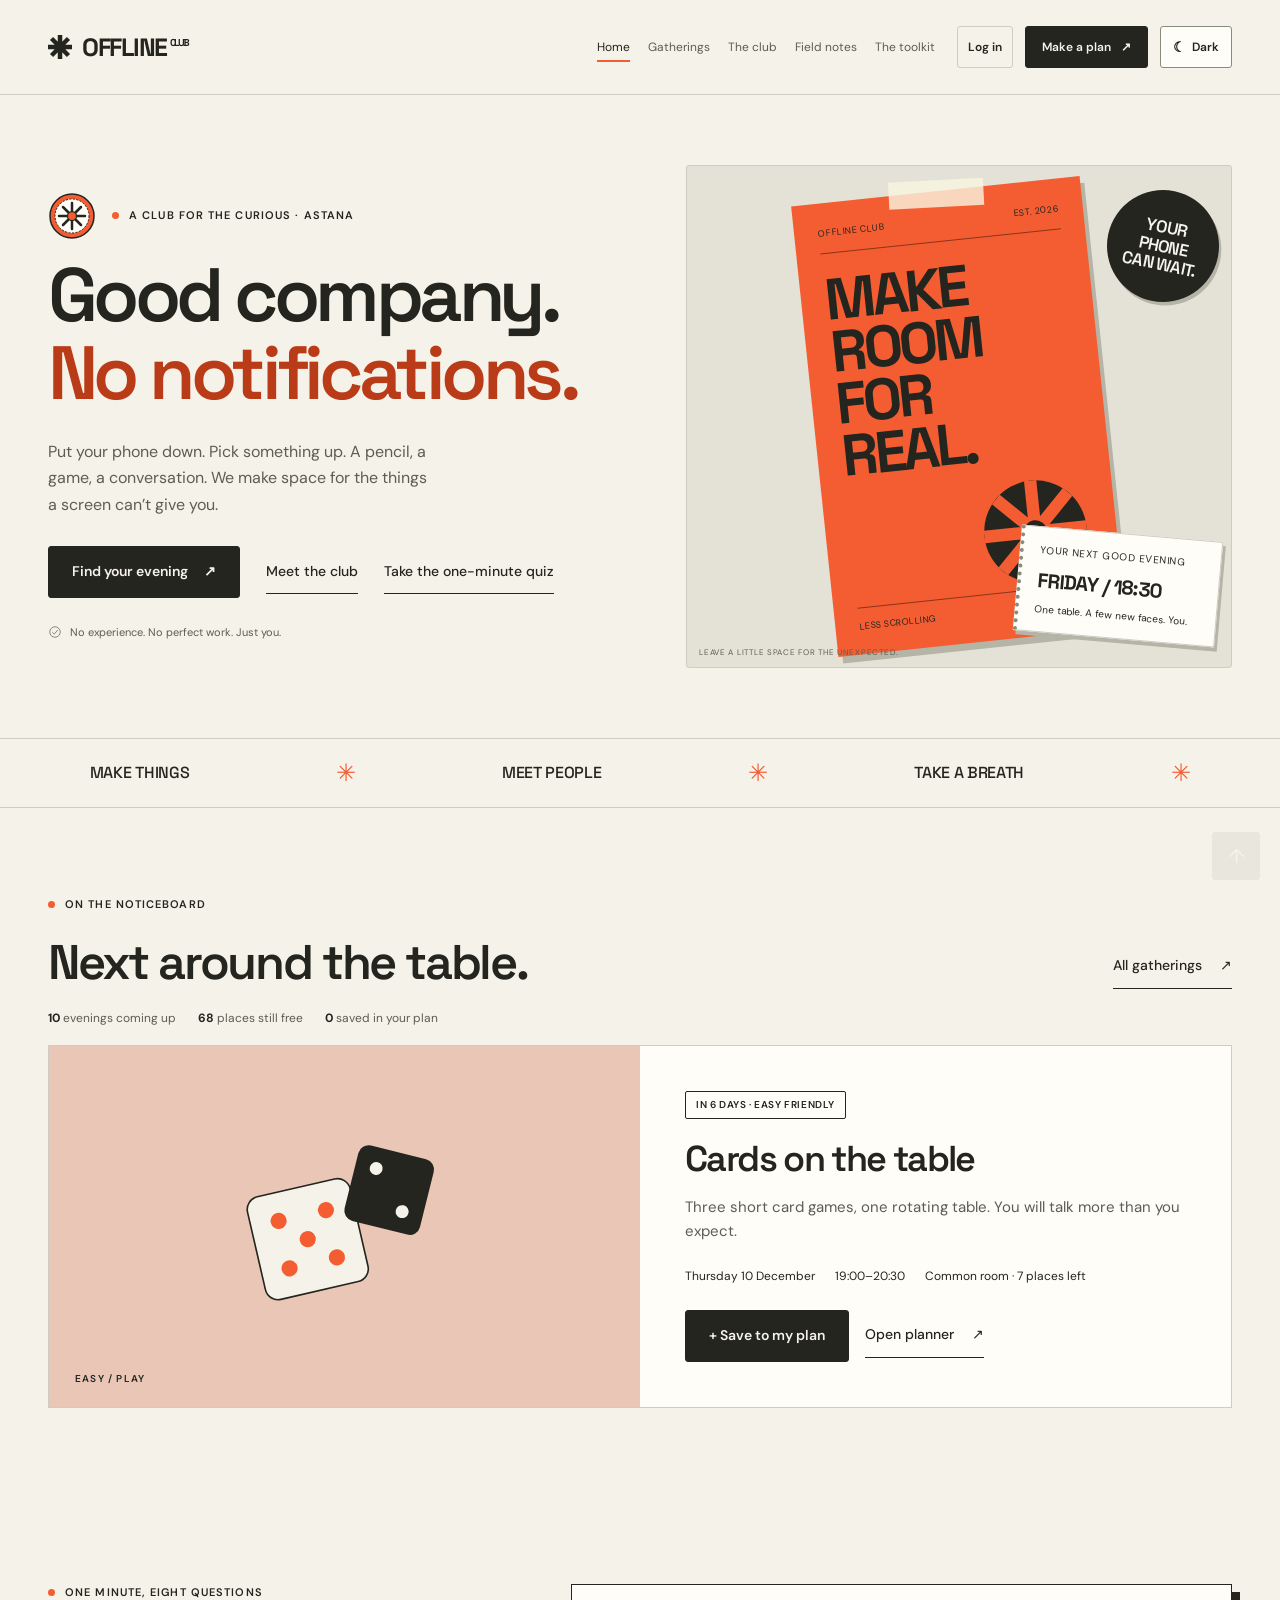
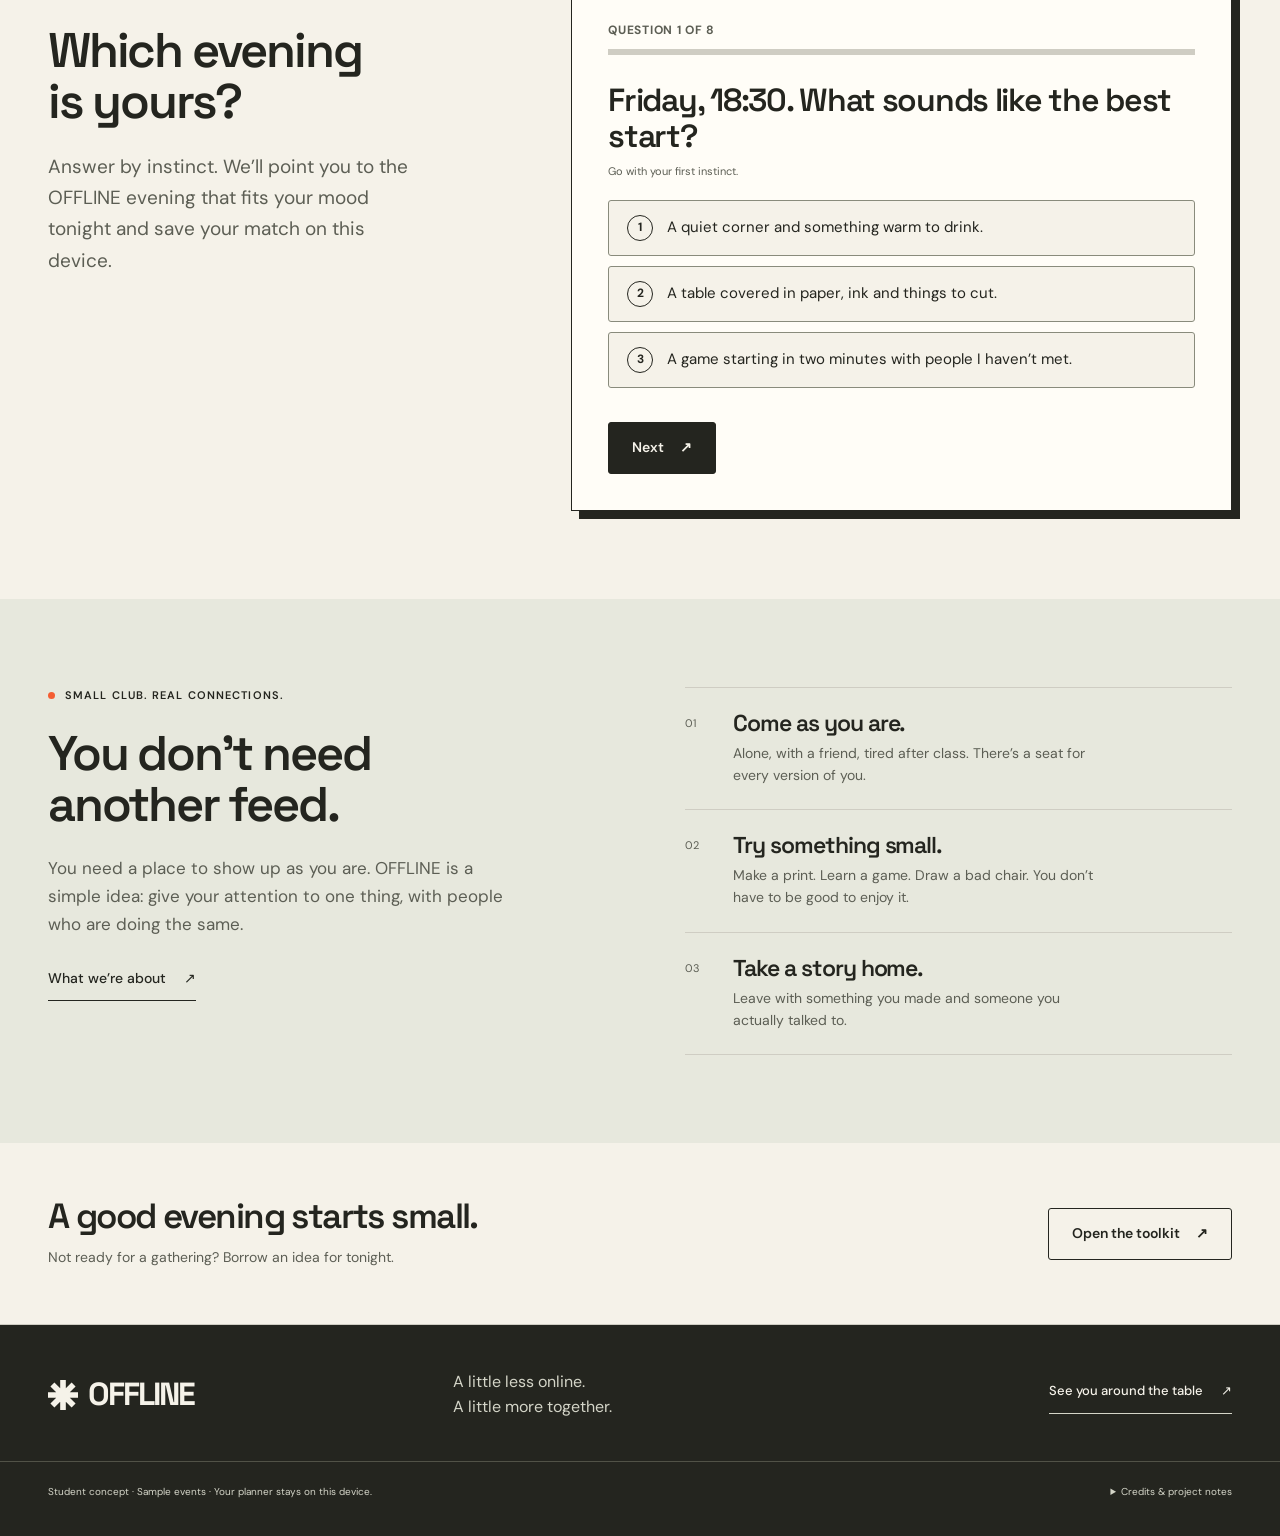
<file: index.html>
<!doctype html>
<html lang="en" data-theme="light">
<head>
  <meta charset="utf-8">
  <meta name="viewport" content="width=device-width, initial-scale=1">
  <meta name="description" content="Good company. No notifications. A student club for making, playing and slowing down together.">
  <meta name="theme-color" content="#f5f2e9">
  <title>Home — OFFLINE Club</title>
  <link rel="icon" href="assets/favicon.svg" type="image/svg+xml">
  <link rel="stylesheet" href="assets/vendor/bootstrap.min.css">
  <link rel="stylesheet" href="assets/fonts/fonts.css">
  <link rel="stylesheet" href="assets/css/style.css">
  <link rel="stylesheet" href="assets/css/secondary.css">
  <link rel="stylesheet" href="assets/css/forms.css">
  <link rel="stylesheet" href="assets/css/pages/index.css">
  <script src="assets/vendor/jquery-3.7.1.min.js" defer></script>
  <script src="assets/vendor/bootstrap.bundle.min.js" defer></script>
  <script src="assets/js/core.js" defer></script>
  <script src="assets/js/validation.js" defer></script>
  <script src="assets/js/data/gatherings.js" defer></script>
  <script src="assets/js/data/quiz.js" defer></script>
  <script src="assets/js/pages/index.js" defer></script>
  <noscript><style>.navbar-collapse.collapse{display:block}.navbar-toggler{display:none}.session-filters{display:none}</style></noscript>
</head>
<body>
  <a class="skip-link" href="#main-content">Skip to content</a>
  <header class="site-header">
    <nav class="navbar navbar-expand-lg container" aria-label="Main navigation">
      <a class="navbar-brand" href="index.html" aria-label="OFFLINE home"><svg viewBox="0 0 32 32" aria-hidden="true"><path d="M16 0v32M0 16h32M4.7 4.7l22.6 22.6M4.7 27.3L27.3 4.7" stroke="currentColor" stroke-width="6"/></svg><span>OFFLINE<span class="brand-period">CLUB</span></span></a>
      <button class="navbar-toggler" type="button" data-bs-toggle="collapse" data-bs-target="#site-navigation" aria-controls="site-navigation" aria-expanded="false" aria-label="Toggle navigation"><span class="menu-lines" aria-hidden="true"></span><span>Menu</span></button>
      <div class="collapse navbar-collapse" id="site-navigation">
        <div class="navbar-nav nav-links"><a class="nav-link active" href="index.html" aria-current="page">Home</a><a class="nav-link" href="gatherings.html">Gatherings</a><a class="nav-link" href="about.html">The club</a><a class="nav-link" href="fieldnotes.html">Field notes</a><a class="nav-link" href="toolkit.html">The toolkit</a></div>
        <div class="nav-utilities">
          <div class="nav-auth-area" id="nav-auth-area"><a class="nav-login-link" href="join.html#login">Log in</a></div>
          <a class="button button-small nav-join" href="join.html">Make a plan <span class="nav-plan-badge" id="nav-plan-count" hidden>0</span> <span aria-hidden="true">↗</span></a>
          <button class="theme-toggle" id="theme-toggle" type="button" aria-pressed="false" aria-label="Switch to dark mode"><span class="theme-toggle-icon" aria-hidden="true">☾</span><span class="theme-toggle-label">Dark</span></button>
        </div>
      </div>
    </nav>
  </header>
  <main id="main-content">
  <section class="home-hero container" aria-labelledby="home-title">
    <div class="hero-copy">
      <div class="d-flex align-items-center gap-3 mb-3">
        <img src="assets/images/hero-stamp.svg" alt="OFFLINE Club Astana circular stamp emblem" width="48" height="48" class="feature-badge-img">
        <p class="eyebrow m-0">A club for the curious · Astana</p>
      </div>
      <h1 id="home-title" class="home-title">Good company.<br><span>No notifications.</span></h1>
      <p class="lead-copy">Put your phone down. Pick something up. A pencil, a game, a conversation. We make space for the things a screen can’t give you.</p>
      <div class="hero-actions"><a class="button" href="gatherings.html">Find your evening <span aria-hidden="true">↗</span></a><a class="text-link" href="about.html">Meet the club</a><a class="text-link" href="#quiz">Take the one-minute quiz</a></div>
      <p class="hero-footnote"><svg viewBox="0 0 20 20" fill="none" aria-hidden="true"><circle cx="10" cy="10" r="7.5" stroke="currentColor"/><path d="m6 10 3 3 5-6" stroke="currentColor"/></svg>No experience. No perfect work. Just you.</p>
    </div>
    <div class="hero-board" role="img" aria-label="A handmade noticeboard: Make room for real. Your phone can wait. Friday, 18:30, meet at the table.">
      <div class="poster"><span class="paper-tape"></span><div class="poster-top"><span>OFFLINE CLUB</span><span>EST. 2026</span></div><p class="poster-headline">MAKE<br>ROOM<br>FOR REAL.</p><svg viewBox="0 0 120 120" aria-hidden="true"><circle cx="60" cy="60" r="54" fill="#24251f"/><path d="M60 6v108M6 60h108M22 22l76 76M22 98l76-76" stroke="#f45d32" stroke-width="13"/><circle cx="60" cy="60" r="12" fill="#24251f"/></svg><div class="poster-bottom"><span>LESS SCROLLING</span><span>MORE LIVING ↗</span></div></div>
      <div class="round-sticker">YOUR<br>PHONE<br>CAN WAIT.</div>
      <div class="hero-ticket"><p>Your next good evening</p><strong>FRIDAY / 18:30</strong><span>One table. A few new faces. You.</span></div>
      <span class="board-caption">Leave a little space for the unexpected.</span>
    </div>
  </section>
  <div class="word-strip"><span>MAKE THINGS</span><span class="asterisk" aria-hidden="true">✳</span><span>MEET PEOPLE</span><span class="asterisk" aria-hidden="true">✳</span><span>TAKE A BREATH</span><span class="asterisk" aria-hidden="true">✳</span></div>
  <section class="container section-space" aria-labelledby="next-title">
    <div class="section-top"><div><p class="eyebrow">On the noticeboard</p><h2 class="section-heading" id="next-title">Next around the table.</h2></div><a href="gatherings.html" class="text-link">All gatherings <span aria-hidden="true">↗</span></a></div>
    <p class="result-summary" id="next-summary" aria-live="polite"></p>
    <article class="next-gathering" id="next-gathering" aria-live="polite" data-reveal>
      <h3 class="visually-hidden">Upcoming gathering</h3>
      <noscript><p class="gathering-note">The next evening appears here with JavaScript on. You can always <a href="gatherings.html">browse every gathering</a>.</p></noscript>
    </article>
  </section>
  <section class="container section-space quiz-section" id="quiz" aria-labelledby="quiz-title">
    <div class="quiz-intro">
      <p class="eyebrow">One minute, eight questions</p>
      <h2 id="quiz-title" class="section-heading">Which evening<br>is yours?</h2>
      <p class="lead-copy">Answer by instinct. We’ll point you to the OFFLINE evening that fits your mood tonight and save your match on this device.</p>
    </div>
    <div class="quiz-card" id="quiz-card" data-reveal>
      <noscript><p class="gathering-note">The quiz needs JavaScript. You can still <a href="gatherings.html">browse every evening</a>.</p></noscript>
      <div class="quiz-stage" id="quiz-stage"></div>
    </div>
  </section>
  <section class="intro-section section-space" aria-labelledby="how-title" data-reveal><div class="container intro-grid"><div><p class="eyebrow">Small club. Real connections.</p><h2 id="how-title" class="section-heading">You don’t need<br>another feed.</h2><p class="lead-copy">You need a place to show up as you are. OFFLINE is a simple idea: give your attention to one thing, with people who are doing the same.</p><a class="text-link" href="about.html">What we’re about <span aria-hidden="true">↗</span></a></div><ol class="rule-list"><li><span class="rule-number">01</span><div><h3>Come as you are.</h3><p>Alone, with a friend, tired after class. There’s a seat for every version of you.</p></div></li><li><span class="rule-number">02</span><div><h3>Try something small.</h3><p>Make a print. Learn a game. Draw a bad chair. You don’t have to be good to enjoy it.</p></div></li><li><span class="rule-number">03</span><div><h3>Take a story home.</h3><p>Leave with something you made and someone you actually talked to.</p></div></li></ol></div></section>
  <section class="bottom-note"><div class="container bottom-note-inner"><div><h2>A good evening starts small.</h2><p>Not ready for a gathering? Borrow an idea for tonight.</p></div><a href="toolkit.html" class="button button-outline">Open the toolkit <span aria-hidden="true">↗</span></a></div></section>
</main>

  <footer class="site-footer">
    <div class="container footer-top">
      <a class="footer-brand" href="index.html"><svg viewBox="0 0 32 32" aria-hidden="true"><path d="M16 0v32M0 16h32M4.7 4.7l22.6 22.6M4.7 27.3L27.3 4.7" stroke="currentColor" stroke-width="6"/></svg> OFFLINE</a>
      <p>A little less online.<br>A little more together.</p>
      <a class="text-link" href="join.html">See you around the table <span aria-hidden="true">↗</span></a>
    </div>
    <div class="container footer-bottom">
      <p>Student concept · Sample events · Your planner stays on this device.</p>
      <details class="credits"><summary>Credits &amp; project notes</summary><p>Original layout and vector artwork. Content, artwork and code developed with AI assistance. <a href="https://fonts.google.com/specimen/Space+Grotesk">Space Grotesk</a> by Florian Karsten; <a href="https://fonts.google.com/specimen/DM+Sans">DM Sans</a> by Colophon Foundry. <a href="https://getbootstrap.com/">Bootstrap</a> 5.3.8 and <a href="https://jquery.com/">jQuery</a> 3.7.1, MIT license. No downloaded theme.</p></details>
    </div>
  </footer>
</body>
</html>
</file>
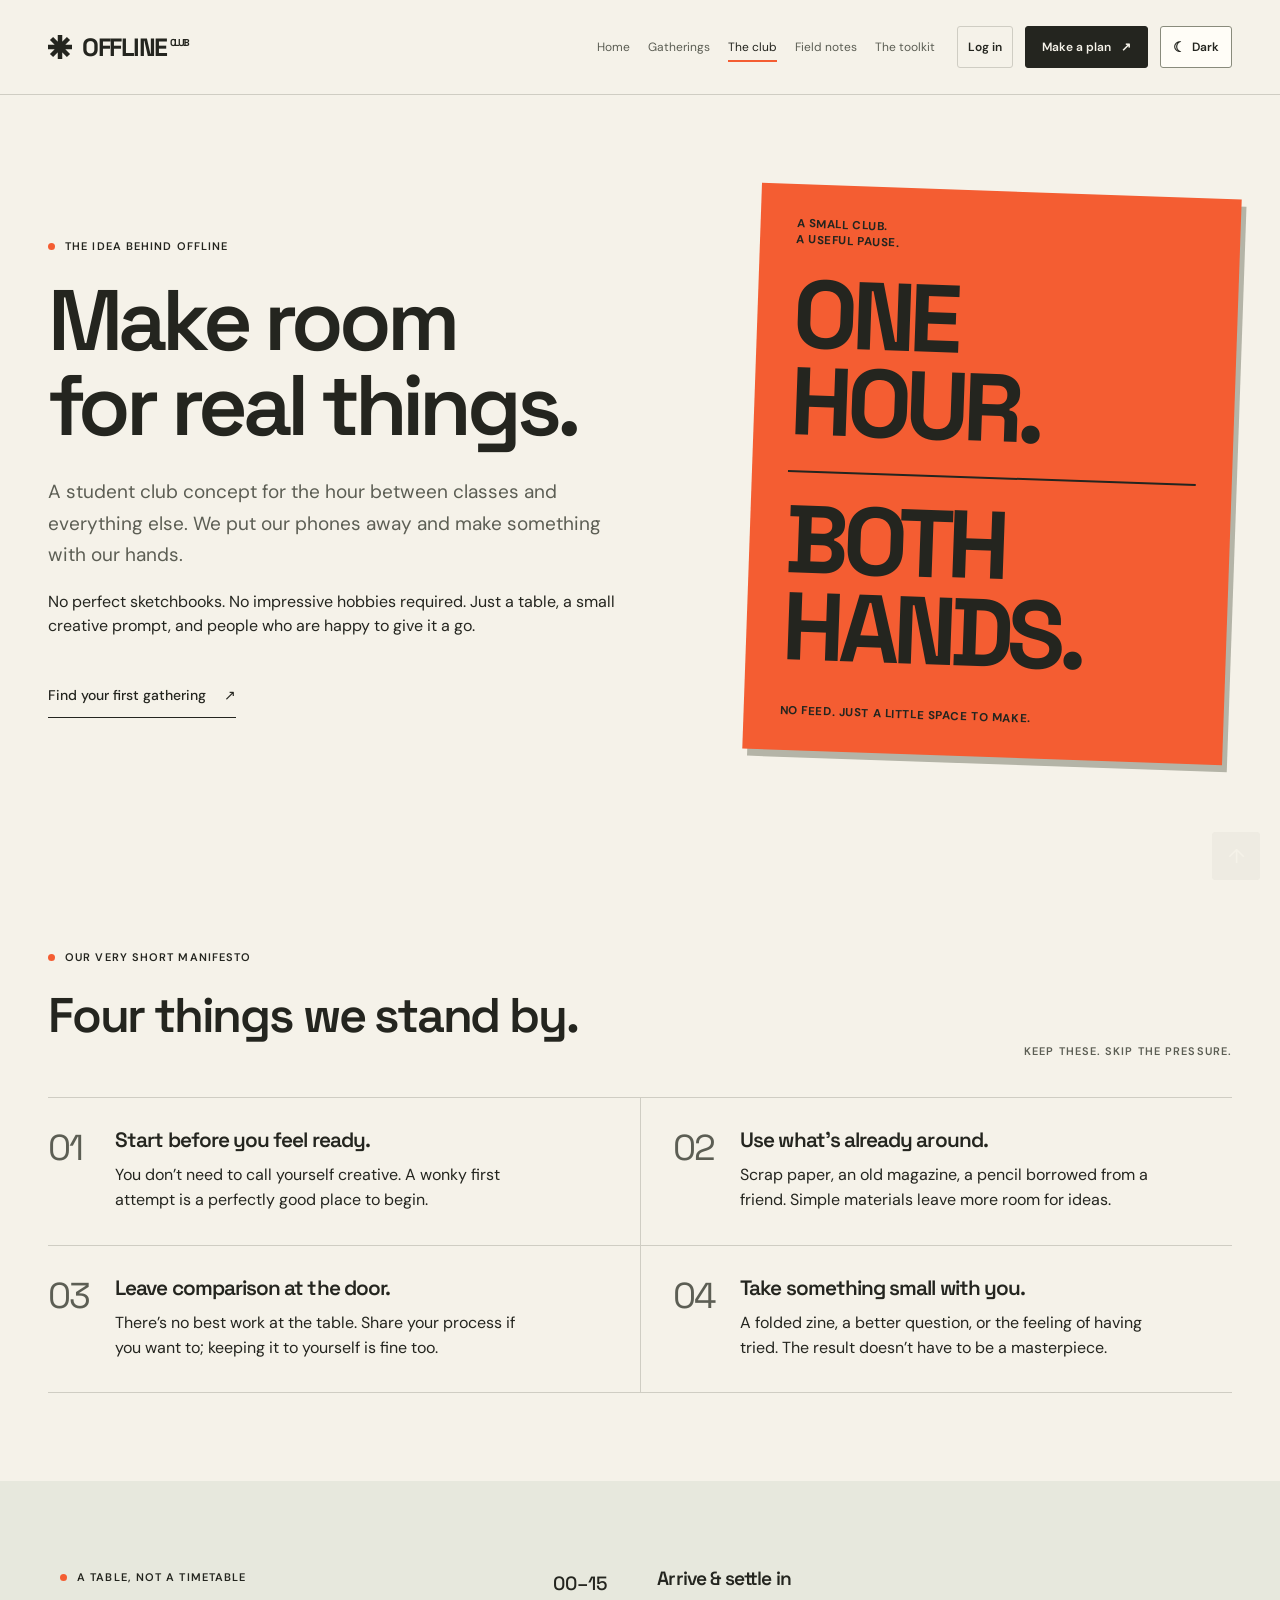
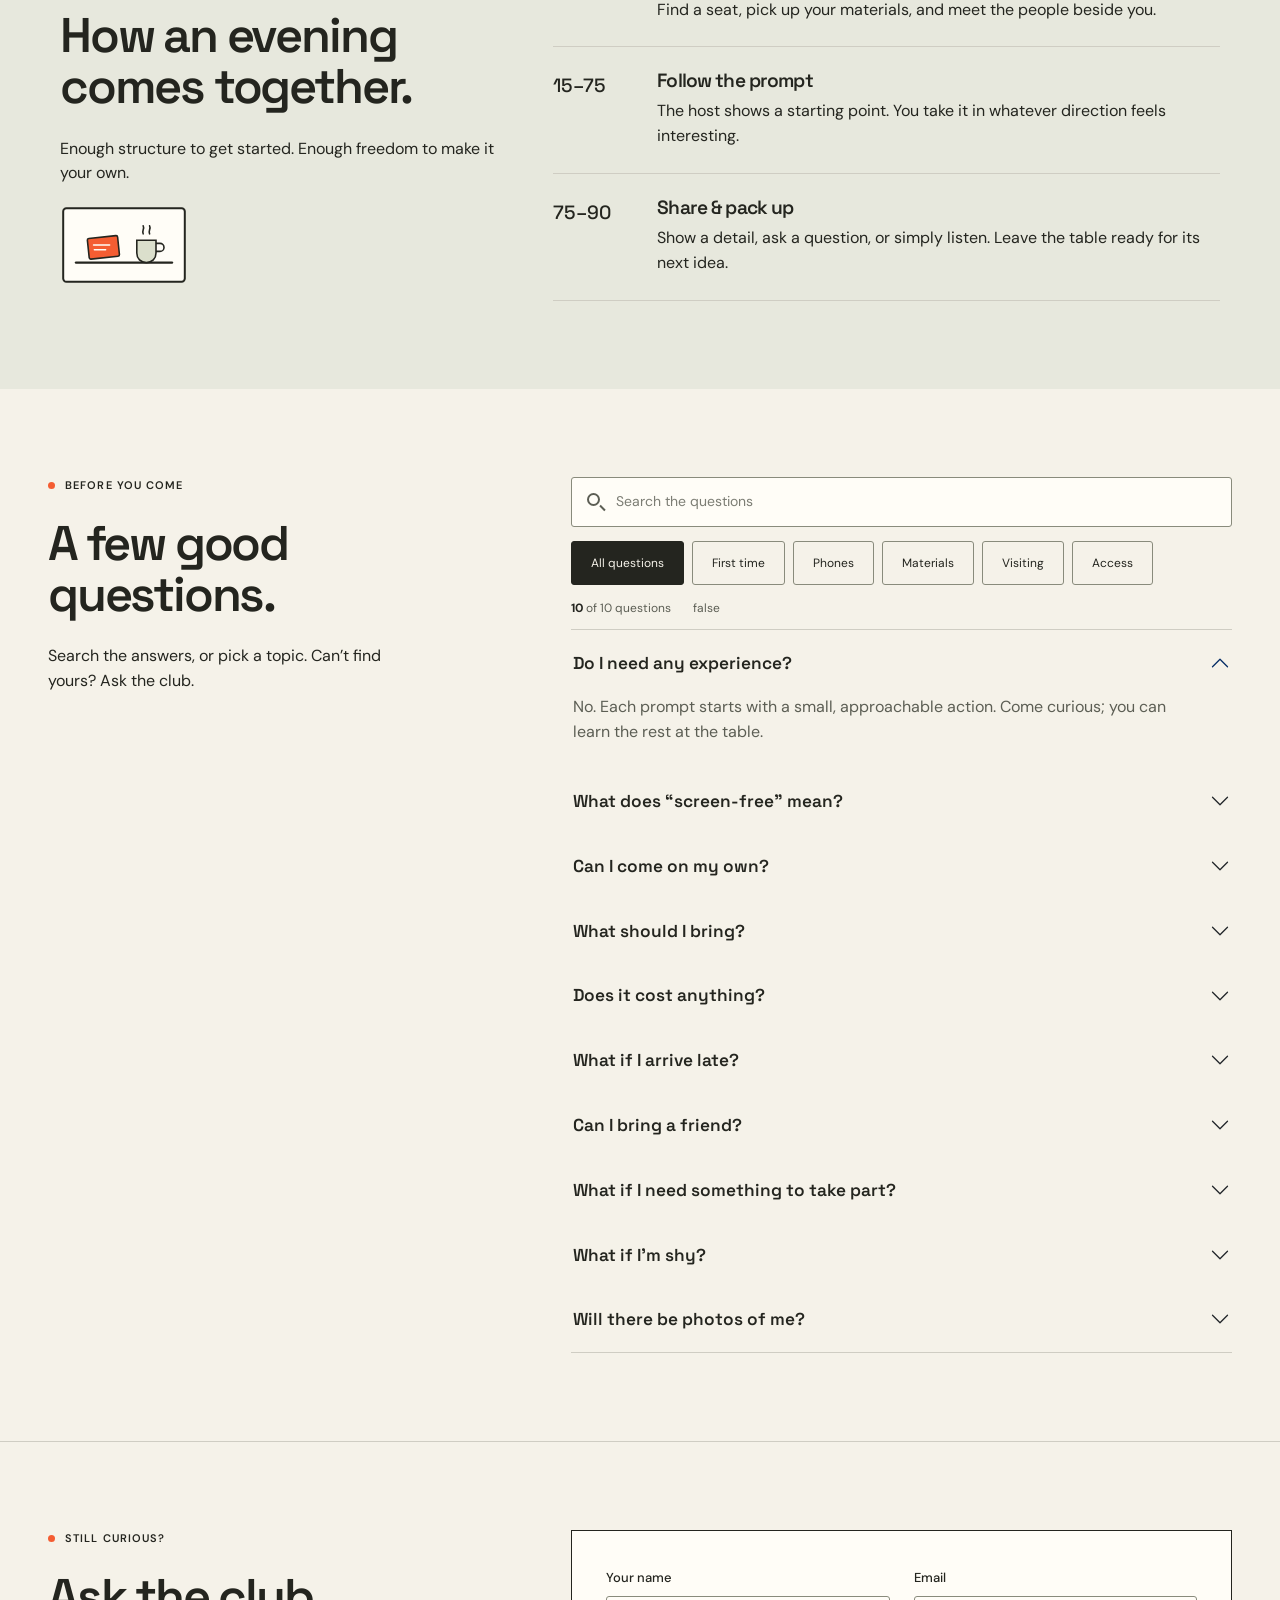
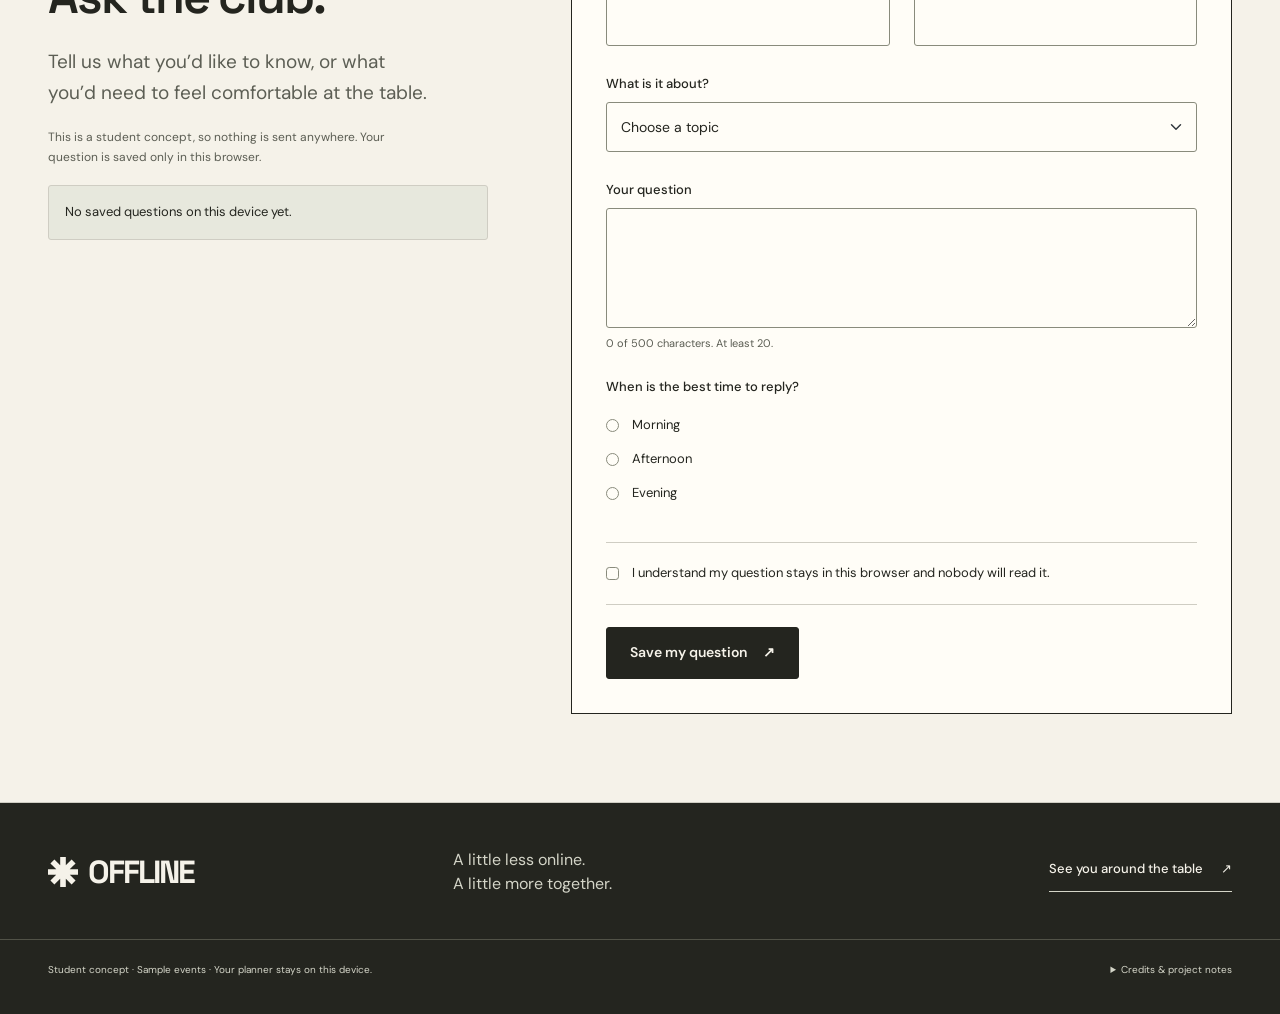
<file: about.html>
<!doctype html>
<html lang="en" data-theme="light">
<head>
  <meta charset="utf-8">
  <meta name="viewport" content="width=device-width, initial-scale=1">
  <meta name="description" content="Meet OFFLINE, a student club making space for real conversations and imperfect creative work.">
  <meta name="theme-color" content="#f5f2e9">
  <title>The club — OFFLINE Club</title>
  <link rel="icon" href="assets/favicon.svg" type="image/svg+xml">
  <link rel="stylesheet" href="assets/vendor/bootstrap.min.css">
  <link rel="stylesheet" href="assets/fonts/fonts.css">
  <link rel="stylesheet" href="assets/css/style.css">
  <link rel="stylesheet" href="assets/css/secondary.css">
  <link rel="stylesheet" href="assets/css/forms.css">
  <link rel="stylesheet" href="assets/css/pages/about.css">
  <script src="assets/vendor/jquery-3.7.1.min.js" defer></script>
  <script src="assets/vendor/bootstrap.bundle.min.js" defer></script>
  <script src="assets/js/core.js" defer></script>
  <script src="assets/js/validation.js" defer></script>
  <script src="assets/js/data/faq.js" defer></script>
  <script src="assets/js/pages/about.js" defer></script>
  <noscript><style>.navbar-collapse.collapse{display:block}.navbar-toggler{display:none}.session-filters{display:none}</style></noscript>
</head>
<body>
  <a class="skip-link" href="#main-content">Skip to content</a>
  <header class="site-header">
    <nav class="navbar navbar-expand-lg container" aria-label="Main navigation">
      <a class="navbar-brand" href="index.html" aria-label="OFFLINE home"><svg viewBox="0 0 32 32" aria-hidden="true"><path d="M16 0v32M0 16h32M4.7 4.7l22.6 22.6M4.7 27.3L27.3 4.7" stroke="currentColor" stroke-width="6"/></svg><span>OFFLINE<span class="brand-period">CLUB</span></span></a>
      <button class="navbar-toggler" type="button" data-bs-toggle="collapse" data-bs-target="#site-navigation" aria-controls="site-navigation" aria-expanded="false" aria-label="Toggle navigation"><span class="menu-lines" aria-hidden="true"></span><span>Menu</span></button>
      <div class="collapse navbar-collapse" id="site-navigation">
        <div class="navbar-nav nav-links"><a class="nav-link" href="index.html">Home</a><a class="nav-link" href="gatherings.html">Gatherings</a><a class="nav-link active" href="about.html" aria-current="page">The club</a><a class="nav-link" href="fieldnotes.html">Field notes</a><a class="nav-link" href="toolkit.html">The toolkit</a></div>
        <div class="nav-utilities">
          <div class="nav-auth-area" id="nav-auth-area"><a class="nav-login-link" href="join.html#login">Log in</a></div>
          <a class="button button-small nav-join" href="join.html">Make a plan <span class="nav-plan-badge" id="nav-plan-count" hidden>0</span> <span aria-hidden="true">↗</span></a>
          <button class="theme-toggle" id="theme-toggle" type="button" aria-pressed="false" aria-label="Switch to dark mode"><span class="theme-toggle-icon" aria-hidden="true">☾</span><span class="theme-toggle-label">Dark</span></button>
        </div>
      </div>
    </nav>
  </header>
  <main id="main-content" class="about-page">
  <section class="container section-space about-intro" aria-labelledby="about-title">
    <div class="about-intro-copy">
      <p class="eyebrow">The idea behind OFFLINE</p>
      <h1 id="about-title" class="display-title">Make room<br>for real things.</h1>
      <p class="lead-copy">A student club concept for the hour between classes and everything else. We put our phones away and make something with our hands.</p>
      <p>No perfect sketchbooks. No impressive hobbies required. Just a table, a small creative prompt, and people who are happy to give it a go.</p>
      <a class="text-link" href="gatherings.html">Find your first gathering <span aria-hidden="true">↗</span></a>
    </div>
    <div class="manifesto-poster" role="img" aria-label="One hour. Both hands. No feed.">
      <span class="poster-caption">A small club.<br>A useful pause.</span>
      <p>ONE<br>HOUR.</p>
      <div class="poster-line" aria-hidden="true"></div>
      <p>BOTH<br>HANDS.</p>
      <span class="poster-foot">No feed. Just a little space to make.</span>
    </div>
  </section>

  <section class="container section-space" aria-labelledby="principles-title" data-reveal>
    <div class="section-heading-row">
      <div>
        <p class="eyebrow">Our very short manifesto</p>
        <h2 id="principles-title" class="section-heading">Four things we stand by.</h2>
      </div>
      <span class="meta">Keep these. Skip the pressure.</span>
    </div>
    <ol class="manifesto-list">
      <li><span class="manifesto-number" aria-hidden="true">01</span><div><h3>Start before you feel ready.</h3><p>You don’t need to call yourself creative. A wonky first attempt is a perfectly good place to begin.</p></div></li>
      <li><span class="manifesto-number" aria-hidden="true">02</span><div><h3>Use what’s already around.</h3><p>Scrap paper, an old magazine, a pencil borrowed from a friend. Simple materials leave more room for ideas.</p></div></li>
      <li><span class="manifesto-number" aria-hidden="true">03</span><div><h3>Leave comparison at the door.</h3><p>There’s no best work at the table. Share your process if you want to; keeping it to yourself is fine too.</p></div></li>
      <li><span class="manifesto-number" aria-hidden="true">04</span><div><h3>Take something small with you.</h3><p>A folded zine, a better question, or the feeling of having tried. The result doesn’t have to be a masterpiece.</p></div></li>
    </ol>
  </section>

  <section class="about-process section-space" aria-labelledby="process-title">
    <div class="container row g-4 align-items-start">
      <div class="col-lg-5">
        <p class="eyebrow">A table, not a timetable</p>
        <h2 id="process-title" class="section-heading">How an evening<br>comes together.</h2>
        <p>Enough structure to get started. Enough freedom to make it your own.</p>
        <img src="assets/images/club-table.svg" alt="Illustration of hands sketching and sharing tea around a wooden table" width="128" height="80" class="feature-badge-img mt-2">
      </div>
      <div class="col-lg-7">
        <ol class="hour-list">
          <li><span class="hour-time">00–15</span><div><h3>Arrive &amp; settle in</h3><p>Find a seat, pick up your materials, and meet the people beside you.</p></div></li>
          <li><span class="hour-time">15–75</span><div><h3>Follow the prompt</h3><p>The host shows a starting point. You take it in whatever direction feels interesting.</p></div></li>
          <li><span class="hour-time">75–90</span><div><h3>Share &amp; pack up</h3><p>Show a detail, ask a question, or simply listen. Leave the table ready for its next idea.</p></div></li>
        </ol>
      </div>
    </div>
  </section>

  <section class="container section-space about-faq" id="questions" aria-labelledby="faq-title">
    <div>
      <p class="eyebrow">Before you come</p>
      <h2 id="faq-title" class="section-heading">A few good<br>questions.</h2>
      <p>Search the answers, or pick a topic. Can’t find yours? <a href="#ask">Ask the club</a>.</p>
    </div>
    <div class="faq-area">
      <div class="faq-tools">
        <div class="search-field">
          <label class="visually-hidden" for="faq-search">Search the questions</label>
          <input class="form-control" id="faq-search" type="search" placeholder="Search the questions" autocomplete="off">
        </div>
        <div class="session-filters" id="faq-topics" role="group" aria-label="Filter questions by topic"></div>
      </div>
      <p class="result-summary" id="faq-count" aria-live="polite"></p>
      <div class="accordion" id="club-faq"></div>
      <div class="empty-state" id="faq-empty" hidden>
        <h3>No question like that yet.</h3>
        <p>Try a shorter word, or ask us directly in the form below.</p>
        <button class="button button-outline" type="button" id="faq-reset">Clear search</button>
      </div>
      <noscript><p class="gathering-note">The questions need JavaScript. The short version: no experience needed, come alone or with a friend, and keep your phone away if you can.</p></noscript>
    </div>
  </section>

  <section class="container section-space ask-section" id="ask" aria-labelledby="ask-title">
    <div class="ask-intro">
      <p class="eyebrow">Still curious?</p>
      <h2 id="ask-title" class="section-heading">Ask the club.</h2>
      <p class="lead-copy">Tell us what you’d like to know, or what you’d need to feel comfortable at the table.</p>
      <p class="form-notice">This is a student concept, so nothing is sent anywhere. Your question is saved only in this browser.</p>
      <div class="saved-questions-box" id="ask-saved" aria-live="polite"></div>
    </div>
    <form class="ask-form" id="ask-form" novalidate>
      <div class="row">
        <div class="col-md-6 form-field">
          <label class="form-label" for="ask-name">Your name</label>
          <input class="form-control" id="ask-name" name="name" type="text" autocomplete="given-name" maxlength="40">
        </div>
        <div class="col-md-6 form-field">
          <label class="form-label" for="ask-email">Email</label>
          <input class="form-control" id="ask-email" name="email" type="email" autocomplete="email" inputmode="email">
        </div>
      </div>
      <div class="form-field">
        <label class="form-label" for="ask-topic">What is it about?</label>
        <select class="form-select" id="ask-topic" name="topic">
          <option value="">Choose a topic</option>
          <option value="First time">My first time</option>
          <option value="Phones">Phones and screens</option>
          <option value="Materials">Materials</option>
          <option value="Visiting">Visiting with friends</option>
          <option value="Access">Access and comfort</option>
          <option value="Other">Something else</option>
        </select>
      </div>
      <div class="form-field">
        <label class="form-label" for="ask-message">Your question</label>
        <textarea class="form-control" id="ask-message" name="message" rows="4" aria-describedby="ask-count"></textarea>
        <p class="form-hint" id="ask-count">0 of 500 characters. At least 20.</p>
      </div>
      <fieldset class="form-field">
        <legend>When is the best time to reply?</legend>
        <div class="form-check"><input class="form-check-input" type="radio" id="ask-time-morning" name="replyTime" value="morning"><label class="form-check-label" for="ask-time-morning">Morning</label></div>
        <div class="form-check"><input class="form-check-input" type="radio" id="ask-time-afternoon" name="replyTime" value="afternoon"><label class="form-check-label" for="ask-time-afternoon">Afternoon</label></div>
        <div class="form-check"><input class="form-check-input" type="radio" id="ask-time-evening" name="replyTime" value="evening"><label class="form-check-label" for="ask-time-evening">Evening</label></div>
      </fieldset>
      <div class="form-check consent-check form-field">
        <input class="form-check-input" type="checkbox" id="ask-consent" name="consent">
        <label class="form-check-label" for="ask-consent">I understand my question stays in this browser and nobody will read it.</label>
      </div>
      <button class="button" type="submit">Save my question <span aria-hidden="true">↗</span></button>
    </form>
  </section>
</main>
  <footer class="site-footer">
    <div class="container footer-top">
      <a class="footer-brand" href="index.html"><svg viewBox="0 0 32 32" aria-hidden="true"><path d="M16 0v32M0 16h32M4.7 4.7l22.6 22.6M4.7 27.3L27.3 4.7" stroke="currentColor" stroke-width="6"/></svg> OFFLINE</a>
      <p>A little less online.<br>A little more together.</p>
      <a class="text-link" href="join.html">See you around the table <span aria-hidden="true">↗</span></a>
    </div>
    <div class="container footer-bottom">
      <p>Student concept · Sample events · Your planner stays on this device.</p>
      <details class="credits"><summary>Credits &amp; project notes</summary><p>Original layout and vector artwork. Content, artwork and code developed with AI assistance. <a href="https://fonts.google.com/specimen/Space+Grotesk">Space Grotesk</a> by Florian Karsten; <a href="https://fonts.google.com/specimen/DM+Sans">DM Sans</a> by Colophon Foundry. <a href="https://getbootstrap.com/">Bootstrap</a> 5.3.8 and <a href="https://jquery.com/">jQuery</a> 3.7.1, MIT license. No downloaded theme.</p></details>
    </div>
  </footer>
</body>
</html>
</file>
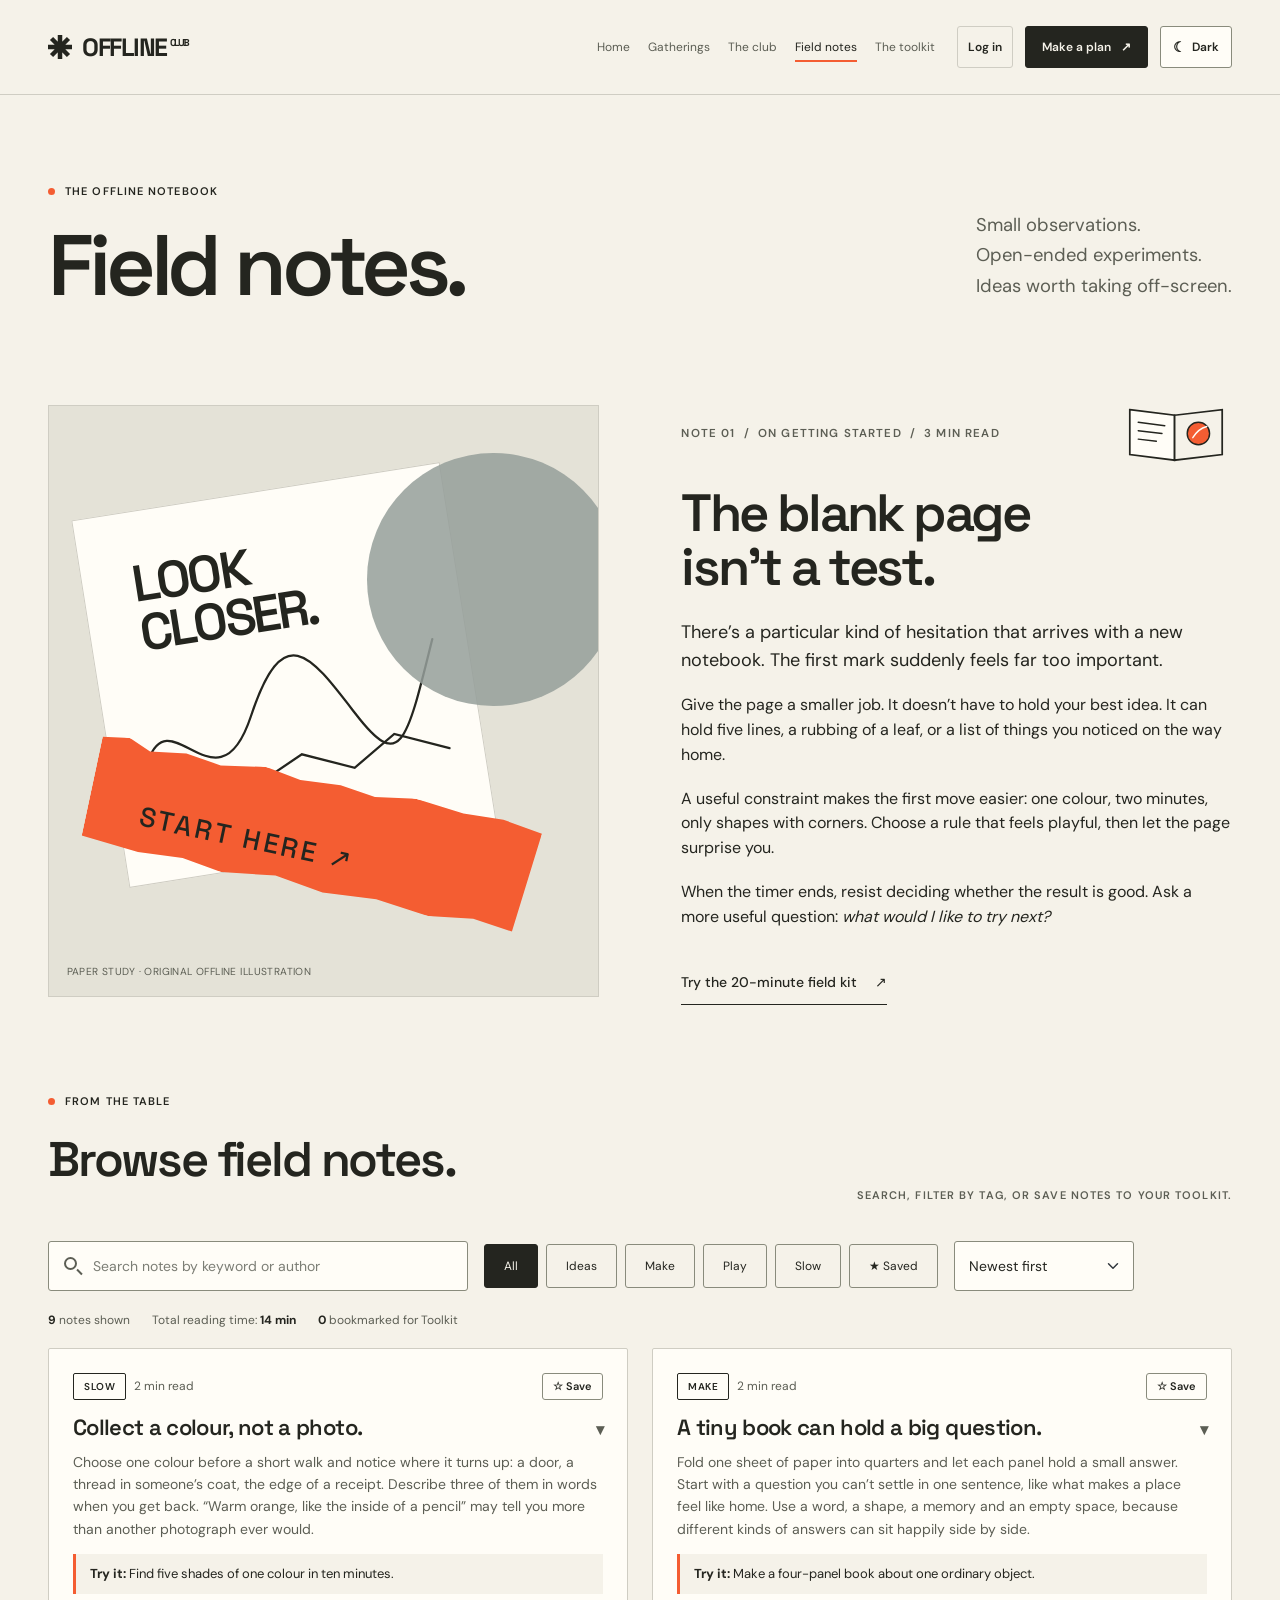
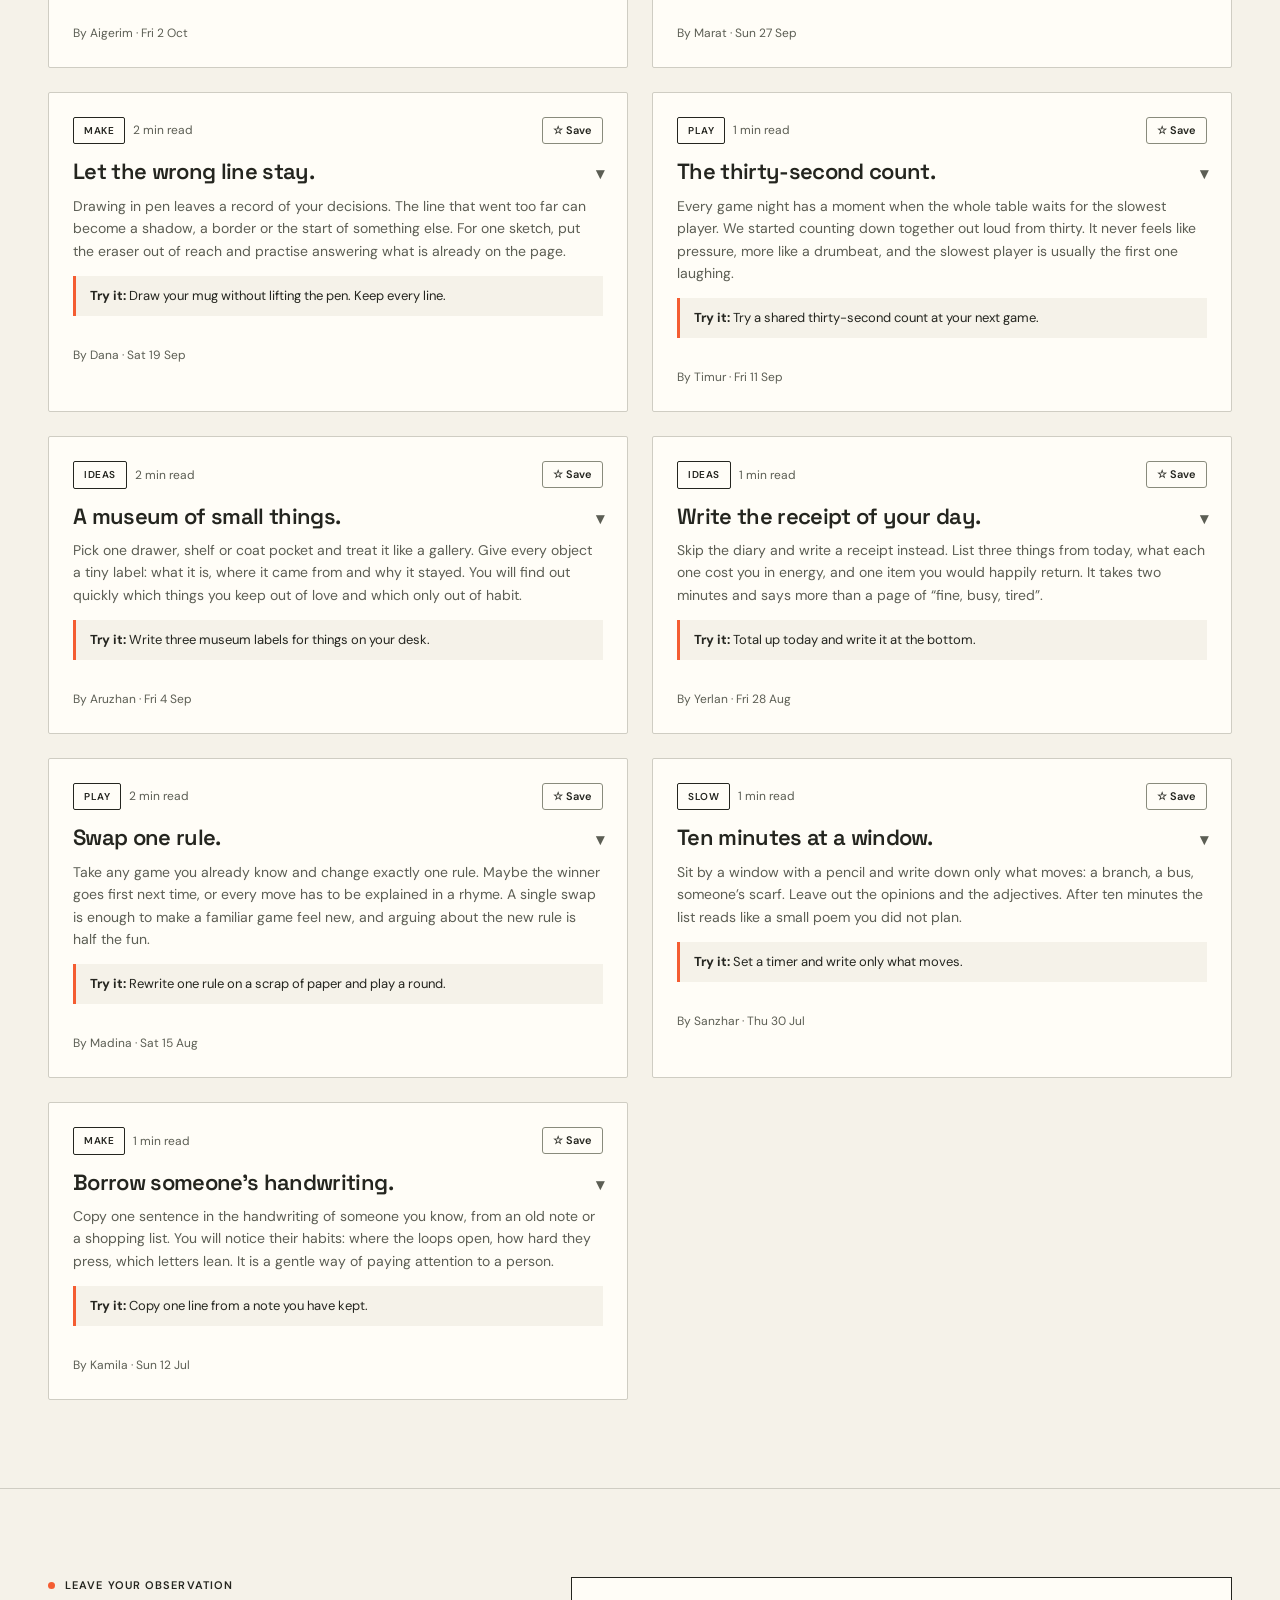
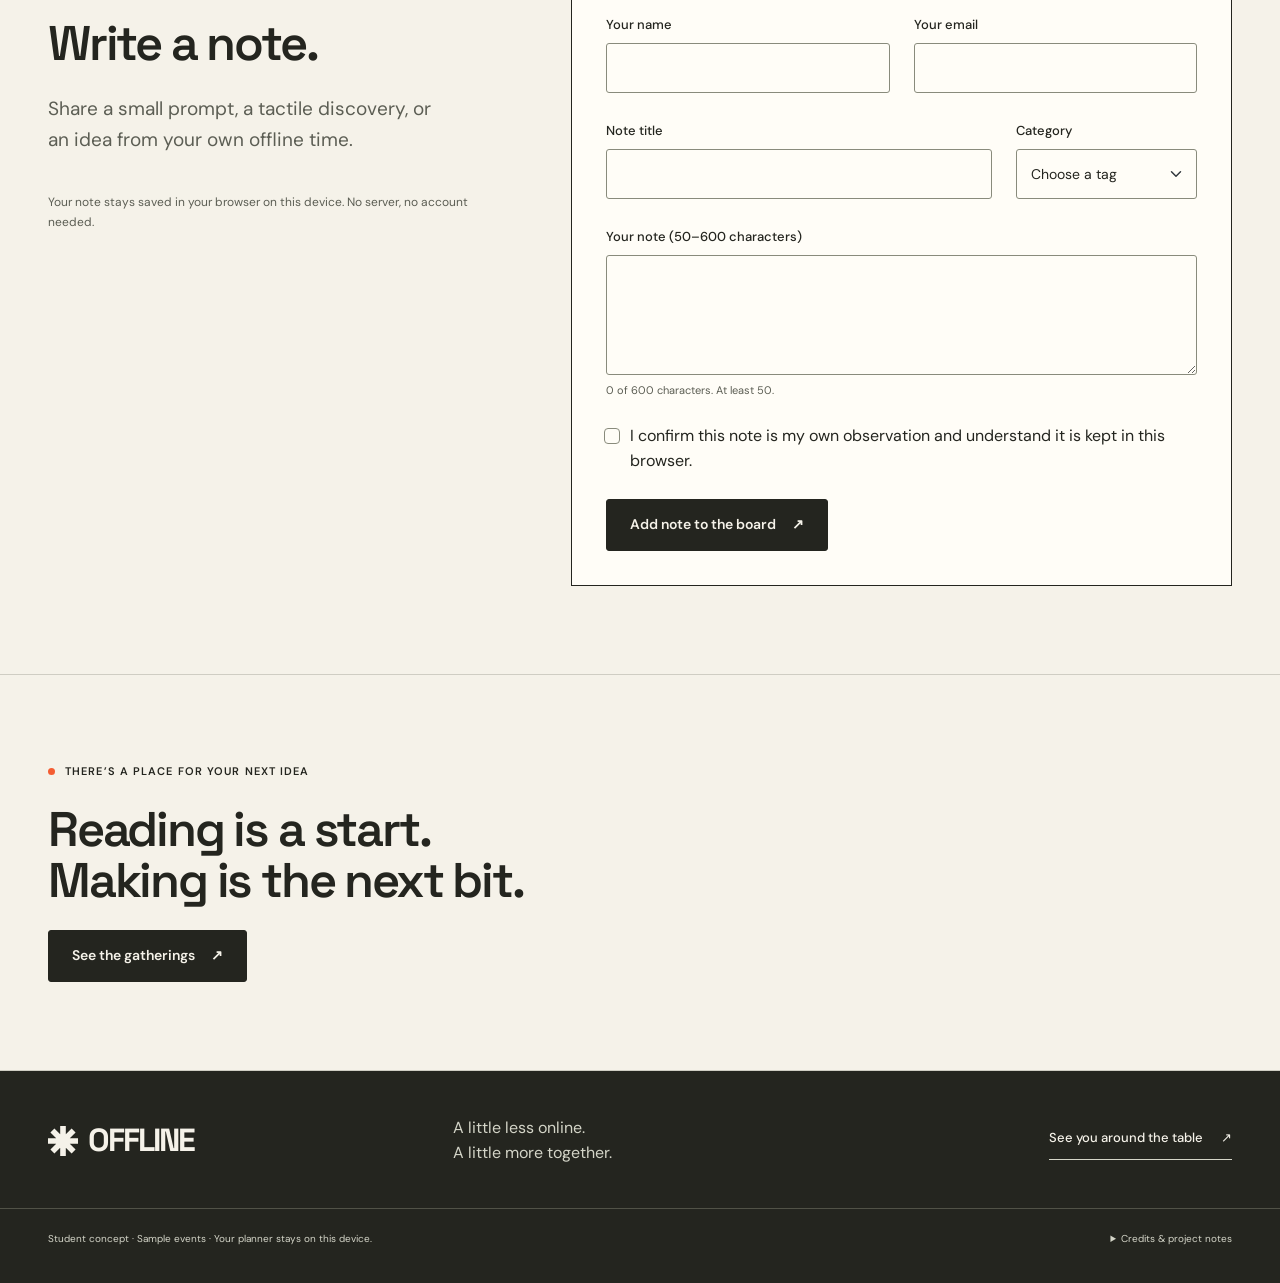
<file: fieldnotes.html>
<!doctype html>
<html lang="en" data-theme="light">
<head>
  <meta charset="utf-8">
  <meta name="viewport" content="width=device-width, initial-scale=1">
  <meta name="description" content="Small observations and creative prompts from the OFFLINE notebook.">
  <meta name="theme-color" content="#f5f2e9">
  <title>Field notes — OFFLINE Club</title>
  <link rel="icon" href="assets/favicon.svg" type="image/svg+xml">
  <link rel="stylesheet" href="assets/vendor/bootstrap.min.css">
  <link rel="stylesheet" href="assets/fonts/fonts.css">
  <link rel="stylesheet" href="assets/css/style.css">
  <link rel="stylesheet" href="assets/css/secondary.css">
  <link rel="stylesheet" href="assets/css/forms.css">
  <link rel="stylesheet" href="assets/css/pages/fieldnotes.css">
  <script src="assets/vendor/jquery-3.7.1.min.js" defer></script>
  <script src="assets/vendor/bootstrap.bundle.min.js" defer></script>
  <script src="assets/js/core.js" defer></script>
  <script src="assets/js/validation.js" defer></script>
  <script src="assets/js/data/notes.js" defer></script>
  <script src="assets/js/pages/fieldnotes.js" defer></script>
  <noscript><style>.navbar-collapse.collapse{display:block}.navbar-toggler{display:none}.session-filters{display:none}</style></noscript>
</head>
<body>
  <a class="skip-link" href="#main-content">Skip to content</a>
  <header class="site-header">
    <nav class="navbar navbar-expand-lg container" aria-label="Main navigation">
      <a class="navbar-brand" href="index.html" aria-label="OFFLINE home"><svg viewBox="0 0 32 32" aria-hidden="true"><path d="M16 0v32M0 16h32M4.7 4.7l22.6 22.6M4.7 27.3L27.3 4.7" stroke="currentColor" stroke-width="6"/></svg><span>OFFLINE<span class="brand-period">CLUB</span></span></a>
      <button class="navbar-toggler" type="button" data-bs-toggle="collapse" data-bs-target="#site-navigation" aria-controls="site-navigation" aria-expanded="false" aria-label="Toggle navigation"><span class="menu-lines" aria-hidden="true"></span><span>Menu</span></button>
      <div class="collapse navbar-collapse" id="site-navigation">
        <div class="navbar-nav nav-links"><a class="nav-link" href="index.html">Home</a><a class="nav-link" href="gatherings.html">Gatherings</a><a class="nav-link" href="about.html">The club</a><a class="nav-link active" href="fieldnotes.html" aria-current="page">Field notes</a><a class="nav-link" href="toolkit.html">The toolkit</a></div>
        <div class="nav-utilities">
          <div class="nav-auth-area" id="nav-auth-area"><a class="nav-login-link" href="join.html#login">Log in</a></div>
          <a class="button button-small nav-join" href="join.html">Make a plan <span class="nav-plan-badge" id="nav-plan-count" hidden>0</span> <span aria-hidden="true">↗</span></a>
          <button class="theme-toggle" id="theme-toggle" type="button" aria-pressed="false" aria-label="Switch to dark mode"><span class="theme-toggle-icon" aria-hidden="true">☾</span><span class="theme-toggle-label">Dark</span></button>
        </div>
      </div>
    </nav>
  </header>
  <main id="main-content" class="fieldnotes-page">
  <section class="container section-space journal-heading" aria-labelledby="fieldnotes-title">
    <div><p class="eyebrow">The OFFLINE notebook</p><h1 class="display-title" id="fieldnotes-title">Field notes.</h1></div>
    <p class="lead-copy">Small observations. <br>Open-ended experiments. <br>Ideas worth taking off-screen.</p>
  </section>

  <article class="container journal-feature" aria-labelledby="feature-title">
    <div class="journal-art" role="img" aria-label="An original paper collage with a blue-grey cutout circle, orange torn strip, pencilled lines, and the handwritten words: start here">
      <div class="art-sheet art-sheet-one" aria-hidden="true"><span>LOOK<br>CLOSER.</span><svg viewBox="0 0 300 190"><path d="M20 122C48 71 73 179 115 98S175 53 206 110 246 144 283 56"/><path d="m20 161 48-19 39 18 47-22 44 19 39-24 46 20"/></svg></div>
      <div class="art-circle" aria-hidden="true"></div>
      <div class="art-orange" aria-hidden="true"></div>
      <div class="art-label" aria-hidden="true">start here ↗</div>
      <span class="art-caption">Paper study · original OFFLINE illustration</span>
    </div>
    <div class="journal-feature-copy">
      <div class="d-flex justify-content-between align-items-center flex-wrap gap-2 mb-2">
        <p class="meta mb-0">Note 01 <span aria-hidden="true">/</span> On getting started <span aria-hidden="true">/</span> 3 min read</p>
        <img src="assets/images/notebook-sketch.svg" alt="Open field notebook with botanical leaf rubbing and pencil notes" width="112" height="73" class="feature-badge-img">
      </div>
      <h2 id="feature-title">The blank page<br>isn’t a test.</h2>
      <p class="feature-deck">There’s a particular kind of hesitation that arrives with a new notebook. The first mark suddenly feels far too important.</p>
      <p>Give the page a smaller job. It doesn’t have to hold your best idea. It can hold five lines, a rubbing of a leaf, or a list of things you noticed on the way home.</p>
      <p>A useful constraint makes the first move easier: one colour, two minutes, only shapes with corners. Choose a rule that feels playful, then let the page surprise you.</p>
      <p>When the timer ends, resist deciding whether the result is good. Ask a more useful question: <em>what would I like to try next?</em></p>
      <a class="text-link" href="toolkit.html">Try the 20-minute field kit <span aria-hidden="true">↗</span></a>
    </div>
  </article>

  <section class="container section-space" id="notes-archive" aria-labelledby="notes-archive-title">
    <div class="section-heading-row">
      <div>
        <p class="eyebrow">From the table</p>
        <h2 id="notes-archive-title" class="section-heading">Browse field notes.</h2>
      </div>
      <p class="meta">Search, filter by tag, or save notes to your toolkit.</p>
    </div>

    <div class="notes-controls">
      <div class="search-field">
        <label class="visually-hidden" for="notes-search">Search field notes</label>
        <input class="form-control" id="notes-search" type="search" placeholder="Search notes by keyword or author" autocomplete="off">
      </div>
      <div class="session-filters" id="notes-tags" role="group" aria-label="Filter notes by tag"></div>
      <div class="sort-field">
        <label class="visually-hidden" for="notes-sort">Sort notes</label>
        <select class="form-select" id="notes-sort">
          <option value="newest">Newest first</option>
          <option value="shortest">Shortest read first</option>
          <option value="az">A to Z</option>
        </select>
      </div>
    </div>

    <p class="result-summary" id="notes-summary" aria-live="polite"></p>
    <div class="saved-items-bar mt-3" id="saved-notes-bar" aria-live="polite" hidden></div>

    <div class="notes-grid" id="notes-list"></div>

    <div class="empty-state" id="notes-empty" hidden>
      <h3>No field notes match your filter.</h3>
      <p>Try clearing your search term or choosing a different tag.</p>
      <button class="button button-outline" type="button" id="notes-reset">Clear filters</button>
    </div>

    <noscript><p class="gathering-note">Interactive notes require JavaScript. You can still read the feature note above.</p></noscript>
  </section>

  <section class="container section-space write-note-section" id="write-note" aria-labelledby="write-note-title">
    <div class="write-note-intro">
      <p class="eyebrow">Leave your observation</p>
      <h2 id="write-note-title" class="section-heading">Write a note.</h2>
      <p class="lead-copy">Share a small prompt, a tactile discovery, or an idea from your own offline time.</p>
      <p class="form-notice">Your note stays saved in your browser on this device. No server, no account needed.</p>
    </div>
    <form class="write-note-form" id="write-note-form" novalidate>
      <div class="row">
        <div class="col-md-6 form-field">
          <label class="form-label" for="note-author">Your name</label>
          <input class="form-control" id="note-author" name="author" type="text" autocomplete="name" maxlength="40">
        </div>
        <div class="col-md-6 form-field">
          <label class="form-label" for="note-email">Your email</label>
          <input class="form-control" id="note-email" name="email" type="email" autocomplete="email" inputmode="email">
        </div>
      </div>
      <div class="row">
        <div class="col-md-8 form-field">
          <label class="form-label" for="note-title">Note title</label>
          <input class="form-control" id="note-title" name="title" type="text" maxlength="80">
        </div>
        <div class="col-md-4 form-field">
          <label class="form-label" for="note-tag">Category</label>
          <select class="form-select" id="note-tag" name="tag">
            <option value="">Choose a tag</option>
            <option value="Make">Make</option>
            <option value="Play">Play</option>
            <option value="Slow">Slow</option>
            <option value="Ideas">Ideas</option>
          </select>
        </div>
      </div>
      <div class="form-field">
        <label class="form-label" for="note-text">Your note (50–600 characters)</label>
        <textarea class="form-control" id="note-text" name="text" rows="4" aria-describedby="note-char-count"></textarea>
        <p class="form-hint" id="note-char-count">0 of 600 characters. At least 50.</p>
      </div>
      <div class="form-check consent-check form-field">
        <input class="form-check-input" type="checkbox" id="note-consent" name="consent">
        <label class="form-check-label" for="note-consent">I confirm this note is my own observation and understand it is kept in this browser.</label>
      </div>
      <button class="button" type="submit">Add note to the board <span aria-hidden="true">↗</span></button>
    </form>
  </section>

  <aside class="container journal-invitation section-space" aria-label="Join a gathering">
    <p class="eyebrow">There’s a place for your next idea</p>
    <h2 class="section-heading">Reading is a start.<br>Making is the next bit.</h2>
    <a class="button" href="gatherings.html">See the gatherings <span aria-hidden="true">↗</span></a>
  </aside>
</main>

  <footer class="site-footer">
    <div class="container footer-top">
      <a class="footer-brand" href="index.html"><svg viewBox="0 0 32 32" aria-hidden="true"><path d="M16 0v32M0 16h32M4.7 4.7l22.6 22.6M4.7 27.3L27.3 4.7" stroke="currentColor" stroke-width="6"/></svg> OFFLINE</a>
      <p>A little less online.<br>A little more together.</p>
      <a class="text-link" href="join.html">See you around the table <span aria-hidden="true">↗</span></a>
    </div>
    <div class="container footer-bottom">
      <p>Student concept · Sample events · Your planner stays on this device.</p>
      <details class="credits"><summary>Credits &amp; project notes</summary><p>Original layout and vector artwork. Content, artwork and code developed with AI assistance. <a href="https://fonts.google.com/specimen/Space+Grotesk">Space Grotesk</a> by Florian Karsten; <a href="https://fonts.google.com/specimen/DM+Sans">DM Sans</a> by Colophon Foundry. <a href="https://getbootstrap.com/">Bootstrap</a> 5.3.8 and <a href="https://jquery.com/">jQuery</a> 3.7.1, MIT license. No downloaded theme.</p></details>
    </div>
  </footer>
</body>
</html>
</file>
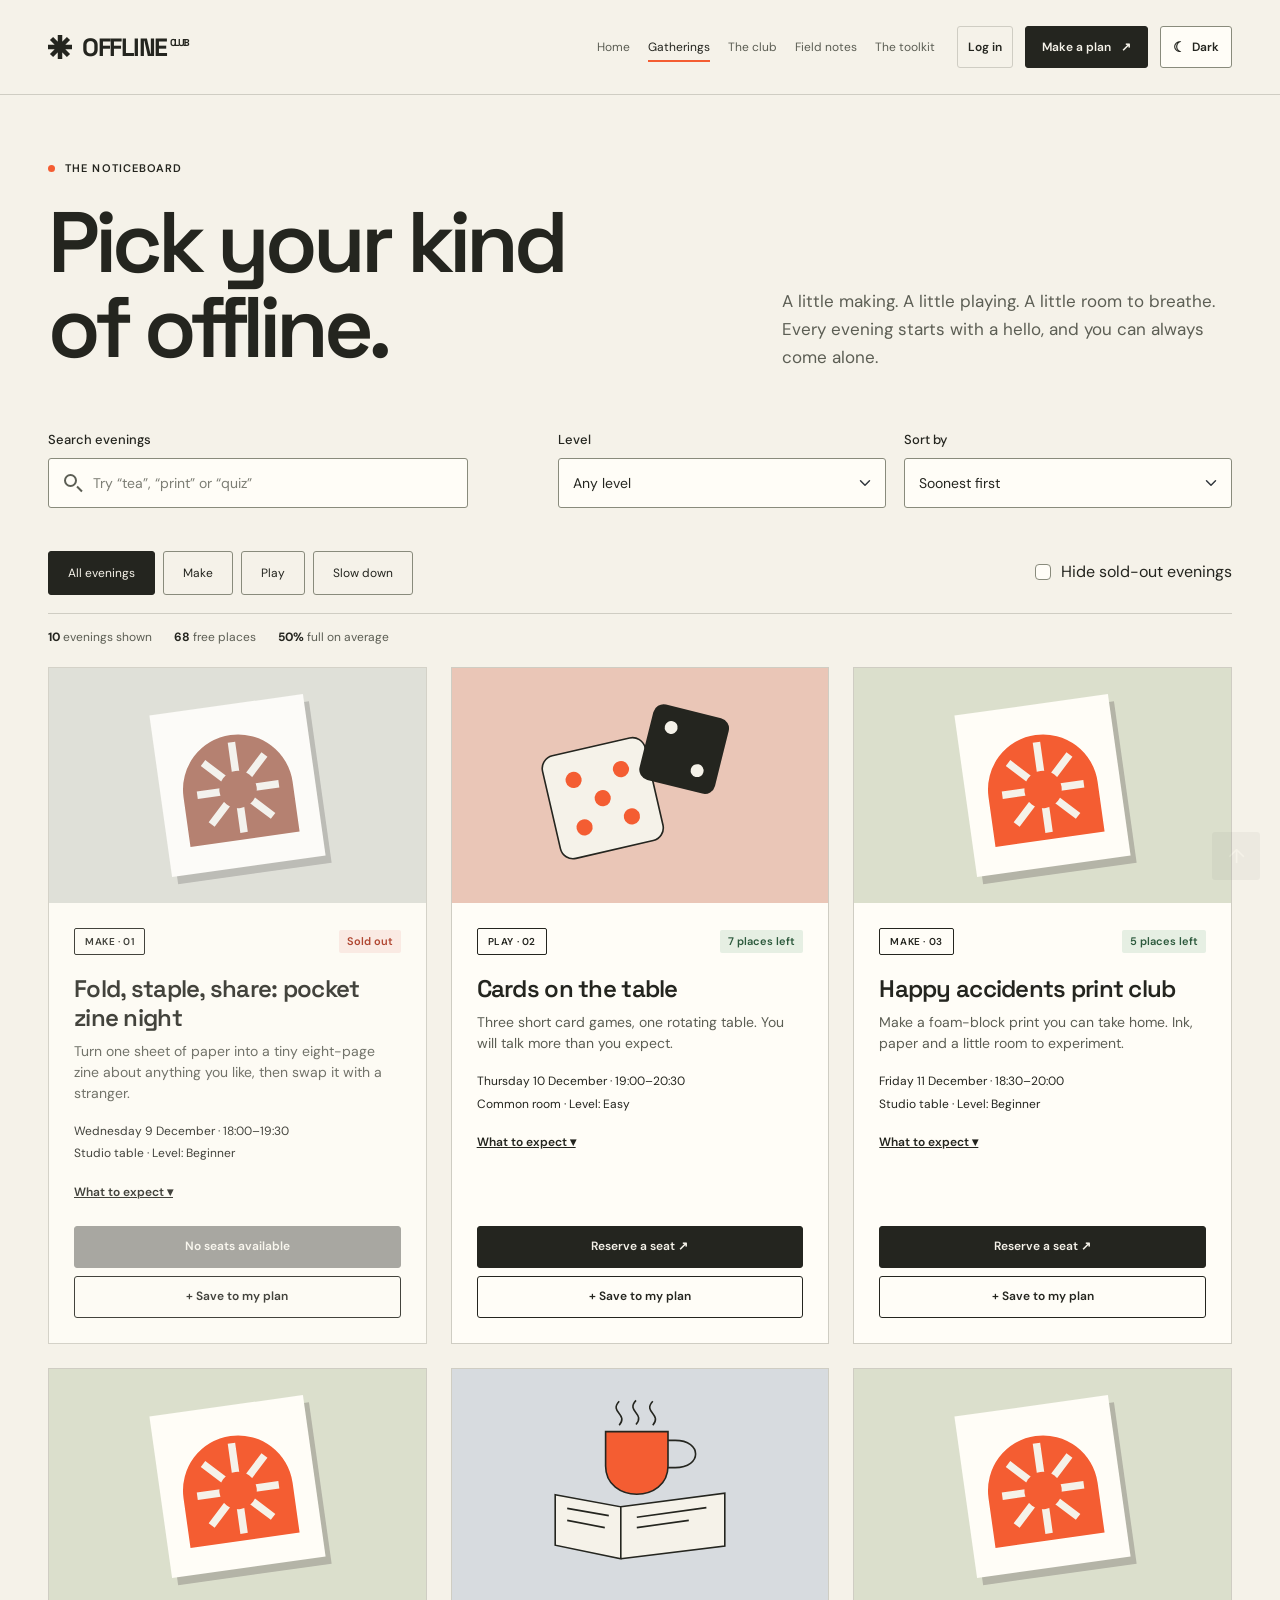
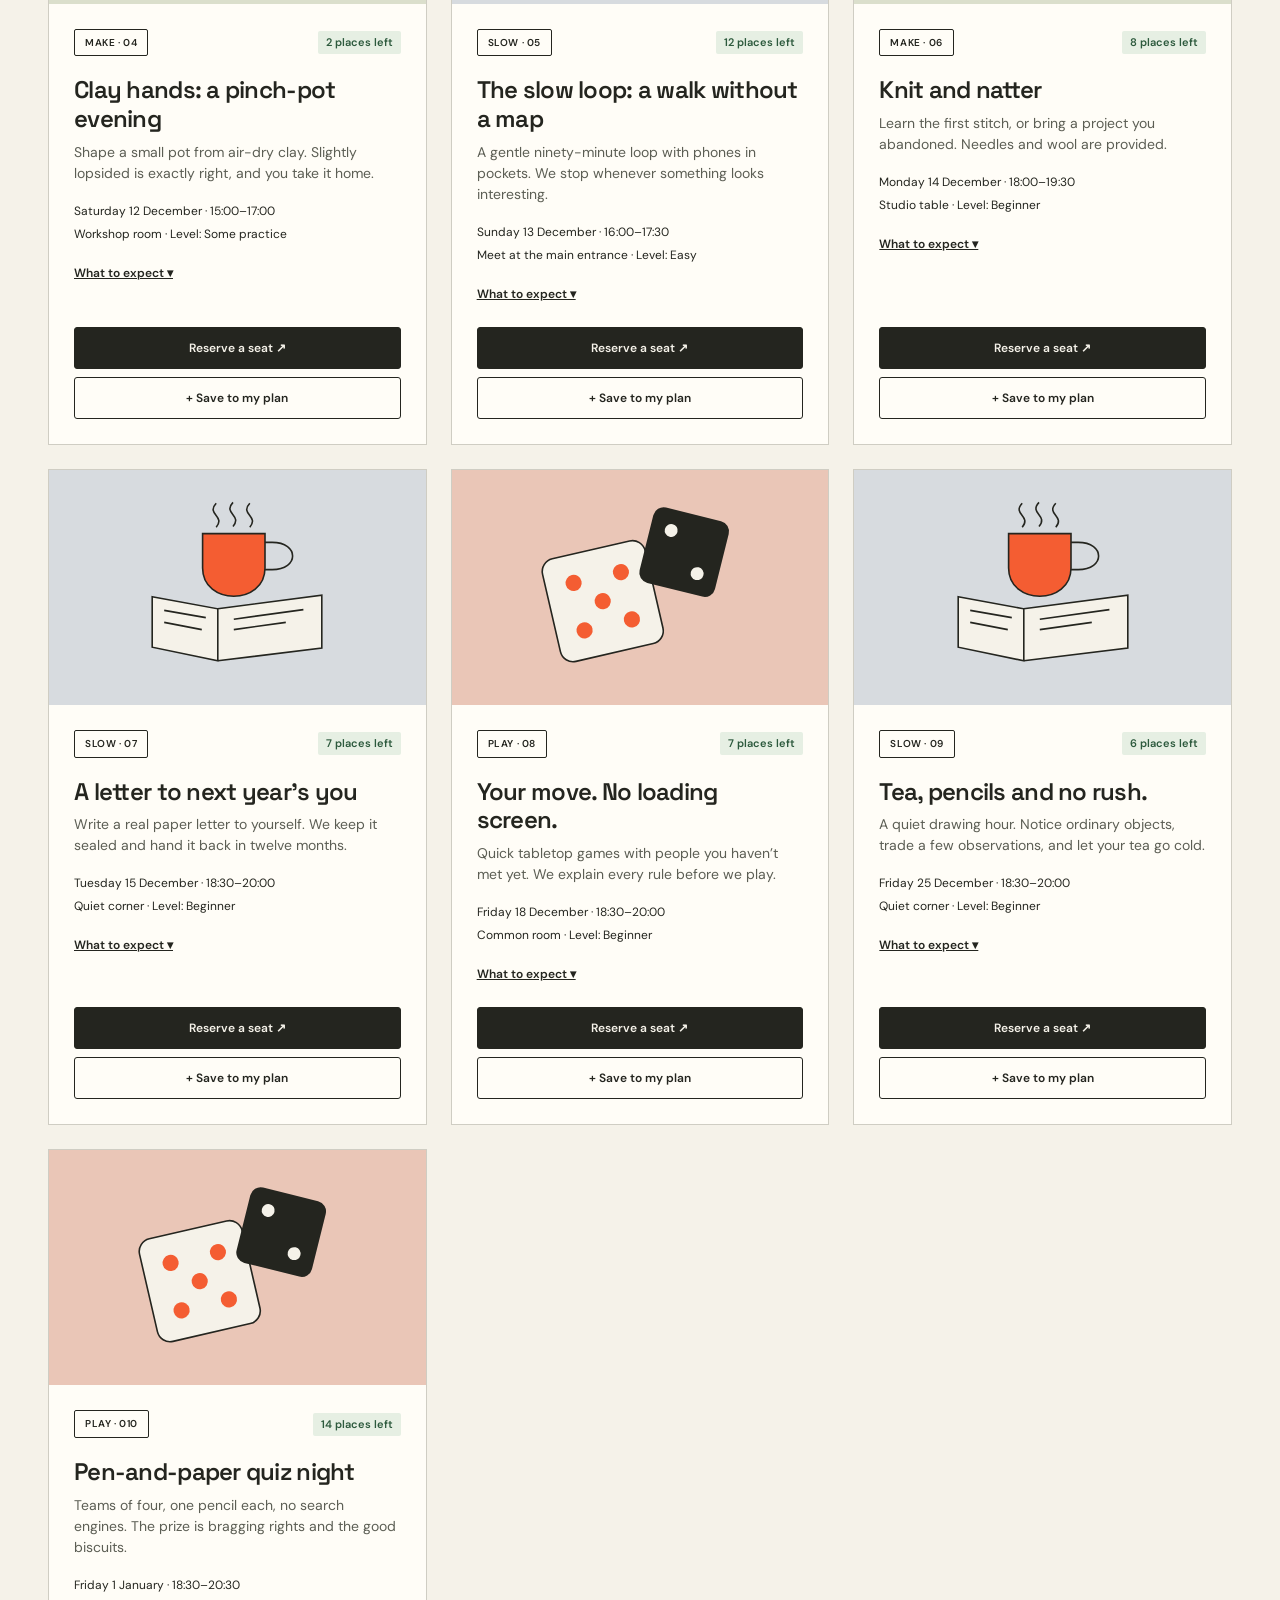
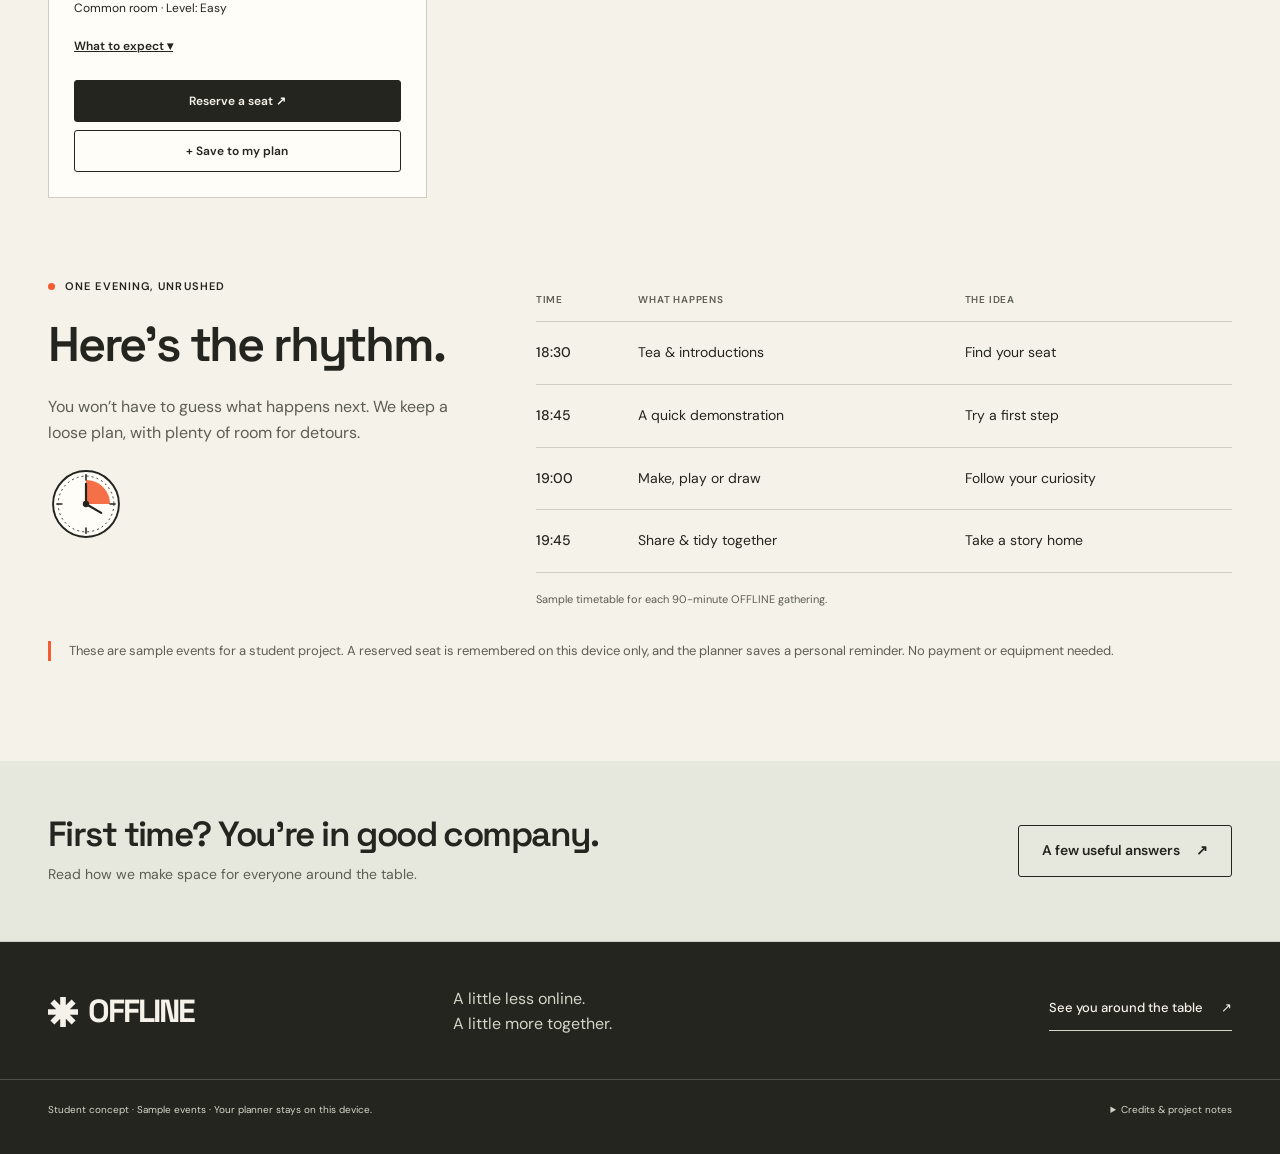
<file: gatherings.html>
<!doctype html>
<html lang="en" data-theme="light">
<head>
  <meta charset="utf-8">
  <meta name="viewport" content="width=device-width, initial-scale=1">
  <meta name="description" content="Find your next screen-free evening: printmaking, board games and slow creative sessions.">
  <meta name="theme-color" content="#f5f2e9">
  <title>Gatherings — OFFLINE Club</title>
  <link rel="icon" href="assets/favicon.svg" type="image/svg+xml">
  <link rel="stylesheet" href="assets/vendor/bootstrap.min.css">
  <link rel="stylesheet" href="assets/fonts/fonts.css">
  <link rel="stylesheet" href="assets/css/style.css">
  <link rel="stylesheet" href="assets/css/secondary.css">
  <link rel="stylesheet" href="assets/css/forms.css">
  <link rel="stylesheet" href="assets/css/pages/gatherings.css">
  <script src="assets/vendor/jquery-3.7.1.min.js" defer></script>
  <script src="assets/vendor/bootstrap.bundle.min.js" defer></script>
  <script src="assets/js/core.js" defer></script>
  <script src="assets/js/validation.js" defer></script>
  <script src="assets/js/data/gatherings.js" defer></script>
  <script src="assets/js/pages/gatherings.js" defer></script>
  <noscript><style>.navbar-collapse.collapse{display:block}.navbar-toggler{display:none}.session-filters{display:none}</style></noscript>
</head>
<body>
  <a class="skip-link" href="#main-content">Skip to content</a>
  <header class="site-header">
    <nav class="navbar navbar-expand-lg container" aria-label="Main navigation">
      <a class="navbar-brand" href="index.html" aria-label="OFFLINE home"><svg viewBox="0 0 32 32" aria-hidden="true"><path d="M16 0v32M0 16h32M4.7 4.7l22.6 22.6M4.7 27.3L27.3 4.7" stroke="currentColor" stroke-width="6"/></svg><span>OFFLINE<span class="brand-period">CLUB</span></span></a>
      <button class="navbar-toggler" type="button" data-bs-toggle="collapse" data-bs-target="#site-navigation" aria-controls="site-navigation" aria-expanded="false" aria-label="Toggle navigation"><span class="menu-lines" aria-hidden="true"></span><span>Menu</span></button>
      <div class="collapse navbar-collapse" id="site-navigation">
        <div class="navbar-nav nav-links"><a class="nav-link" href="index.html">Home</a><a class="nav-link active" href="gatherings.html" aria-current="page">Gatherings</a><a class="nav-link" href="about.html">The club</a><a class="nav-link" href="fieldnotes.html">Field notes</a><a class="nav-link" href="toolkit.html">The toolkit</a></div>
        <div class="nav-utilities">
          <div class="nav-auth-area" id="nav-auth-area"><a class="nav-login-link" href="join.html#login">Log in</a></div>
          <a class="button button-small nav-join" href="join.html">Make a plan <span class="nav-plan-badge" id="nav-plan-count" hidden>0</span> <span aria-hidden="true">↗</span></a>
          <button class="theme-toggle" id="theme-toggle" type="button" aria-pressed="false" aria-label="Switch to dark mode"><span class="theme-toggle-icon" aria-hidden="true">☾</span><span class="theme-toggle-label">Dark</span></button>
        </div>
      </div>
    </nav>
  </header>
  <main id="main-content">
  <section class="container page-heading page-heading-split" aria-labelledby="gatherings-title"><div><p class="eyebrow">The noticeboard</p><h1 class="display-title" id="gatherings-title">Pick your kind<br>of offline.</h1></div><p class="lead-copy">A little making. A little playing. A little room to breathe. Every evening starts with a hello, and you can always come alone.</p></section>
  <section class="container evening-section" id="evenings" aria-labelledby="evenings-title">
    <h2 class="visually-hidden" id="evenings-title">Upcoming evenings</h2>
    <div class="evening-controls" id="evening-controls">
      <div class="form-field">
        <label class="form-label" for="evening-search">Search evenings</label>
        <div class="search-field"><input class="form-control" id="evening-search" type="search" placeholder="Try “tea”, “print” or “quiz”" autocomplete="off"></div>
      </div>
      <div class="form-field">
        <label class="form-label" for="evening-level">Level</label>
        <select class="form-select" id="evening-level"><option value="all">Any level</option></select>
      </div>
      <div class="form-field">
        <label class="form-label" for="evening-sort">Sort by</label>
        <select class="form-select" id="evening-sort">
          <option value="soonest">Soonest first</option>
          <option value="places">Most places left</option>
          <option value="az">A to Z</option>
        </select>
      </div>
    </div>
    <div class="evening-toolbar">
      <div class="session-filters" role="group" aria-label="Filter by kind of evening"><button type="button" class="filter-button" data-filter="all" aria-pressed="true">All evenings</button><button type="button" class="filter-button" data-filter="make" aria-pressed="false">Make</button><button type="button" class="filter-button" data-filter="play" aria-pressed="false">Play</button><button type="button" class="filter-button" data-filter="slow" aria-pressed="false">Slow down</button></div>
      <div class="form-check"><input class="form-check-input" type="checkbox" id="hide-sold-out"><label class="form-check-label" for="hide-sold-out">Hide sold-out evenings</label></div>
    </div>
    <div class="evening-summary" id="evening-summary" aria-live="polite" aria-atomic="true">
      <p class="visually-hidden" id="summary-text"></p>
      <p class="result-summary" aria-hidden="true">
        <span><strong id="stat-shown">0</strong> <span id="stat-shown-label">evenings shown</span></span>
        <span><strong id="stat-free">0</strong> <span id="stat-free-label">free places</span></span>
        <span><strong id="stat-full">0%</strong> full on average</span>
      </p>
    </div>
    <div class="saved-items-bar" id="gatherings-saved-bar" aria-live="polite" hidden></div>
    <div class="evening-results" id="evening-results">
      <div id="evening-stage">
        <div class="evening-grid" id="evening-grid"></div>
        <div class="empty-state" id="evening-empty" hidden>
          <h3>Nothing found for that.</h3>
          <p>No evening matches your search and filters. Try a shorter word, or start again from all evenings.</p>
          <button type="button" class="button button-outline" id="clear-filters">Clear filters</button>
        </div>
      </div>
      <noscript><p class="gathering-note">The evening cards need JavaScript. You can still plan an evening on the <a class="text-link" href="join.html">planner page</a>.</p></noscript>
    </div>
  </section>
  <section class="container rhythm-section" aria-labelledby="rhythm-title"><div class="rhythm-grid"><div><p class="eyebrow">One evening, unrushed</p><h2 id="rhythm-title" class="section-heading">Here’s the rhythm.</h2><p class="lead-copy">You won’t have to guess what happens next. We keep a loose plan, with plenty of room for detours.</p><img src="assets/images/rhythm-clock.svg" alt="Illustration of a ninety-minute clock face without notifications" width="76" height="76" class="feature-badge-img mt-2"></div><div><table class="table rhythm-table"><caption>Sample timetable for each 90-minute OFFLINE gathering.</caption><thead><tr><th scope="col">Time</th><th scope="col">What happens</th><th scope="col">The idea</th></tr></thead><tbody><tr><th scope="row">18:30</th><td>Tea &amp; introductions</td><td>Find your seat</td></tr><tr><th scope="row">18:45</th><td>A quick demonstration</td><td>Try a first step</td></tr><tr><th scope="row">19:00</th><td>Make, play or draw</td><td>Follow your curiosity</td></tr><tr><th scope="row">19:45</th><td>Share &amp; tidy together</td><td>Take a story home</td></tr></tbody></table></div></div><p class="gathering-note">These are sample events for a student project. A reserved seat is remembered on this device only, and the planner saves a personal reminder. No payment or equipment needed.</p></section>
  <section class="intro-section bottom-note"><div class="container bottom-note-inner"><div><h2>First time? You’re in good company.</h2><p>Read how we make space for everyone around the table.</p></div><a class="button button-outline" href="about.html#questions">A few useful answers <span aria-hidden="true">↗</span></a></div></section>

  <div class="modal fade booking-modal" id="booking-modal" role="dialog" tabindex="-1" aria-labelledby="booking-title" aria-hidden="true">
    <div class="modal-dialog modal-dialog-centered modal-dialog-scrollable">
      <div class="modal-content">
        <div class="modal-header">
          <div><p class="eyebrow">Sample booking</p><h2 class="modal-title" id="booking-title">Reserve a seat</h2></div>
          <button type="button" class="btn-close" data-bs-dismiss="modal" aria-label="Close booking form"></button>
        </div>
        <form id="booking-form" class="booking-form" novalidate>
          <div class="modal-body">
            <div class="row gx-3">
              <div class="col-12"><div class="form-field"><label class="form-label" for="booking-name">Full name</label><input class="form-control" id="booking-name" name="name" type="text" autocomplete="name"></div></div>
              <div class="col-sm-6"><div class="form-field"><label class="form-label" for="booking-email">Email</label><input class="form-control" id="booking-email" name="email" type="email" autocomplete="email" inputmode="email"></div></div>
              <div class="col-sm-6"><div class="form-field"><label class="form-label" for="booking-phone">Phone</label><input class="form-control" id="booking-phone" name="phone" type="tel" autocomplete="tel" inputmode="tel" placeholder="+7 701 123 45 67"></div></div>
              <div class="col-12"><div class="form-field"><label class="form-label" for="booking-evening">Evening</label><select class="form-select" id="booking-evening" name="evening"></select></div></div>
              <div class="col-sm-6"><div class="form-field"><label class="form-label" for="booking-seats">Number of seats</label><input class="form-control" id="booking-seats" name="seats" type="text" inputmode="numeric" autocomplete="off" aria-describedby="seats-hint"><p class="form-hint" id="seats-hint">From 1 to 4 seats.</p></div></div>
              <div class="col-sm-6"><div class="form-field"><label class="form-label" for="booking-arrival">Preferred arrival</label><select class="form-select" id="booking-arrival" name="arrival"><option value="">Choose a time</option><option value="on time">On time, at the start</option><option value="up to 15 minutes late">Up to 15 minutes after the start</option><option value="up to 30 minutes late">Up to 30 minutes after the start</option></select></div></div>
              <div class="col-12"><div class="form-check"><input class="form-check-input" type="checkbox" id="booking-consent" name="consent"><label class="form-check-label" for="booking-consent">I’m happy to be contacted about this evening. (Sample project: nothing is really sent.)</label></div></div>
            </div>
            <p class="form-success" role="status" hidden></p>
          </div>
          <div class="modal-footer">
            <button type="button" class="button button-outline" data-bs-dismiss="modal">Cancel</button>
            <button type="submit" class="button" id="booking-submit">Reserve seats</button>
          </div>
        </form>
      </div>
    </div>
  </div>
</main>

  <footer class="site-footer">
    <div class="container footer-top">
      <a class="footer-brand" href="index.html"><svg viewBox="0 0 32 32" aria-hidden="true"><path d="M16 0v32M0 16h32M4.7 4.7l22.6 22.6M4.7 27.3L27.3 4.7" stroke="currentColor" stroke-width="6"/></svg> OFFLINE</a>
      <p>A little less online.<br>A little more together.</p>
      <a class="text-link" href="join.html">See you around the table <span aria-hidden="true">↗</span></a>
    </div>
    <div class="container footer-bottom">
      <p>Student concept · Sample events · Your planner stays on this device.</p>
      <details class="credits"><summary>Credits &amp; project notes</summary><p>Original layout and vector artwork. Content, artwork and code developed with AI assistance. <a href="https://fonts.google.com/specimen/Space+Grotesk">Space Grotesk</a> by Florian Karsten; <a href="https://fonts.google.com/specimen/DM+Sans">DM Sans</a> by Colophon Foundry. <a href="https://getbootstrap.com/">Bootstrap</a> 5.3.8 and <a href="https://jquery.com/">jQuery</a> 3.7.1, MIT license. No downloaded theme.</p></details>
    </div>
  </footer>
</body>
</html>
</file>
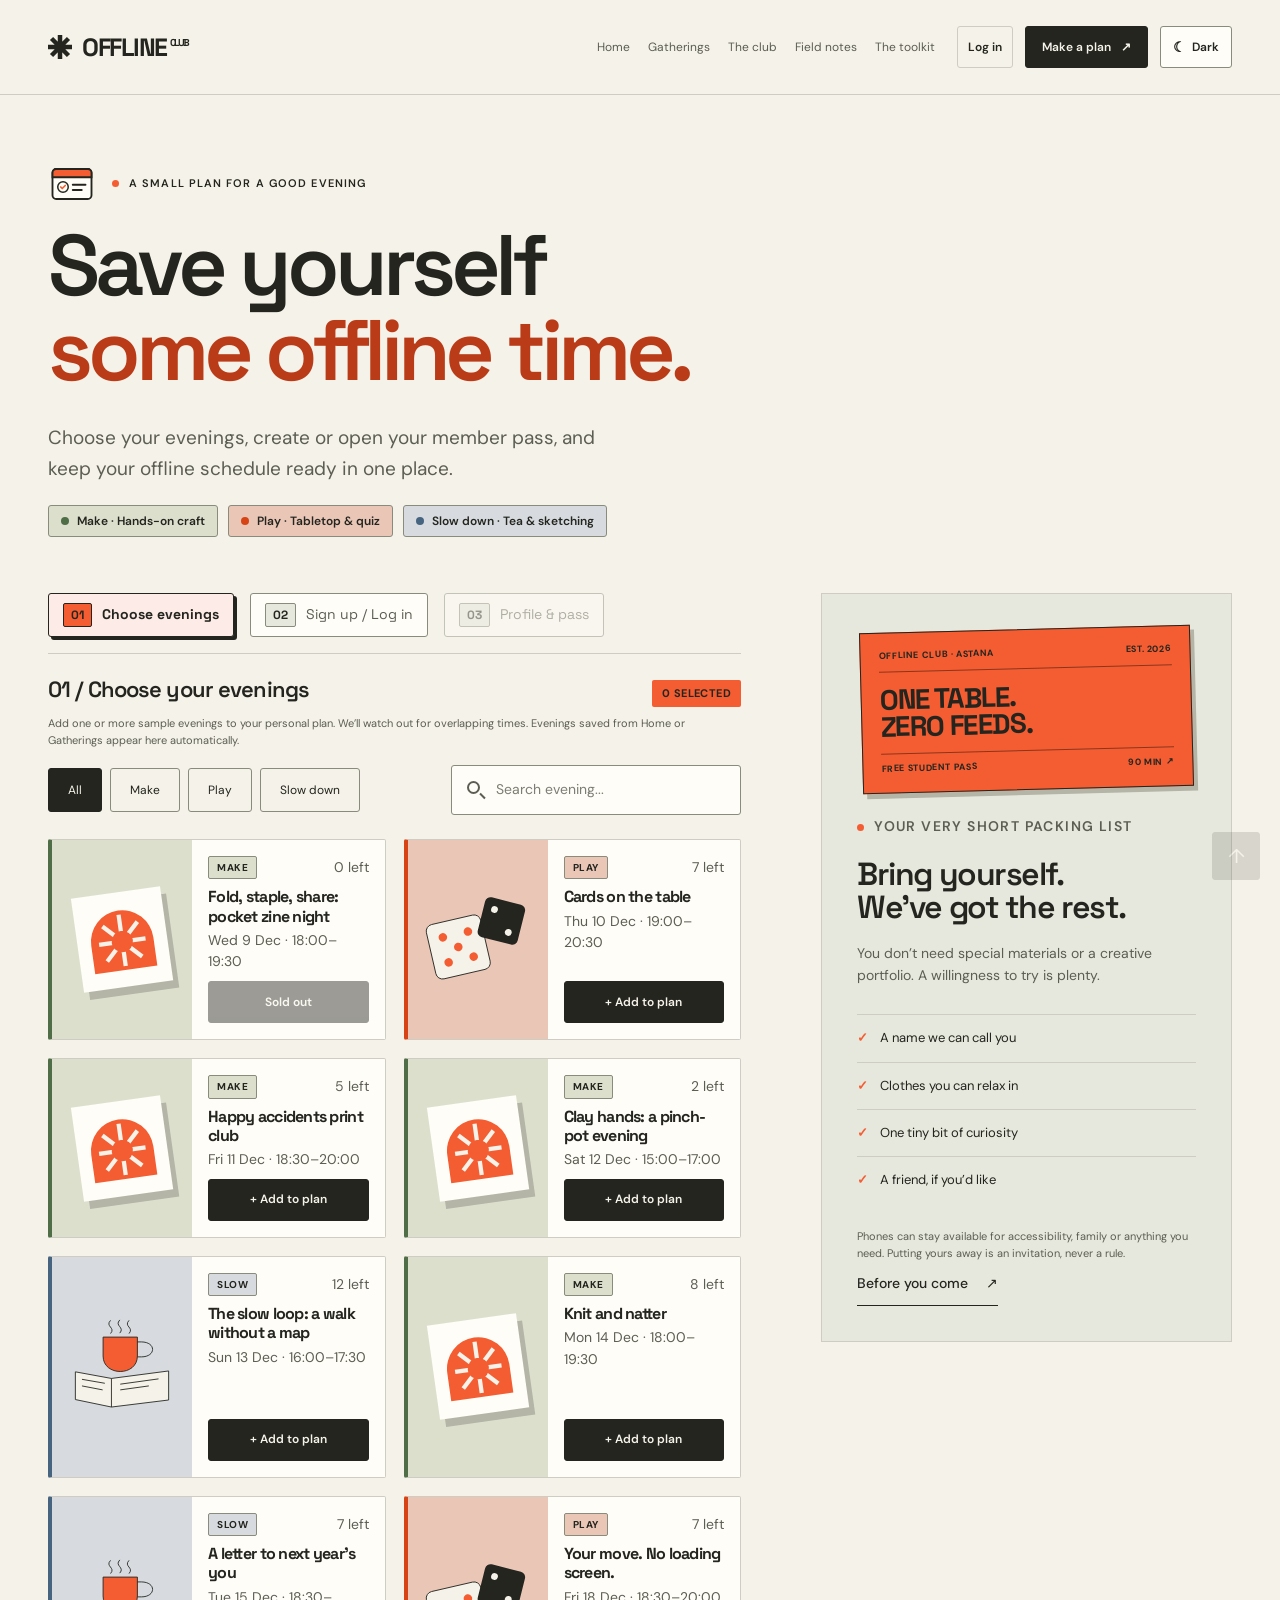
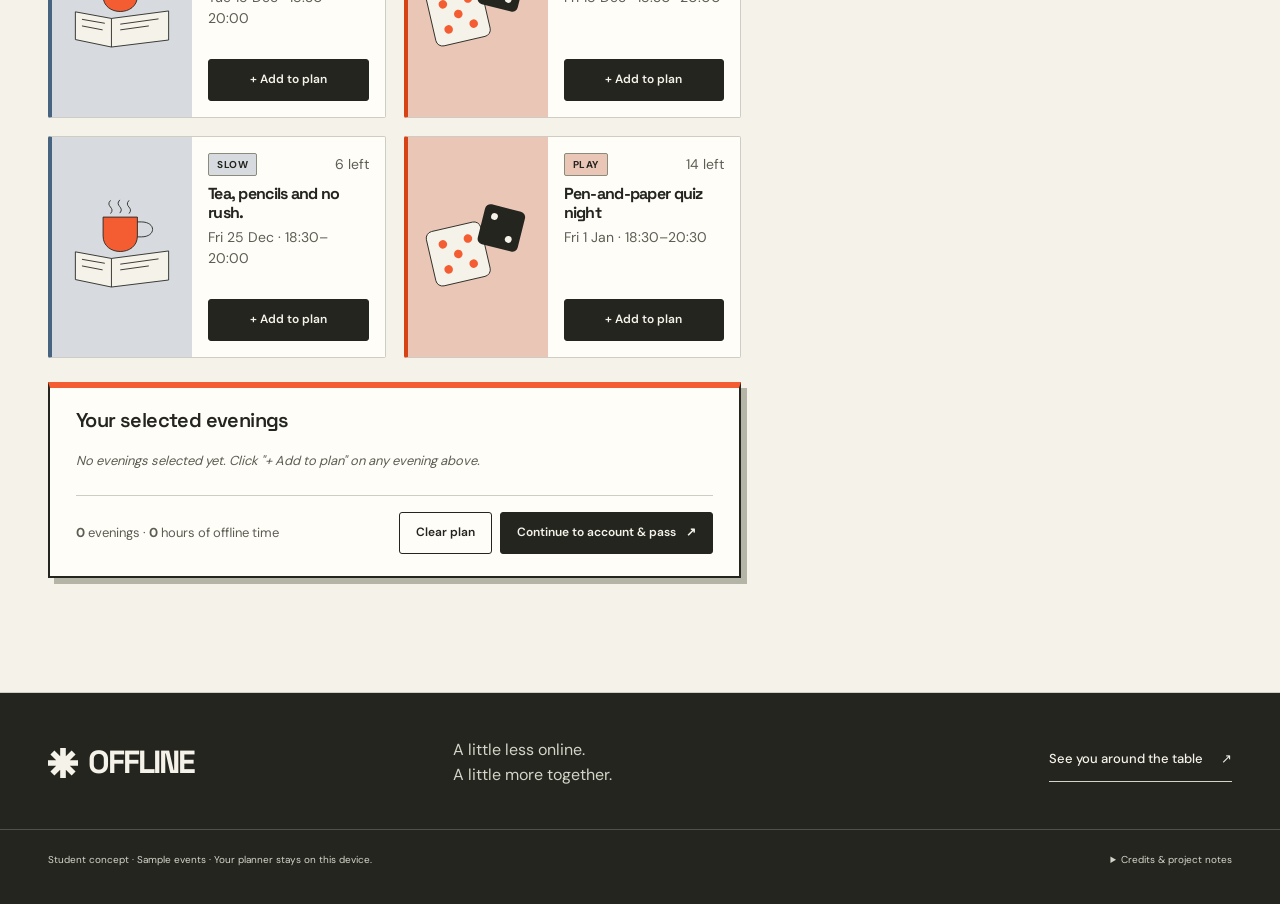
<file: join.html>
<!doctype html>
<html lang="en" data-theme="light">
<head>
  <meta charset="utf-8">
  <meta name="viewport" content="width=device-width, initial-scale=1">
  <meta name="description" content="Save your own OFFLINE gathering plan, manage your demo member pass, and download a calendar reminder.">
  <meta name="theme-color" content="#f5f2e9">
  <title>Make a plan — OFFLINE Club</title>
  <link rel="icon" href="assets/favicon.svg" type="image/svg+xml">
  <link rel="stylesheet" href="assets/vendor/bootstrap.min.css">
  <link rel="stylesheet" href="assets/fonts/fonts.css">
  <link rel="stylesheet" href="assets/css/style.css">
  <link rel="stylesheet" href="assets/css/secondary.css">
  <link rel="stylesheet" href="assets/css/forms.css">
  <link rel="stylesheet" href="assets/css/pages/join.css">
  <script src="assets/vendor/jquery-3.7.1.min.js" defer></script>
  <script src="assets/vendor/bootstrap.bundle.min.js" defer></script>
  <script src="assets/js/core.js" defer></script>
  <script src="assets/js/validation.js" defer></script>
  <script src="assets/js/data/gatherings.js" defer></script>
  <script src="assets/js/pages/join.js" defer></script>
  <noscript><style>.navbar-collapse.collapse{display:block}.navbar-toggler{display:none}.session-filters{display:none}</style></noscript>
</head>
<body>
  <a class="skip-link" href="#main-content">Skip to content</a>
  <header class="site-header">
    <nav class="navbar navbar-expand-lg container" aria-label="Main navigation">
      <a class="navbar-brand" href="index.html" aria-label="OFFLINE home"><svg viewBox="0 0 32 32" aria-hidden="true"><path d="M16 0v32M0 16h32M4.7 4.7l22.6 22.6M4.7 27.3L27.3 4.7" stroke="currentColor" stroke-width="6"/></svg><span>OFFLINE<span class="brand-period">CLUB</span></span></a>
      <button class="navbar-toggler" type="button" data-bs-toggle="collapse" data-bs-target="#site-navigation" aria-controls="site-navigation" aria-expanded="false" aria-label="Toggle navigation"><span class="menu-lines" aria-hidden="true"></span><span>Menu</span></button>
      <div class="collapse navbar-collapse" id="site-navigation">
        <div class="navbar-nav nav-links"><a class="nav-link" href="index.html">Home</a><a class="nav-link" href="gatherings.html">Gatherings</a><a class="nav-link" href="about.html">The club</a><a class="nav-link" href="fieldnotes.html">Field notes</a><a class="nav-link" href="toolkit.html">The toolkit</a></div>
        <div class="nav-utilities">
          <div class="nav-auth-area" id="nav-auth-area"><a class="nav-login-link" href="join.html#login">Log in</a></div>
          <a class="button button-small nav-join" href="join.html" aria-current="page">Make a plan <span class="nav-plan-badge" id="nav-plan-count" hidden>0</span> <span aria-hidden="true">↗</span></a>
          <button class="theme-toggle" id="theme-toggle" type="button" aria-pressed="false" aria-label="Switch to dark mode"><span class="theme-toggle-icon" aria-hidden="true">☾</span><span class="theme-toggle-label">Dark</span></button>
        </div>
      </div>
    </nav>
  </header>
  <main id="main-content">
  <section class="container page-heading" aria-labelledby="join-title">
    <div class="d-flex align-items-center gap-3 mb-3">
      <img src="assets/images/pass-emblem.svg" alt="OFFLINE Club pass emblem" width="48" height="48" class="feature-badge-img">
      <p class="eyebrow m-0">A small plan for a good evening</p>
    </div>
    <h1 class="display-title" id="join-title">Save yourself<br><span class="join-title-accent">some offline time.</span></h1>
    <p class="lead-copy">Choose your evenings, create or open your member pass, and keep your offline schedule ready in one place.</p>
    <div class="join-vibe-pills" aria-label="Evening mood legend">
      <span class="vibe-pill vibe-make"><span class="vibe-dot" aria-hidden="true"></span>Make · Hands-on craft</span>
      <span class="vibe-pill vibe-play"><span class="vibe-dot" aria-hidden="true"></span>Play · Tabletop &amp; quiz</span>
      <span class="vibe-pill vibe-slow"><span class="vibe-dot" aria-hidden="true"></span>Slow down · Tea &amp; sketching</span>
    </div>
  </section>

  <div class="container planner-layout">
    <div class="planner-main-column">

      <!-- Step Wizard Indicators -->
      <nav class="wizard-steps d-flex flex-wrap gap-2 gap-md-3 mb-4" aria-label="Planner steps">
        <button type="button" class="wizard-step-btn active" id="wizard-tab-1" aria-current="step">
          <span class="step-num">01</span>
          <span class="step-text">Choose evenings</span>
        </button>
        <button type="button" class="wizard-step-btn" id="wizard-tab-2">
          <span class="step-num">02</span>
          <span class="step-text">Sign up / Log in</span>
        </button>
        <button type="button" class="wizard-step-btn" id="wizard-tab-3" disabled>
          <span class="step-num">03</span>
          <span class="step-text">Profile &amp; pass</span>
        </button>
      </nav>

      <!-- STEP 1: Evening Selection & Basket -->
      <section class="wizard-panel active" id="wizard-step-1" aria-labelledby="step-1-title">
        <div class="d-flex justify-content-between align-items-baseline mb-2">
          <h2 class="form-step mb-0" id="step-1-title">01 / Choose your evenings</h2>
          <span class="meta" id="basket-badge">0 selected</span>
        </div>
        <p class="form-hint mb-3">Add one or more sample evenings to your personal plan. We’ll watch out for overlapping times. Evenings saved from Home or Gatherings appear here automatically.</p>

        <div class="planner-filter-bar mb-4">
          <div class="session-filters" role="group" aria-label="Filter evenings by category">
            <button type="button" class="filter-button" data-plan-filter="all" aria-pressed="true">All</button>
            <button type="button" class="filter-button" data-plan-filter="make" aria-pressed="false">Make</button>
            <button type="button" class="filter-button" data-plan-filter="play" aria-pressed="false">Play</button>
            <button type="button" class="filter-button" data-plan-filter="slow" aria-pressed="false">Slow down</button>
          </div>
          <div class="search-field planner-search-wrap">
            <label class="visually-hidden" for="planner-search">Search evenings</label>
            <input class="form-control" id="planner-search" type="search" placeholder="Search evening..." autocomplete="off">
          </div>
        </div>

        <!-- Dynamic evening list for the basket -->
        <div class="planner-evenings-grid mb-4" id="planner-evenings-list"></div>
        <div class="empty-state mb-4" id="planner-empty" hidden>
          <h3>Nothing matches that filter.</h3>
          <p>No evening matches your search or category right now. Try another word or reset the filter.</p>
          <button type="button" class="button button-outline" id="btn-reset-plan-filter">Show all evenings</button>
        </div>

        <!-- Basket Summary Box -->
        <div class="basket-summary-card mb-4" id="basket-summary-card">
          <h3 class="basket-title">Your selected evenings</h3>
          <p class="field-error" id="basket-conflict-error" hidden></p>
          <ul class="basket-items-list" id="basket-items-list">
            <li class="empty-basket-note">No evenings selected yet. Click "+ Add to plan" above.</li>
          </ul>

          <div class="basket-totals d-flex flex-wrap justify-content-between align-items-center gap-3 pt-3 border-top">
            <div class="basket-stats">
              <span id="basket-total-evenings"><strong>0</strong> evenings</span> ·
              <span id="basket-total-hours"><strong>0</strong> hours of offline time</span>
            </div>
            <div class="basket-actions d-flex flex-wrap gap-2">
              <button type="button" class="button button-small button-outline" id="btn-clear-basket">Clear plan</button>
              <button type="button" class="button button-small" id="btn-step-1-next">Continue to account &amp; pass <span aria-hidden="true">↗</span></button>
            </div>
          </div>
        </div>
      </section>

      <!-- STEP 2: Sign Up & Log In -->
      <section class="wizard-panel" id="wizard-step-2" aria-labelledby="step-2-title" hidden>
        <div class="d-flex flex-wrap justify-content-between align-items-baseline gap-2 mb-3">
          <h2 class="form-step mb-0" id="step-2-title">02 / Member account &amp; pass</h2>
          <button type="button" class="text-link" id="btn-back-to-step-1">← Change evenings</button>
        </div>

        <div class="auth-tabs mb-3" role="group" aria-label="Account mode">
          <button type="button" class="auth-tab-btn active" id="tab-signup" data-auth-tab="signup" aria-pressed="true">Create account &amp; pass (Sign Up)</button>
          <button type="button" class="auth-tab-btn" id="tab-login" data-auth-tab="login" aria-pressed="false">Log in to saved pass</button>
        </div>

        <p class="demo-security-notice mb-4" role="note">
          <strong>Demo notice:</strong> Accounts are stored locally in <code>localStorage</code> for this university project demonstration. Do not enter a real personal password.
        </p>

        <!-- Sign Up Form -->
        <form class="planner-form" id="planner-form" novalidate>
          <div class="row">
            <div class="col-md-6 form-field">
              <label class="form-label" for="planner-name">Your full name or nickname</label>
              <input class="form-control" id="planner-name" name="name" type="text" placeholder="What should we call you?" autocomplete="name" maxlength="40">
            </div>
            <div class="col-md-6 form-field">
              <label class="form-label" for="planner-email">Email address</label>
              <input class="form-control" id="planner-email" name="email" type="email" placeholder="name@example.com" autocomplete="email" inputmode="email">
            </div>
          </div>

          <div class="row">
            <div class="col-md-6 form-field">
              <label class="form-label" for="planner-phone">Phone number</label>
              <input class="form-control" id="planner-phone" name="phone" type="tel" placeholder="+7 701 123 45 67" autocomplete="tel" inputmode="tel">
            </div>
            <div class="col-md-6 form-field">
              <label class="form-label" for="planner-date">First planned visit date</label>
              <input class="form-control" id="planner-date" name="firstVisitDate" type="date">
              <p class="form-hint">Today or any upcoming date within 120 days.</p>
            </div>
          </div>

          <div class="row">
            <div class="col-md-6 form-field">
              <div class="d-flex justify-content-between align-items-center">
                <label class="form-label" for="planner-password">Create password</label>
                <button type="button" class="btn-toggle-pw" id="toggle-pw" aria-pressed="false">Show</button>
              </div>
              <input class="form-control" id="planner-password" name="password" type="password" autocomplete="new-password">
              <div class="password-meter-wrap mt-2">
                <div class="password-meter-bar" id="password-meter-bar"></div>
              </div>
              <p class="password-meter-text" id="password-meter-text" aria-live="polite">Use 8+ characters, mix letters and numbers.</p>
            </div>
            <div class="col-md-6 form-field">
              <label class="form-label" for="planner-confirm">Confirm password</label>
              <input class="form-control" id="planner-confirm" name="confirm" type="password" autocomplete="new-password">
            </div>
          </div>

          <div class="form-field">
            <label class="form-label" for="planner-guests">How many people are in your party?</label>
            <input class="form-control" id="planner-guests" name="guests" type="number" min="1" max="4" step="1" value="1" style="max-width:200px;">
            <p class="form-hint">You + up to 3 friends (1 to 4 people total).</p>
          </div>

          <fieldset class="form-field">
            <legend>Is this your first time at an OFFLINE club?</legend>
            <div class="form-check">
              <input class="form-check-input" type="radio" id="first-yes" name="firstTime" value="yes" checked>
              <label class="form-check-label" for="first-yes">Yes — first time, excited to try something new.</label>
            </div>
            <div class="form-check">
              <input class="form-check-input" type="radio" id="first-no" name="firstTime" value="no">
              <label class="form-check-label" for="first-no">I’ve made an offline evening plan before.</label>
            </div>
          </fieldset>

          <div class="form-check consent-check form-field">
            <input class="form-check-input" type="checkbox" id="planner-consent" name="consent">
            <label class="form-check-label" for="planner-consent">I understand this is a sample student project and demo passwords are saved in browser storage only.</label>
          </div>

          <div class="d-flex flex-wrap gap-3 align-items-center mt-3">
            <button class="button" type="submit" id="btn-submit-pass">Generate my Offline Pass <span aria-hidden="true">↗</span></button>
            <button type="button" class="button button-outline" id="btn-cancel-to-step-1">Back</button>
          </div>

          <p class="form-notice">Your plan and member pass stay in this browser’s localStorage. You can edit, log out, or delete them anytime.</p>
        </form>

        <!-- Log In Form -->
        <form class="planner-form" id="login-form" novalidate hidden>
          <p class="text-muted small mb-4">Log in with the email and password you registered on this browser to load your saved Member Profile and Guest Pass.</p>

          <div class="row">
            <div class="col-md-6 form-field">
              <label class="form-label" for="login-email">Registered email address</label>
              <input class="form-control" id="login-email" name="email" type="email" placeholder="name@example.com" autocomplete="email" inputmode="email">
            </div>
            <div class="col-md-6 form-field">
              <div class="d-flex justify-content-between align-items-center">
                <label class="form-label" for="login-password">Password</label>
                <button type="button" class="btn-toggle-pw" id="toggle-login-pw" aria-pressed="false">Show</button>
              </div>
              <input class="form-control" id="login-password" name="password" type="password" autocomplete="current-password">
            </div>
          </div>

          <div class="d-flex flex-wrap gap-3 align-items-center mt-2">
            <button class="button" type="submit" id="btn-submit-login">Log in to my profile <span aria-hidden="true">↗</span></button>
            <button type="button" class="button button-outline" id="btn-switch-to-signup">Need an account? Sign up</button>
          </div>
        </form>
      </section>

      <!-- STEP 3: Member Profile & Guest Pass -->
      <section class="pass-section mt-2" id="pass-section" aria-labelledby="pass-title" hidden tabindex="-1">
        <div class="pass-card" id="pass-card">
          <div class="pass-header d-flex flex-wrap justify-content-between align-items-start gap-3">
            <div>
              <span class="tag">MEMBER PROFILE &amp; GUEST PASS</span>
              <h2 id="pass-title" class="pass-name">Your Name</h2>
              <p class="pass-contact" id="pass-contact"></p>
            </div>
            <div class="pass-badge-wrap d-flex align-items-center gap-3">
              <img src="assets/images/pass-emblem.svg" alt="OFFLINE Club Guest Pass emblem" width="52" height="52" class="pass-emblem-img">
              <div class="pass-number-badge">
                <span class="pass-serial-label">PASS #</span>
                <span class="pass-serial" id="pass-serial">OFF-2026-0000</span>
              </div>
            </div>
          </div>

          <div class="pass-body my-4">
            <dl class="pass-grid">
              <div>
                <dt>Planned evenings</dt>
                <dd id="pass-evenings-count">0 gatherings</dd>
              </div>
              <div>
                <dt>Total offline time</dt>
                <dd id="pass-hours">0 hours</dd>
              </div>
              <div>
                <dt>Party size</dt>
                <dd id="pass-party">1 person</dd>
              </div>
              <div>
                <dt>First visit date</dt>
                <dd id="pass-first-date">Not specified</dd>
              </div>
              <div>
                <dt>Evening finder match</dt>
                <dd id="pass-quiz-match">Not taken yet</dd>
              </div>
              <div>
                <dt>Saved field notes</dt>
                <dd id="pass-notes-count">0 saved notes</dd>
              </div>
            </dl>

            <div class="pass-schedule mt-3 pt-3 border-top">
              <h3 class="small text-uppercase fw-bold text-muted mb-2">Schedule breakdown</h3>
              <ul class="pass-schedule-list" id="pass-schedule-list"></ul>
            </div>
          </div>

          <div class="pass-footer d-flex flex-wrap gap-2 justify-content-between align-items-center pt-3 border-top">
            <div class="d-flex flex-wrap gap-2">
              <button class="button button-small" type="button" id="btn-download-calendar">Download .ics calendar <span aria-hidden="true">↓</span></button>
              <button class="button button-small button-outline" type="button" id="btn-edit-pass">Edit plan / profile</button>
              <button class="button button-small button-outline" type="button" id="btn-logout-pass">Log out</button>
            </div>
            <button class="plan-clear" type="button" id="btn-delete-pass">Delete account &amp; pass</button>
          </div>
        </div>
      </section>

      <noscript>
        <p class="gathering-note mt-3">The interactive planner requires JavaScript. You can browse all evenings directly on the Gatherings page.</p>
      </noscript>
    </div>

    <!-- Right Sidebar -->
    <aside class="planner-aside" aria-labelledby="packing-title">
      <div class="aside-ticket-stamp" aria-hidden="true">
        <div class="aside-stamp-top"><span>OFFLINE CLUB · ASTANA</span><span>EST. 2026</span></div>
        <p class="aside-stamp-headline">ONE TABLE.<br>ZERO FEEDS.</p>
        <div class="aside-stamp-bottom"><span>FREE STUDENT PASS</span><span>90 MIN ↗</span></div>
      </div>
      <p class="eyebrow">Your very short packing list</p>
      <h2 id="packing-title">Bring yourself.<br>We’ve got the rest.</h2>
      <p>You don’t need special materials or a creative portfolio. A willingness to try is plenty.</p>
      <ul class="packing-list">
        <li>A name we can call you</li>
        <li>Clothes you can relax in</li>
        <li>One tiny bit of curiosity</li>
        <li>A friend, if you’d like</li>
      </ul>
      <p class="planner-small-note">Phones can stay available for accessibility, family or anything you need. Putting yours away is an invitation, never a rule.</p>
      <a class="text-link" href="about.html#questions">Before you come <span aria-hidden="true">↗</span></a>
    </aside>
  </div>
</main>

  <footer class="site-footer">
    <div class="container footer-top">
      <a class="footer-brand" href="index.html"><svg viewBox="0 0 32 32" aria-hidden="true"><path d="M16 0v32M0 16h32M4.7 4.7l22.6 22.6M4.7 27.3L27.3 4.7" stroke="currentColor" stroke-width="6"/></svg> OFFLINE</a>
      <p>A little less online.<br>A little more together.</p>
      <a class="text-link" href="join.html">See you around the table <span aria-hidden="true">↗</span></a>
    </div>

    <div class="container footer-bottom">
      <p>Student concept · Sample events · Your planner stays on this device.</p>
      <details class="credits"><summary>Credits &amp; project notes</summary><p>Original layout and vector artwork. Content, artwork and code developed with AI assistance. <a href="https://fonts.google.com/specimen/Space+Grotesk">Space Grotesk</a> by Florian Karsten; <a href="https://fonts.google.com/specimen/DM+Sans">DM Sans</a> by Colophon Foundry. <a href="https://getbootstrap.com/">Bootstrap</a> 5.3.8 and <a href="https://jquery.com/">jQuery</a> 3.7.1, MIT license. No downloaded theme.</p></details>
    </div>
  </footer>
</body>
</html>
</file>
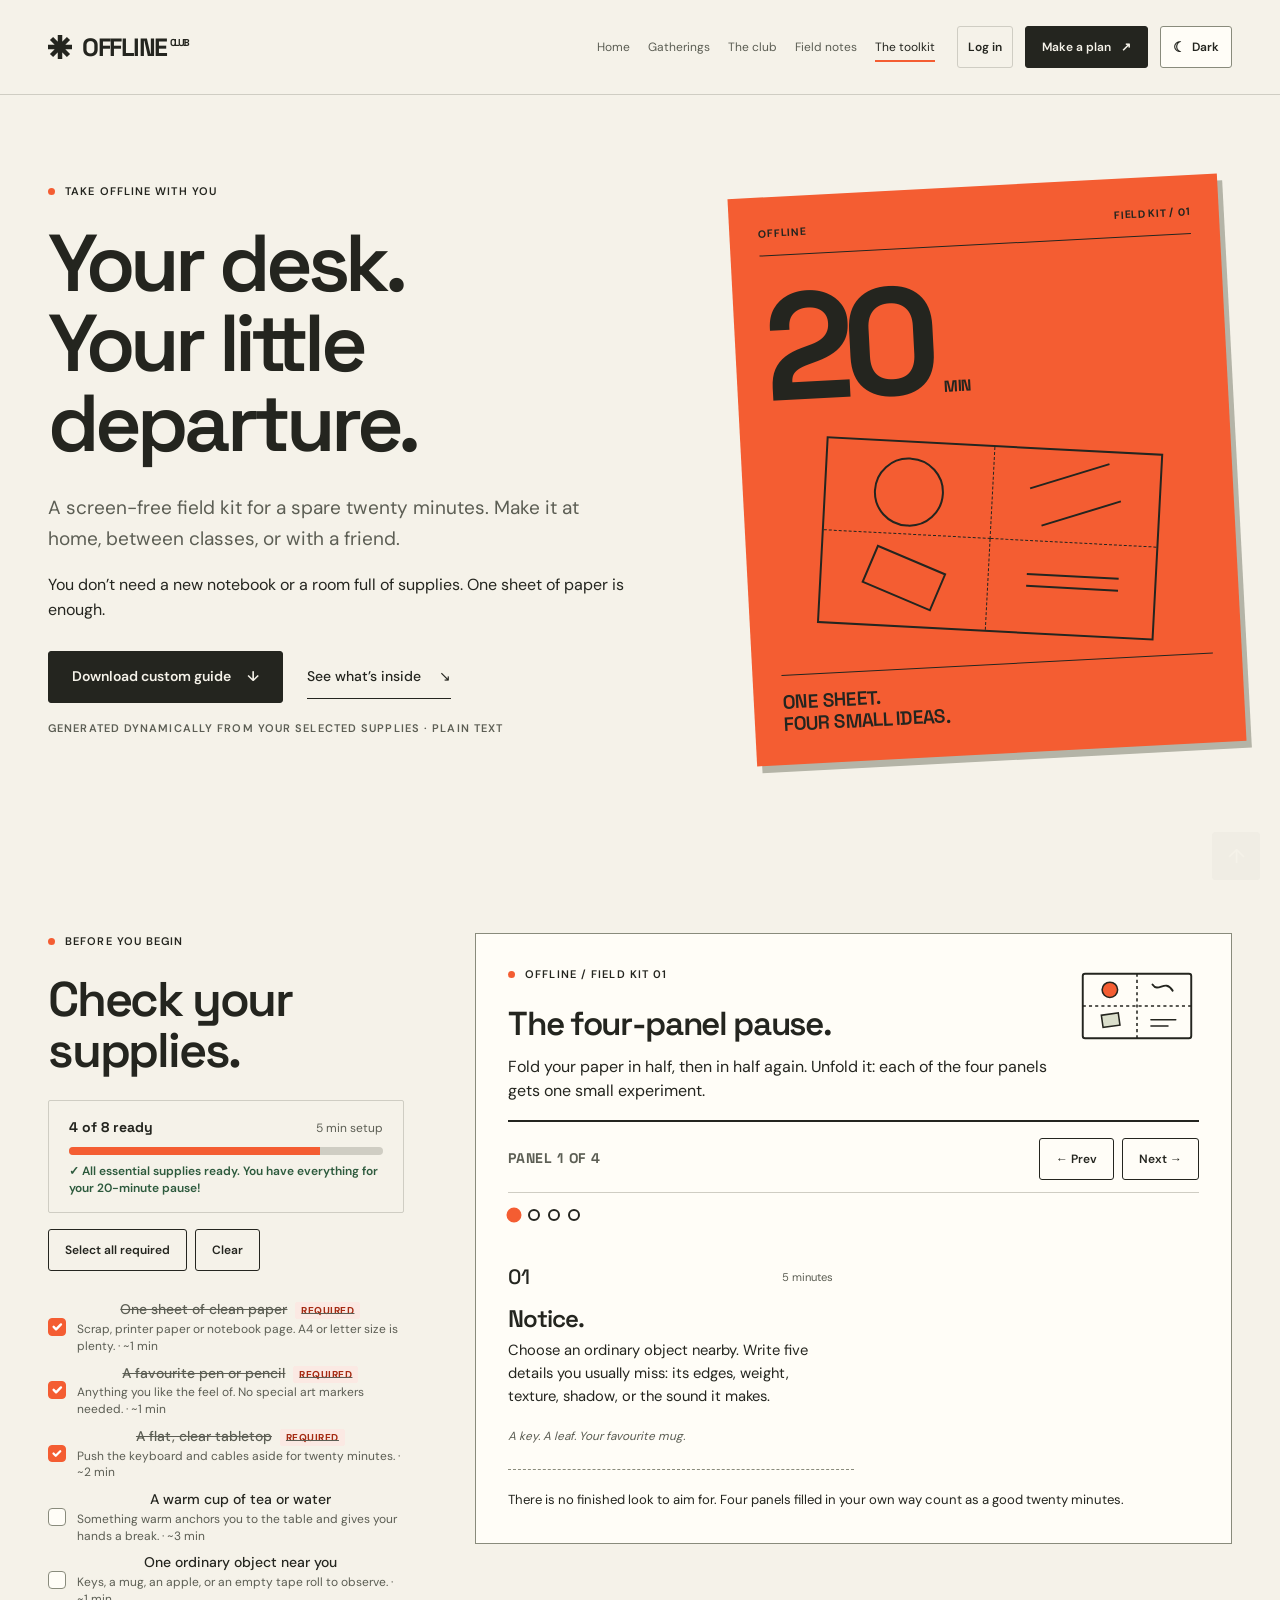
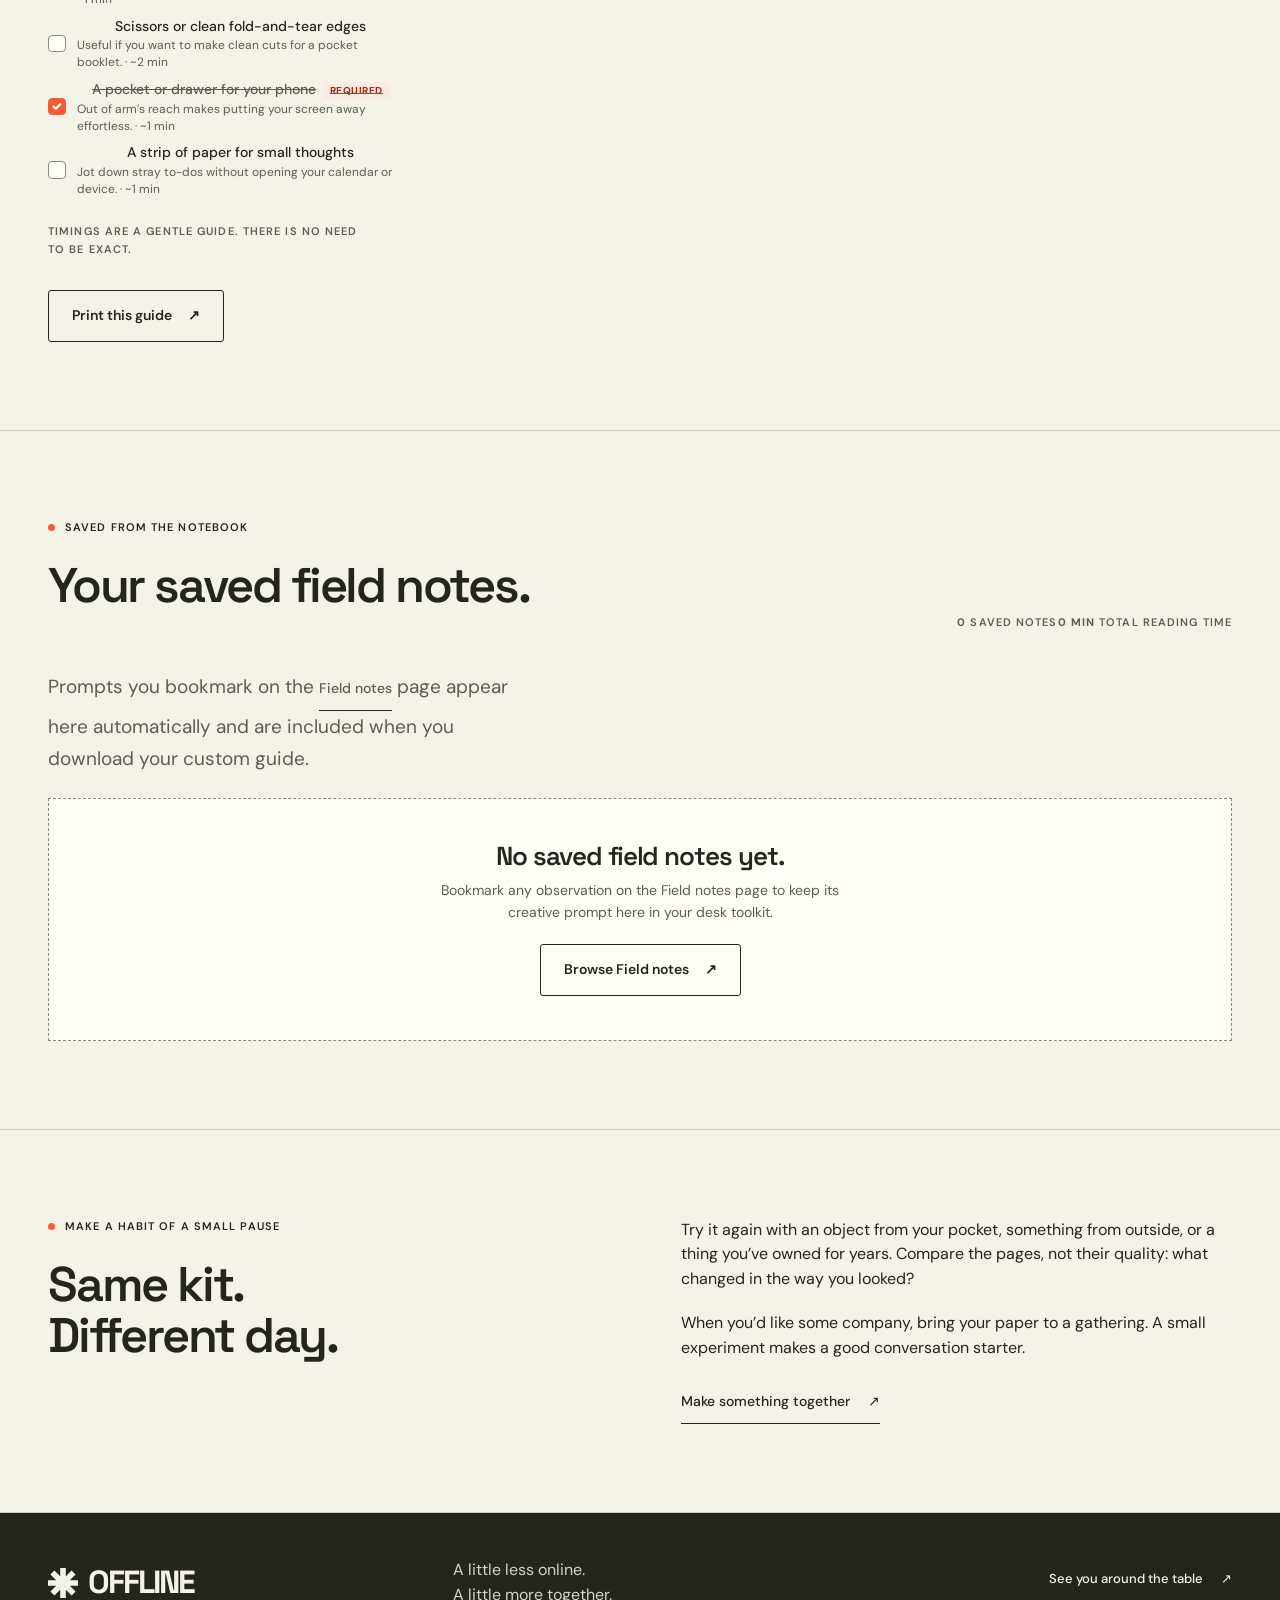
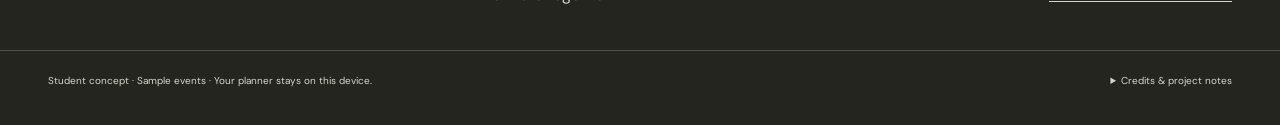
<file: toolkit.html>
<!doctype html>
<html lang="en" data-theme="light">
<head>
  <meta charset="utf-8">
  <meta name="viewport" content="width=device-width, initial-scale=1">
  <meta name="description" content="Simple, printable activities for your own screen-free evening.">
  <meta name="theme-color" content="#f5f2e9">
  <title>The toolkit — OFFLINE Club</title>
  <link rel="icon" href="assets/favicon.svg" type="image/svg+xml">
  <link rel="stylesheet" href="assets/vendor/bootstrap.min.css">
  <link rel="stylesheet" href="assets/fonts/fonts.css">
  <link rel="stylesheet" href="assets/css/style.css">
  <link rel="stylesheet" href="assets/css/secondary.css">
  <link rel="stylesheet" href="assets/css/forms.css">
  <link rel="stylesheet" href="assets/css/pages/toolkit.css">
  <script src="assets/vendor/jquery-3.7.1.min.js" defer></script>
  <script src="assets/vendor/bootstrap.bundle.min.js" defer></script>
  <script src="assets/js/core.js" defer></script>
  <script src="assets/js/validation.js" defer></script>
  <script src="assets/js/data/supplies.js" defer></script>
  <script src="assets/js/data/notes.js" defer></script>
  <script src="assets/js/pages/toolkit.js" defer></script>
  <noscript><style>.navbar-collapse.collapse{display:block}.navbar-toggler{display:none}.session-filters{display:none}</style></noscript>
</head>
<body>
  <a class="skip-link" href="#main-content">Skip to content</a>
  <header class="site-header">
    <nav class="navbar navbar-expand-lg container" aria-label="Main navigation">
      <a class="navbar-brand" href="index.html" aria-label="OFFLINE home"><svg viewBox="0 0 32 32" aria-hidden="true"><path d="M16 0v32M0 16h32M4.7 4.7l22.6 22.6M4.7 27.3L27.3 4.7" stroke="currentColor" stroke-width="6"/></svg><span>OFFLINE<span class="brand-period">CLUB</span></span></a>
      <button class="navbar-toggler" type="button" data-bs-toggle="collapse" data-bs-target="#site-navigation" aria-controls="site-navigation" aria-expanded="false" aria-label="Toggle navigation"><span class="menu-lines" aria-hidden="true"></span><span>Menu</span></button>
      <div class="collapse navbar-collapse" id="site-navigation">
        <div class="navbar-nav nav-links"><a class="nav-link" href="index.html">Home</a><a class="nav-link" href="gatherings.html">Gatherings</a><a class="nav-link" href="about.html">The club</a><a class="nav-link" href="fieldnotes.html">Field notes</a><a class="nav-link active" href="toolkit.html" aria-current="page">The toolkit</a></div>
        <div class="nav-utilities">
          <div class="nav-auth-area" id="nav-auth-area"><a class="nav-login-link" href="join.html#login">Log in</a></div>
          <a class="button button-small nav-join" href="join.html">Make a plan <span class="nav-plan-badge" id="nav-plan-count" hidden>0</span> <span aria-hidden="true">↗</span></a>
          <button class="theme-toggle" id="theme-toggle" type="button" aria-pressed="false" aria-label="Switch to dark mode"><span class="theme-toggle-icon" aria-hidden="true">☾</span><span class="theme-toggle-label">Dark</span></button>
        </div>
      </div>
    </nav>
  </header>
  <main id="main-content" class="toolkit-page">
  <section class="container section-space toolkit-intro" aria-labelledby="toolkit-title">
    <div>
      <p class="eyebrow">Take OFFLINE with you</p>
      <h1 id="toolkit-title" class="display-title">Your desk.<br>Your little<br>departure.</h1>
      <p class="lead-copy">A screen-free field kit for a spare twenty minutes. Make it at home, between classes, or with a friend.</p>
      <p>You don’t need a new notebook or a room full of supplies. One sheet of paper is enough.</p>
      <div class="toolkit-actions">
        <button class="button" type="button" id="btn-download-kit">Download custom guide <span aria-hidden="true">↓</span></button>
        <a class="text-link" href="#field-kit">See what’s inside <span aria-hidden="true">↘</span></a>
      </div>
      <p class="meta" id="download-hint">Generated dynamically from your selected supplies · plain text</p>
      <p class="field-error" id="download-error" hidden></p>
    </div>
    <div class="toolkit-cover" role="img" aria-label="Field kit 01: Twenty minutes, one sheet, no screen">
      <div class="cover-top"><span>OFFLINE</span><span>FIELD KIT / 01</span></div>
      <p class="cover-time">20<span>MIN</span></p>
      <div class="cover-fold" aria-hidden="true"><div></div><div></div><div></div><div></div></div>
      <p class="cover-bottom">ONE SHEET.<br>FOUR SMALL IDEAS.</p>
    </div>
  </section>

  <section id="field-kit" class="container section-space kit-workspace" aria-labelledby="kit-heading">
    <div class="kit-prep">
      <p class="eyebrow">Before you begin</p>
      <h2 id="kit-heading" class="section-heading">Check your supplies.</h2>

      <div class="supply-summary-box" aria-live="polite">
        <div class="d-flex justify-content-between align-items-center mb-1">
          <span class="supply-count-text" id="supplies-stat">0 of 0 ready</span>
          <span class="supply-time-text" id="supplies-time">0 min setup</span>
        </div>
        <div class="supply-progress-track" role="progressbar" aria-label="Supplies readiness" aria-valuemin="0" aria-valuemax="100" aria-valuenow="0">
          <div class="supply-progress-fill" id="supplies-progress-bar"></div>
        </div>
        <p class="supply-status-note" id="supplies-status-note">Select your supplies below.</p>
      </div>

      <div class="supply-toolbar d-flex gap-2 mb-3">
        <button type="button" class="button button-small button-outline" id="btn-select-required">Select all required</button>
        <button type="button" class="button button-small button-outline" id="btn-clear-supplies">Clear</button>
      </div>

      <fieldset class="material-list">
        <legend class="visually-hidden">Check your desk supplies</legend>
        <div id="supplies-checklist"></div>
      </fieldset>

      <p class="meta">Timings are a gentle guide. There is no need to be exact.</p>
      <button class="button button-outline print-kit-button" type="button" id="btn-print-guide">Print this guide <span aria-hidden="true">↗</span></button>
    </div>

    <div class="printable-kit" role="region" aria-labelledby="guide-title">
      <div class="guide-heading">
        <div class="d-flex justify-content-between align-items-start flex-wrap gap-3">
          <div>
            <p class="eyebrow">OFFLINE / FIELD KIT 01</p>
            <h2 id="guide-title">The four-panel pause.</h2>
          </div>
          <img src="assets/images/four-panel-fold.svg" alt="Diagram showing a paper sheet folded into four numbered activity quadrants" width="124" height="80" class="feature-badge-img">
        </div>
        <p>Fold your paper in half, then in half again. Unfold it: each of the four panels gets one small experiment.</p>
      </div>

      <div class="gallery-toolbar d-flex justify-content-between align-items-center my-3">
        <span class="panel-counter" id="gallery-counter" aria-live="polite">Panel 1 of 4</span>
        <div class="gallery-controls d-flex gap-2">
          <button type="button" class="button button-small button-outline" id="btn-prev-panel" aria-label="Previous panel">← Prev</button>
          <button type="button" class="button button-small button-outline" id="btn-next-panel" aria-label="Next panel">Next →</button>
        </div>
      </div>

      <div class="gallery-indicators d-flex gap-2 mb-3" id="gallery-dots" role="group" aria-label="Activity panels"></div>

      <ol class="kit-steps" id="gallery-steps">
        <li class="step-panel active" data-index="0" id="panel-0">
          <div class="step-label"><span>01</span><span>5 minutes</span></div>
          <h3>Notice.</h3>
          <p>Choose an ordinary object nearby. Write five details you usually miss: its edges, weight, texture, shadow, or the sound it makes.</p>
          <span class="step-example">A key. A leaf. Your favourite mug.</span>
        </li>
        <li class="step-panel" data-index="1" id="panel-1">
          <div class="step-label"><span>02</span><span>5 minutes</span></div>
          <h3>Draw.</h3>
          <p>Sketch the object with one continuous line. Keep your pen on the page. A recognisable drawing is optional; careful looking is the point.</p>
          <span class="step-example">Let the line wander a little.</span>
        </li>
        <li class="step-panel" data-index="2" id="panel-2">
          <div class="step-label"><span>03</span><span>5 minutes</span></div>
          <h3>Imagine.</h3>
          <p>Give your object another life. A mug becomes a tiny planet. A key becomes a fish. Draw or describe the new possibility.</p>
          <span class="step-example">Follow the first odd idea.</span>
        </li>
        <li class="step-panel" data-index="3" id="panel-3">
          <div class="step-label"><span>04</span><span>5 minutes</span></div>
          <h3>Keep.</h3>
          <p>Write one sentence about what you noticed. Date the page, fold it up, and keep it somewhere you’ll find it again.</p>
          <span class="step-example">“Today I noticed…” is enough.</span>
        </li>
      </ol>
      <p class="guide-footer">There is no finished look to aim for. Four panels filled in your own way count as a good twenty minutes.</p>
    </div>
  </section>

  <section class="container section-space toolkit-saved-section" id="saved-notes-kit" aria-labelledby="saved-notes-kit-title">
    <div class="section-heading-row">
      <div>
        <p class="eyebrow">Saved from the notebook</p>
        <h2 id="saved-notes-kit-title" class="section-heading">Your saved field notes.</h2>
      </div>
      <p class="meta" id="toolkit-notes-summary" aria-live="polite">0 saved notes · 0 min reading time</p>
    </div>
    <p class="lead-copy mb-4">Prompts you bookmark on the <a class="text-link" href="fieldnotes.html">Field notes</a> page appear here automatically and are included when you download your custom guide.</p>
    <div id="toolkit-saved-notes" aria-live="polite"></div>
  </section>

  <section class="container section-space kit-next" aria-labelledby="kit-next-title">
    <div><p class="eyebrow">Make a habit of a small pause</p><h2 id="kit-next-title" class="section-heading">Same kit.<br>Different day.</h2></div>
    <div><p>Try it again with an object from your pocket, something from outside, or a thing you’ve owned for years. Compare the pages, not their quality: what changed in the way you looked?</p><p>When you’d like some company, bring your paper to a gathering. A small experiment makes a good conversation starter.</p><a class="text-link" href="gatherings.html">Make something together <span aria-hidden="true">↗</span></a></div>
  </section>
</main>

  <footer class="site-footer">
    <div class="container footer-top">
      <a class="footer-brand" href="index.html"><svg viewBox="0 0 32 32" aria-hidden="true"><path d="M16 0v32M0 16h32M4.7 4.7l22.6 22.6M4.7 27.3L27.3 4.7" stroke="currentColor" stroke-width="6"/></svg> OFFLINE</a>
      <p>A little less online.<br>A little more together.</p>
      <a class="text-link" href="join.html">See you around the table <span aria-hidden="true">↗</span></a>
    </div>
    <div class="container footer-bottom">
      <p>Student concept · Sample events · Your planner stays on this device.</p>
      <details class="credits"><summary>Credits &amp; project notes</summary><p>Original layout and vector artwork. Content, artwork and code developed with AI assistance. <a href="https://fonts.google.com/specimen/Space+Grotesk">Space Grotesk</a> by Florian Karsten; <a href="https://fonts.google.com/specimen/DM+Sans">DM Sans</a> by Colophon Foundry. <a href="https://getbootstrap.com/">Bootstrap</a> 5.3.8 and <a href="https://jquery.com/">jQuery</a> 3.7.1, MIT license. No downloaded theme.</p></details>
    </div>
  </footer>
</body>
</html>
</file>
<file: assets/fonts/fonts.css>
/* Self-hosted Google Fonts: Space Grotesk and DM Sans, SIL OFL 1.1. */

/* Variable fonts cover weights 400 through 700. Latin subset. */

@font-face {
  font-family: 'Space Grotesk';
  font-style: normal;
  font-weight: 400 700;
  font-display: swap;
  src: url(./space-grotesk-latin-variable.woff2) format('woff2');
  unicode-range: U+0000-00FF, U+0131, U+0152-0153, U+02BB-02BC, U+02C6, U+02DA, U+02DC, U+0304, U+0308, U+0329, U+2000-206F, U+20AC, U+2122, U+2191, U+2193, U+2212, U+2215, U+FEFF, U+FFFD;
}

@font-face {
  font-family: 'DM Sans';
  font-style: normal;
  font-weight: 400 700;
  font-display: swap;
  src: url(./dm-sans-latin-variable.woff2) format('woff2');
  unicode-range: U+0000-00FF, U+0131, U+0152-0153, U+02BB-02BC, U+02C6, U+02DA, U+02DC, U+0304, U+0308, U+0329, U+2000-206F, U+20AC, U+2122, U+2191, U+2193, U+2212, U+2215, U+FEFF, U+FFFD;
}
</file>
<file: assets/css/style.css>
:root {
  --paper:#f5f2e9;
  --ink:#24251f;
  --accent:#f45d32;
  --accent-text:#ba3b17;
  --accent-soft:#fcebe6;
  --muted:#5c5e54;
  --line:#cfcdc3;
  --line-strong:#898b7c;
  --white:#fffdf7;
  --surface-alt:#e7e8dd;
  --board-bg:#e4e2d7;
  --poster-ink:#24251f;
  --poster-line:#8b351b;
  --tape-bg:#faf6e2cc;
  --card-shadow:#b4b4a7;
  --focus-ring:#9d350f;
  --highlight-bg:#f8ae96;
  --highlight-ink:#24251f;
  --button-hover:#404138;
  --art-make-bg:#dbdfcc;
  --art-play-bg:#eac6b7;
  --art-slow-bg:#d7dbdf;
  --footer-bg:#24251f;
  --footer-ink:#f5f2e9;
  --footer-muted:#d4d5c8;
  --footer-line:#515247;
  --heading:'Space Grotesk',Arial,sans-serif;
  --body:'DM Sans',Arial,sans-serif;
  --bs-body-font-family:var(--body);
  --bs-body-color:var(--ink);
  --bs-body-bg:var(--paper);
  --bs-border-color:var(--line);
}

[data-theme="dark"] {
  --paper:#151613;
  --ink:#f2efe6;
  --accent:#ff6b42;
  --accent-text:#ff8c6b;
  --accent-soft:#382019;
  --muted:#b5b3a7;
  --line:#36392f;
  --line-strong:#686c5d;
  --white:#1f211b;
  --surface-alt:#22251e;
  --board-bg:#252820;
  --poster-ink:#1c1d18;
  --poster-line:#6e240e;
  --tape-bg:#e8e2c8b3;
  --card-shadow:#0b0c09;
  --focus-ring:#ff9675;
  --highlight-bg:#7c2e17;
  --highlight-ink:#fffdf7;
  --button-hover:#ffffff;
  --art-make-bg:#293022;
  --art-play-bg:#382721;
  --art-slow-bg:#242c32;
  --footer-bg:#0d0e0b;
  --footer-ink:#f2efe6;
  --footer-muted:#b5b3a7;
  --footer-line:#2c2f26;
  --bs-body-color:var(--ink);
  --bs-body-bg:var(--paper);
  --bs-border-color:var(--line);
}

* {
  box-sizing:border-box;
}

html {
  scroll-padding-top:24px;
}

body {
  margin:0;
  background:var(--paper);
  color:var(--ink);
  font-family:var(--body);
  font-size:16px;
  line-height:1.55;
  transition:background-color 180ms ease,color 180ms ease;
}

img,svg {
  max-width:100%;
  display:block;
}

a {
  color:inherit;
  text-decoration:none;
}

button,input,select,textarea {
  font:inherit;
}

button,a,input,select,textarea,summary {
  touch-action:manipulation;
}

button {
  color:inherit;
}

h1,h2,h3,h4 {
  font-family:var(--heading);
  font-weight:600;
  letter-spacing:-.045em;
  line-height:1.05;
}

p {
  margin:0 0 1.2rem;
}

.text-muted {
  color:var(--muted)!important;
}

.border-top {
  border-top-color:var(--line)!important;
}

.border-bottom {
  border-bottom-color:var(--line)!important;
}

.container {
  width:min(100%,1280px);
  max-width:1280px;
  padding-right:48px;
  padding-left:48px;
}

.eyebrow,.meta,.tag {
  font-size:11px;
  font-weight:600;
  letter-spacing:.1em;
  text-transform:uppercase;
}

.eyebrow {
  display:flex;
  align-items:center;
  gap:10px;
  margin-bottom:24px;
}

.eyebrow::before {
  content:'';
  display:block;
  width:7px;
  height:7px;
  border-radius:50%;
  background:var(--accent);
  flex-shrink:0;
}

.meta {
  color:var(--muted);
  line-height:1.7;
}

.display-title {
  font-size:clamp(54px,6.7vw,90px);
  line-height:.99;
  margin:0 0 28px;
  max-width:1050px;
  letter-spacing:-.06em;
}

.lead-copy {
  font-size:19px;
  line-height:1.65;
  max-width:480px;
  color:var(--muted);
}

.section-heading {
  font-size:clamp(30px,3.8vw,50px);
  margin-bottom:24px;
}

.section-space {
  padding-top:88px;
  padding-bottom:88px;
}

.page-heading {
  padding-top:65px;
  padding-bottom:56px;
}

.page-heading .lead-copy {
  max-width:560px;
}

.button {
  display:inline-flex;
  align-items:center;
  justify-content:center;
  gap:16px;
  min-height:52px;
  padding:14px 23px;
  background:var(--ink);
  color:var(--paper);
  border:1px solid var(--ink);
  border-radius:3px;
  font-weight:600;
  font-size:14px;
  cursor:pointer;
  line-height:1.4;
}

.button:hover {
  background:var(--accent);
  border-color:var(--accent);
  color:var(--poster-ink);
}

.button-outline {
  background:transparent;
  color:var(--ink);
}

.button-outline:hover {
  background:var(--ink);
  border-color:var(--ink);
  color:var(--paper);
}

.button-small {
  min-height:42px;
  padding:10px 16px;
  font-size:12px;
  gap:10px;
}

.text-link {
  display:inline-flex;
  gap:18px;
  align-items:center;
  min-height:44px;
  font-weight:500;
  border-bottom:1px solid var(--ink);
  font-size:14px;
}

.text-link:hover {
  color:var(--accent-text);
  border-bottom-color:var(--accent-text);
}

.tag {
  padding:5px 10px;
  border:1px solid var(--ink);
  border-radius:2px;
  display:inline-block;
  font-size:10px;
  letter-spacing:.06em;
}

.feature-badge-img {
  height:auto;
  flex-shrink:0;
  border-radius:3px;
}

.skip-link {
  position:absolute;
  left:20px;
  top:-80px;
  background:var(--ink);
  color:var(--paper);
  z-index:1090;
  padding:12px 20px;
}

.skip-link:focus {
  top:10px;
}

:focus-visible {
  outline:3px solid var(--focus-ring);
  outline-offset:4px;
}

::selection {
  background:var(--highlight-bg);
  color:var(--highlight-ink);
}

/* ---------- Header & Navigation ---------- */
.site-header {
  border-bottom:1px solid var(--line);
  background:var(--paper);
}

.site-header .navbar {
  min-height:94px;
  padding-top:18px;
  padding-bottom:18px;
}

.navbar-brand,.footer-brand {
  font-family:var(--heading);
  font-weight:700;
  letter-spacing:-.06em;
  font-size:25px;
  display:flex;
  align-items:center;
  gap:10px;
  margin:0;
  color:var(--ink);
}

.navbar-brand>svg {
  width:24px;
  height:24px;
}

.brand-period {
  font-size:10px;
  vertical-align:super;
  margin-left:3px;
}

.nav-links {
  margin-left:auto;
  gap:18px;
  align-items:center;
}

.site-header .nav-link {
  font-size:12px;
  color:var(--muted);
  padding:10px 0!important;
  position:relative;
  white-space:nowrap;
}

.site-header .nav-link.active,.site-header .nav-link:hover {
  color:var(--ink);
}

.site-header .nav-link.active::after {
  content:'';
  height:2px;
  background:var(--accent);
  position:absolute;
  left:0;
  bottom:4px;
  width:100%;
}

.nav-utilities {
  display:flex;
  align-items:center;
  gap:12px;
  margin-left:22px;
  flex-wrap:wrap;
}

.nav-auth-area {
  display:flex;
  align-items:center;
  gap:10px;
}

.nav-login-link,
.nav-profile-link {
  font-size:12px;
  font-weight:600;
  color:var(--ink);
  padding:8px 10px;
  border:1px solid var(--line);
  border-radius:3px;
  display:inline-flex;
  align-items:center;
  gap:6px;
  min-height:42px;
  white-space:nowrap;
}

.nav-login-link:hover,
.nav-profile-link:hover {
  border-color:var(--ink);
  background:var(--white);
}

.nav-profile-dot {
  width:7px;
  height:7px;
  border-radius:50%;
  background:var(--accent);
}

.nav-logout-btn {
  background:transparent;
  border:1px solid var(--line);
  border-radius:3px;
  padding:8px 10px;
  min-height:42px;
  font-size:11px;
  font-weight:600;
  color:var(--muted);
  cursor:pointer;
  white-space:nowrap;
}

.nav-logout-btn:hover {
  color:var(--ink);
  border-color:var(--ink);
}

.nav-join {
  margin-left:0;
  white-space:nowrap;
}

.nav-plan-badge {
  display:inline-flex;
  align-items:center;
  justify-content:center;
  min-width:20px;
  height:20px;
  padding:0 6px;
  border-radius:10px;
  background:var(--accent);
  color:var(--poster-ink);
  font-size:11px;
  font-weight:700;
  line-height:1;
}

.theme-toggle {
  display:inline-flex;
  align-items:center;
  gap:6px;
  min-height:42px;
  padding:8px 12px;
  background:var(--white);
  color:var(--ink);
  border:1px solid var(--line-strong);
  border-radius:3px;
  font-size:12px;
  font-weight:600;
  cursor:pointer;
  white-space:nowrap;
}

.theme-toggle:hover {
  border-color:var(--ink);
  background:var(--surface-alt);
}

.theme-toggle-icon {
  font-size:14px;
  line-height:1;
}

.navbar-toggler {
  display:flex;
  align-items:center;
  gap:10px;
  border:1px solid var(--line-strong);
  color:var(--ink);
  padding:10px 12px;
  font-size:12px;
  border-radius:3px;
  min-height:44px;
}

.navbar-toggler:focus {
  box-shadow:none;
}

.navbar-toggler:focus-visible,
.about-faq .accordion-button:focus-visible {
  outline:3px solid var(--focus-ring);
  outline-offset:4px;
}

.menu-lines {
  width:16px;
  height:10px;
  border-top:1.5px solid currentColor;
  border-bottom:1.5px solid currentColor;
  display:block;
}

/* ---------- Footer ---------- */
.site-footer {
  background:var(--footer-bg);
  color:var(--footer-ink);
  padding-top:45px;
  padding-bottom:24px;
  border-top:1px solid var(--line);
}

.footer-brand {
  font-size:32px;
  color:var(--footer-ink);
}

.footer-brand svg {
  width:30px;
  height:30px;
}

.footer-top {
  display:grid;
  grid-template-columns:1fr 1fr 1fr;
  gap:30px;
  align-items:start;
  padding-bottom:42px;
}

.footer-top p {
  font-size:16px;
  color:var(--footer-muted);
  margin:0;
}

.footer-top .text-link {
  border-color:var(--footer-muted);
  color:var(--footer-ink);
  justify-self:end;
  font-size:13px;
}

.footer-bottom {
  display:flex;
  justify-content:space-between;
  border-top:1px solid var(--footer-line);
  padding-top:22px;
  font-size:10px;
  color:var(--footer-muted);
  gap:35px;
}

.footer-bottom p {
  margin:0;
}

.credits {
  max-width:420px;
}

.credits summary {
  cursor:pointer;
  min-height:28px;
  text-align:right;
}

.credits p {
  padding:12px 0 0;
  line-height:1.7;
}

.credits a {
  text-decoration:underline;
}

/* ---------- Home Hero & Noticeboard ---------- */
.home-hero {
  display:grid;
  grid-template-columns:1.05fr 1fr;
  gap:65px;
  padding-top:70px;
  padding-bottom:70px;
  align-items:center;
}

.home-title {
  font-size:clamp(55px,5.9vw,80px);
  line-height:1.04;
  letter-spacing:-.06em;
  margin:0 0 26px;
}

.home-title span {
  color:var(--accent-text);
}

.hero-copy .lead-copy {
  font-size:16px;
  max-width:380px;
  margin-bottom:28px;
}

.hero-actions {
  display:flex;
  align-items:center;
  gap:26px;
  flex-wrap:wrap;
}

.hero-footnote {
  font-size:11px;
  color:var(--muted);
  margin-top:26px;
  margin-bottom:0;
  display:flex;
  align-items:center;
  gap:8px;
}

.hero-footnote svg {
  width:14px;
  height:14px;
}

.hero-board {
  position:relative;
  isolation:isolate;
  background:var(--board-bg);
  min-height:430px;
  border-radius:3px;
  padding:24px 50px;
  display:flex;
  align-items:center;
  justify-content:center;
  border:1px solid var(--line);
}

.poster {
  position:relative;
  transform:rotate(-6deg);
  background:var(--accent);
  color:var(--poster-ink);
  width:290px;
  min-height:348px;
  box-shadow:4px 7px 0 var(--card-shadow);
  padding:24px 24px 20px;
}

.poster .poster-top {
  display:flex;
  justify-content:space-between;
  font-size:9px;
  letter-spacing:.07em;
  border-bottom:1px solid var(--poster-line);
  padding-bottom:12px;
}

.poster h2,
.poster .poster-headline {
  font-family:var(--heading);
  font-size:58px;
  font-weight:700;
  letter-spacing:-.065em;
  line-height:.9;
  margin:20px 0 12px;
  color:var(--poster-ink);
}

.poster>svg {
  width:114px;
  height:114px;
  margin-left:auto;
}

.poster-bottom {
  display:flex;
  justify-content:space-between;
  font-size:9px;
  letter-spacing:.06em;
  padding-top:12px;
  border-top:1px solid var(--poster-line);
}

.paper-tape {
  position:absolute;
  background:var(--tape-bg);
  width:95px;
  height:27px;
  top:-11px;
  left:98px;
  transform:rotate(3deg);
}

.round-sticker {
  width:112px;
  height:112px;
  border-radius:50%;
  background:var(--ink);
  color:var(--paper);
  display:flex;
  align-items:center;
  justify-content:center;
  text-align:center;
  font-family:var(--heading);
  font-size:17px;
  line-height:1.1;
  font-weight:600;
  position:absolute;
  right:12px;
  top:24px;
  transform:rotate(12deg);
  box-shadow:3px 3px 0 var(--card-shadow);
  letter-spacing:-.03em;
}

.hero-ticket {
  position:absolute;
  right:12px;
  bottom:28px;
  width:202px;
  background:var(--white);
  color:var(--ink);
  transform:rotate(5deg);
  padding:15px 16px;
  box-shadow:3px 4px 0 var(--card-shadow);
  border:1px solid var(--line);
  border-left:4px dotted var(--line-strong);
}

.hero-ticket p {
  font-size:10px;
  letter-spacing:.05em;
  text-transform:uppercase;
  margin:0 0 7px;
}

.hero-ticket strong {
  font-family:var(--heading);
  font-size:20px;
  letter-spacing:-.04em;
}

.hero-ticket span {
  display:block;
  font-size:10px;
  margin-top:5px;
}

.board-caption {
  position:absolute;
  bottom:8px;
  left:12px;
  font-size:8px;
  letter-spacing:.09em;
  text-transform:uppercase;
  color:var(--muted);
}

.word-strip {
  border-top:1px solid var(--line);
  border-bottom:1px solid var(--line);
  display:flex;
  justify-content:space-around;
  align-items:center;
  gap:15px;
  padding:22px 24px;
  font-family:var(--heading);
  font-size:16px;
  font-weight:500;
  letter-spacing:-.02em;
}

.word-strip .asterisk {
  color:var(--accent);
  font-size:24px;
  line-height:1;
}

.section-top {
  display:flex;
  justify-content:space-between;
  align-items:flex-end;
  gap:25px;
  margin-bottom:34px;
}

.section-top .section-heading {
  margin-bottom:0;
}

.next-gathering {
  display:grid;
  grid-template-columns:1fr 1fr;
  border:1px solid var(--line);
  background:var(--white);
}

.session-art {
  background:var(--art-make-bg);
  min-height:350px;
  padding:35px;
  position:relative;
  display:flex;
  justify-content:center;
  align-items:center;
  overflow:hidden;
}

.print-art {
  width:250px;
  max-width:100%;
  transform:rotate(-8deg);
  background:#fffdf7;
  box-shadow:5px 8px 0 var(--card-shadow);
  padding:25px 22px;
  position:relative;
}

.print-art svg {
  width:100%;
  height:auto;
}

.art-label {
  font-size:10px;
  font-weight:600;
  letter-spacing:.12em;
  text-transform:uppercase;
  position:absolute;
  bottom:20px;
  left:26px;
  color:var(--ink);
}

.next-copy {
  padding:45px;
}

.next-copy h3 {
  font-size:36px;
  margin:22px 0 18px;
}

.next-copy p {
  color:var(--muted);
  font-size:15px;
}

.session-meta {
  display:flex;
  flex-wrap:wrap;
  gap:10px 20px;
  font-size:12px;
  margin:24px 0;
}

.session-meta span {
  display:flex;
  align-items:center;
  gap:7px;
}

.intro-section {
  background:var(--surface-alt);
}

.intro-grid {
  display:grid;
  grid-template-columns:1fr 1fr;
  gap:90px;
}

.intro-grid .lead-copy {
  font-size:17px;
}

.rule-list {
  list-style:none;
  padding:0;
  margin:0;
}

.rule-list li {
  padding:23px 0;
  border-top:1px solid var(--line);
  display:grid;
  grid-template-columns:30px 1fr;
  gap:18px;
}

.rule-list li:last-child {
  border-bottom:1px solid var(--line);
}

.rule-list .rule-number {
  font-size:11px;
  color:var(--muted);
  padding-top:4px;
}

.rule-list h3 {
  font-size:23px;
  margin-bottom:8px;
}

.rule-list p {
  font-size:14px;
  color:var(--muted);
  margin:0;
  max-width:380px;
}

.bottom-note {
  padding:55px 0;
}

.bottom-note-inner {
  display:flex;
  align-items:center;
  justify-content:space-between;
  gap:40px;
}

.bottom-note h2 {
  font-size:35px;
  margin:0;
}

.bottom-note p {
  color:var(--muted);
  font-size:14px;
  margin:12px 0 0;
}

.page-heading-split {
  display:grid;
  grid-template-columns:1.5fr 1fr;
  align-items:end;
  gap:60px;
}

.page-heading-split .display-title {
  margin-bottom:0;
}

.page-heading-split .lead-copy {
  font-size:17px;
  margin-bottom:0;
}

/* ---------- Shared Filter Buttons & Session Cards ---------- */
.session-filters {
  display:flex;
  flex-wrap:wrap;
  gap:8px;
}

.filter-button {
  font-size:12px;
  min-height:44px;
  background:transparent;
  color:var(--ink);
  padding:10px 19px;
  border:1px solid var(--line-strong);
  border-radius:3px;
  cursor:pointer;
}

.filter-button[aria-pressed=true] {
  background:var(--ink);
  color:var(--paper);
  border-color:var(--ink);
}

.session-card {
  border:1px solid var(--line);
  background:var(--white);
  display:flex;
  flex-direction:column;
}

.session-card[hidden] {
  display:none;
}

.session-card .session-art {
  min-height:235px;
  padding:20px;
}

.session-card .print-art {
  width:155px;
  padding:16px;
}

.session-card-copy {
  padding:25px;
  flex:1;
  display:flex;
  flex-direction:column;
}

.session-card-copy .session-meta {
  display:block;
  margin:0 0 18px;
  font-size:12px;
  line-height:1.9;
}

.game-art {
  background:var(--art-play-bg);
}

.slow-art {
  background:var(--art-slow-bg);
}

.dice-art {
  width:210px;
  height:170px;
}

.slow-art>svg {
  height:190px;
  width:200px;
}

/* ---------- Timetable & Notes ---------- */
.rhythm-section {
  padding-top:80px;
  padding-bottom:80px;
}

.rhythm-grid {
  display:grid;
  grid-template-columns:.85fr 1.4fr;
  gap:65px;
}

.rhythm-grid .lead-copy {
  font-size:16px;
}

.rhythm-table {
  --bs-table-bg:transparent;
  --bs-table-color:var(--ink);
  color:var(--ink);
  font-size:14px;
  width:100%;
  margin:0;
}

.rhythm-table caption {
  font-size:11px;
  caption-side:bottom;
  color:var(--muted);
  padding-top:18px;
}

.rhythm-table thead th {
  font-size:10px;
  text-transform:uppercase;
  letter-spacing:.08em;
  font-weight:600;
  color:var(--muted);
  padding:14px 10px;
  border-bottom-color:var(--line);
}

.rhythm-table tbody td,.rhythm-table tbody th {
  padding:20px 10px;
  border-bottom-color:var(--line);
  color:var(--ink);
  vertical-align:middle;
}

.rhythm-table tbody th {
  font-weight:500;
}

.rhythm-table th:first-child,.rhythm-table td:first-child {
  padding-left:0;
  white-space:nowrap;
}

.rhythm-table th:last-child,.rhythm-table td:last-child {
  padding-right:0;
}

.gathering-note {
  margin-top:25px;
  border-left:3px solid var(--accent);
  padding-left:18px;
  font-size:13px;
  color:var(--muted);
}

/* ---------- Shared Planner & Form Controls ---------- */
.planner-layout {
  display:grid;
  grid-template-columns:1.35fr .8fr;
  gap:80px;
  padding-bottom:90px;
}

.planner-form {
  border-top:1px solid var(--line);
  padding-top:28px;
}

.form-step {
  font-family:var(--heading);
  font-size:22px;
  letter-spacing:-.04em;
  margin-bottom:25px;
}

.form-label,.planner-form legend {
  font-size:13px;
  font-weight:500;
  margin-bottom:8px;
  color:var(--ink);
}

.form-control,.form-select {
  background-color:var(--white);
  border:1px solid var(--line-strong);
  min-height:50px;
  border-radius:3px;
  color:var(--ink);
  font-size:14px;
  padding:12px 14px;
}

.form-control::placeholder {
  color:var(--muted);
  opacity:.8;
}

.form-control:focus,.form-select:focus {
  background-color:var(--white);
  border-color:var(--ink);
  box-shadow:0 0 0 3px #f45d3233;
  color:var(--ink);
}

.form-hint {
  font-size:11px;
  color:var(--muted);
  margin-top:7px;
  margin-bottom:0;
}

.form-field {
  margin-bottom:25px;
}

.planner-form fieldset {
  border:0;
  padding:0;
  margin:0 0 25px;
}

.planner-form .form-check {
  padding-left:26px;
  font-size:13px;
  margin:12px 0;
}

.form-check-input {
  background-color:var(--white);
  border-color:var(--line-strong);
  margin-left:-26px!important;
  cursor:pointer;
}

.form-check-input:checked {
  background-color:var(--accent);
  border-color:var(--accent);
}

.planner-form .consent-check {
  padding:20px 0 20px 26px;
  margin-bottom:22px;
  border-top:1px solid var(--line);
  border-bottom:1px solid var(--line);
}

.form-notice {
  font-size:12px;
  color:var(--muted);
  padding-top:18px;
  margin:0;
  line-height:1.65;
}

.planner-aside {
  background:var(--surface-alt);
  padding:35px;
  height:fit-content;
  border:1px solid var(--line);
}

.planner-aside .eyebrow {
  margin-bottom:20px;
}

.planner-aside h2 {
  font-size:32px;
  margin-bottom:18px;
}

.planner-aside>p {
  font-size:14px;
  color:var(--muted);
}

.packing-list {
  padding:0;
  list-style:none;
  margin:28px 0 0;
}

.packing-list li {
  font-size:13px;
  padding:13px 0;
  border-top:1px solid var(--line);
  display:flex;
  gap:12px;
}

.packing-list li::before {
  content:'✓';
  color:var(--accent);
  font-weight:700;
}

.planner-small-note {
  font-size:11px!important;
  margin:25px 0 0!important;
}

.plan-clear {
  background:transparent;
  border:0;
  border-bottom:1px solid var(--muted);
  font-size:12px;
  padding:8px 0;
  cursor:pointer;
  color:var(--muted);
}

.plan-clear:hover {
  color:var(--error);
  border-bottom-color:var(--error);
}

/* ---------- Cross-Page Saved Items Bars & Chips ---------- */
.saved-items-bar {
  background:var(--surface-alt);
  border:1px solid var(--ink);
  border-left:5px solid var(--accent);
  padding:16px 20px;
  margin-bottom:24px;
  border-radius:2px;
}

.saved-items-bar[hidden] {
  display:none;
}

.saved-gathering-chip {
  display:inline-flex;
  align-items:center;
  gap:8px;
  background:var(--white);
  border:1px solid var(--line-strong);
  padding:5px 10px;
  border-radius:3px;
  font-size:12px;
  font-weight:500;
}

.chip-remove-btn {
  background:transparent;
  border:0;
  color:var(--error);
  font-weight:700;
  font-size:14px;
  line-height:1;
  padding:0 2px;
  cursor:pointer;
}

.chip-remove-btn:hover {
  color:var(--ink);
}

@media(prefers-reduced-motion:no-preference) {
  .button,.filter-button,.theme-toggle {
    transition:background-color 120ms ease-out,color 120ms ease-out,border-color 120ms ease-out;
  }
  .print-art {
    transition:transform 150ms ease-out;
  }
  .session-card:hover .print-art {
    transform:rotate(-3deg);
  }
}

@media(min-width:992px) {
  .navbar-toggler {
    display:none!important;
  }
  .navbar-collapse {
    gap:0;
  }
}

@media(max-width:1180px) {
  .nav-links {
    gap:12px;
  }
  .nav-utilities {
    margin-left:14px;
    gap:8px;
  }
  .container {
    padding-left:36px;
    padding-right:36px;
  }
  .home-hero {
    gap:36px;
  }
  .hero-board {
    padding:20px 35px;
  }
  .footer-top {
    grid-template-columns:1fr 1fr;
  }
  .footer-top>.text-link {
    justify-self:start;
    grid-column:2;
  }
  .session-card-copy {
    padding:20px;
  }
  .planner-layout {
    gap:45px;
  }
}

@media(max-width:991.98px) {
  .site-header .navbar {
    min-height:80px;
  }
  .navbar-collapse {
    flex-basis:100%;
    padding:22px 0 8px;
  }
  .nav-links {
    align-items:stretch;
    gap:0;
  }
  .site-header .nav-link {
    font-size:15px;
    padding:12px 0!important;
    border-bottom:1px solid var(--line);
  }
  .site-header .nav-link.active::after {
    display:none;
  }
  .nav-utilities {
    margin:18px 0 0;
    justify-content:flex-start;
  }
  .home-hero {
    grid-template-columns:1.15fr 1fr;
    gap:30px;
    padding-top:55px;
  }
  .home-title {
    font-size:54px;
  }
  .hero-board {
    min-height:380px;
    padding:24px 18px;
  }
  .poster {
    width:225px;
    min-height:300px;
    padding:21px;
  }
  .poster h2 {
    font-size:45px;
  }
  .poster>svg {
    width:95px;
    height:95px;
  }
  .round-sticker {
    width:88px;
    height:88px;
    font-size:14px;
    right:-4px;
    top:16px;
  }
  .hero-ticket {
    width:177px;
    right:-8px;
    bottom:15px;
  }
  .hero-ticket strong {
    font-size:17px;
  }
  .hero-actions {
    gap:15px;
  }
  .hero-actions .text-link {
    font-size:12px;
  }
  .intro-grid {
    gap:45px;
  }
  .next-copy {
    padding:30px;
  }
  .next-copy h3 {
    font-size:30px;
  }
  .session-art {
    padding:28px;
    min-height:320px;
  }
  .page-heading-split {
    gap:30px;
    grid-template-columns:1.2fr 1fr;
  }
  .display-title {
    font-size:65px;
  }
  .rhythm-grid {
    grid-template-columns:1fr;
    gap:30px;
  }
  .rhythm-grid .lead-copy {
    max-width:600px;
  }
  .planner-layout {
    grid-template-columns:1.2fr .8fr;
    gap:30px;
  }
  .planner-aside {
    padding:25px;
  }
  .planner-aside h2 {
    font-size:29px;
  }
}

@media(max-width:640px) {
  body {
    font-size:15px;
  }
  .container {
    padding-left:22px;
    padding-right:22px;
  }
  .site-header .navbar {
    min-height:74px;
    padding-top:14px;
    padding-bottom:14px;
  }
  .navbar-brand {
    font-size:23px;
  }
  .navbar-brand>svg {
    width:22px;
  }
  .home-hero {
    grid-template-columns:1fr;
    gap:42px;
    padding-top:40px;
    padding-bottom:38px;
  }
  .home-title {
    font-size:46px;
    line-height:1.02;
  }
  .eyebrow {
    font-size:10px;
    margin-bottom:22px;
  }
  .hero-copy .lead-copy {
    font-size:15px;
    max-width:320px;
  }
  .hero-footnote {
    margin-top:20px;
  }
  .hero-board {
    min-height:365px;
    margin:0 4px;
    padding:24px 45px;
  }
  .poster {
    width:244px;
    min-height:303px;
  }
  .poster h2,
  .poster .poster-headline {
    font-size:49px;
    margin-top:17px;
  }
  .poster>svg {
    width:91px;
    height:91px;
  }
  .round-sticker {
    right:8px;
    top:17px;
    width:88px;
    height:88px;
  }
  .hero-ticket {
    width:170px;
    bottom:20px;
    right:8px;
    padding:12px;
  }
  .hero-ticket p {
    font-size:8px;
  }
  .board-caption {
    font-size:7px;
  }
  .word-strip {
    font-size:10px;
    gap:10px;
    padding:19px 14px;
  }
  .word-strip .asterisk {
    font-size:17px;
  }
  .section-space {
    padding-top:50px;
    padding-bottom:50px;
  }
  .section-top {
    align-items:start;
    margin-bottom:25px;
    gap:25px;
  }
  .section-top .text-link {
    font-size:11px;
    gap:12px;
    min-height:38px;
    white-space:nowrap;
    margin-top:10px;
  }
  .section-heading {
    font-size:32px;
    margin-bottom:22px;
  }
  .next-gathering {
    grid-template-columns:1fr;
  }
  .session-art {
    min-height:280px;
  }
  .print-art {
    width:211px;
  }
  .next-copy {
    padding:27px;
  }
  .next-copy h3 {
    font-size:30px;
  }
  .next-copy .tag {
    margin-bottom:0;
  }
  .session-meta {
    gap:13px 18px;
  }
  .intro-grid {
    grid-template-columns:1fr;
    gap:28px;
  }
  .intro-grid .lead-copy {
    font-size:15px;
    margin-bottom:0;
  }
  .rule-list h3 {
    font-size:23px;
  }
  .rule-list p {
    font-size:13px;
  }
  .bottom-note {
    padding:40px 0;
  }
  .bottom-note-inner {
    align-items:start;
    flex-direction:column;
    gap:24px;
  }
  .bottom-note h2 {
    font-size:32px;
  }
  .footer-top {
    grid-template-columns:1fr;
    gap:25px;
    padding-bottom:30px;
  }
  .footer-top>.text-link {
    grid-column:auto;
    justify-self:start;
  }
  .footer-brand {
    font-size:32px;
  }
  .footer-top p {
    font-size:14px;
  }
  .footer-bottom {
    flex-direction:column;
    gap:16px;
    font-size:10px;
  }
  .credits summary {
    text-align:left;
  }
  .page-heading {
    padding-top:40px;
    padding-bottom:38px;
  }
  .display-title {
    font-size:53px;
    margin-bottom:25px;
  }
  .page-heading .lead-copy {
    font-size:15px;
  }
  .page-heading-split {
    grid-template-columns:1fr;
    gap:24px;
  }
  .filter-button {
    padding:9px 14px;
    font-size:11px;
  }
  .session-card .session-art {
    min-height:230px;
  }
  .session-card-copy {
    padding:25px;
  }
  .rhythm-section {
    padding-top:50px;
    padding-bottom:50px;
  }
  .rhythm-table {
    font-size:12px;
  }
  .rhythm-table thead th {
    font-size:9px;
    padding:14px 6px;
  }
  .rhythm-table tbody th,.rhythm-table tbody td {
    padding:16px 6px;
  }
  .rhythm-table th:first-child {
    width:20%;
  }
  .gathering-note {
    font-size:12px;
  }
  .planner-layout {
    grid-template-columns:1fr;
    gap:35px;
    padding-bottom:55px;
  }
  .planner-form {
    padding-top:25px;
  }
  .planner-aside {
    padding:28px;
  }
  .form-notice {
    font-size:11px;
  }
}

@media print {
  .site-header,.site-footer,.plan-clear,.planner-aside,.skip-link {
    display:none!important;
  }
  .container {
    padding:0;
    max-width:none;
  }
  .planner-layout {
    display:block;
  }
  .page-heading {
    padding-top:0;
  }
  body {
    background:white;
  }
  .display-title {
    font-size:40px;
  }
}
</file>
<file: assets/css/secondary.css>
/* ABOUT: a manifesto laid out like a printed club notice. */
.about-intro { display: grid; grid-template-columns: minmax(0, 1.1fr) minmax(0, .85fr); align-items: center; gap: 7%; }
.about-intro-copy > p:not(.eyebrow) { max-width: 36rem; }
.about-intro-copy .text-link { margin-top: 1rem; }
.manifesto-poster { background: var(--accent); padding: 2rem 2.25rem; color: var(--poster-ink); transform: rotate(2deg); position: relative; margin: .5rem 0 1rem; box-shadow: 5px 7px 0 var(--card-shadow); }
.poster-caption, .poster-foot { display: block; font-size: .72rem; font-weight: 700; line-height: 1.35; letter-spacing: .05em; text-transform: uppercase; color: var(--poster-ink); }
.manifesto-poster p { font-family: "Space Grotesk", sans-serif; font-size: clamp(3.7rem, 7.5vw, 6rem); font-weight: 700; line-height: .91; letter-spacing: -.07em; margin: 1.5rem 0; color: var(--poster-ink); }
.poster-line { height: 2px; background: var(--poster-ink); width: 100%; }
.poster-foot { margin-top: 2rem; }
.section-heading-row { display: flex; align-items: end; justify-content: space-between; gap: 2rem; margin-bottom: 2rem; }
.section-heading-row .meta { margin-bottom: .25rem; }
.manifesto-list { list-style: none; padding: 0; margin: 0; border-top: 1px solid var(--line); display: grid; grid-template-columns: 1fr 1fr; }
.manifesto-list li { padding: 2rem 2rem 2rem 0; display: grid; grid-template-columns: 3.2rem 1fr; gap: 1rem; border-bottom: 1px solid var(--line); }
.manifesto-list li:nth-child(even) { padding-left: 2rem; border-left: 1px solid var(--line); }
.manifesto-number { font-family: "Space Grotesk", sans-serif; font-size: 2.25rem; line-height: 1; letter-spacing: -.05em; color: var(--muted); }
.manifesto-list h3 { font-family: "Space Grotesk", sans-serif; font-size: 1.3rem; font-weight: 600; margin-bottom: .7rem; }
.manifesto-list p { margin: 0; max-width: 26rem; }
.about-process { background: var(--surface-alt); }
.about-process > .row { margin-right: auto; margin-left: auto; }
.hour-list { list-style: none; padding: 0; margin: 0; }
.hour-list li { display: grid; grid-template-columns: 5.5rem 1fr; gap: 1rem; padding: 1.5rem 0; border-bottom: 1px solid var(--line); }
.hour-list li:first-child { padding-top: 0; }
.hour-time { font-family: "Space Grotesk", sans-serif; font-size: 1.2rem; font-weight: 500; }
.hour-list h3 { font-family: "Space Grotesk", sans-serif; font-size: 1.2rem; font-weight: 600; }
.hour-list p { margin: 0; }
.about-faq { display: grid; grid-template-columns: .8fr 1.2fr; gap: 7%; }
.about-faq > div:first-child p:not(.eyebrow) { max-width: 22rem; }
.about-faq .accordion { --bs-accordion-bg: transparent; --bs-accordion-color: var(--ink); --bs-accordion-border-color: var(--line); --bs-accordion-border-radius: 0; --bs-accordion-inner-border-radius: 0; --bs-accordion-btn-color: var(--ink); --bs-accordion-active-color: var(--ink); --bs-accordion-active-bg: transparent; --bs-accordion-btn-focus-box-shadow: none; }
.about-faq .accordion-item { border-width: 1px 0 0; border-color: var(--line); background: transparent; color: var(--ink); }
.about-faq .accordion-item:last-child { border-bottom-width: 1px; }
.about-faq .accordion-button { padding: 1.4rem .1rem; min-height: 60px; font-family: "Space Grotesk", sans-serif; font-size: 1.08rem; font-weight: 600; box-shadow: none; background: transparent; color: var(--ink); }
.about-faq .accordion-body { padding: 0 2rem 1.5rem .1rem; color: var(--muted); }
.about-faq .accordion-button::after { flex-shrink: 0; }

/* FIELD NOTES: one editorial feature, then a browsable flat index. */
.journal-heading { display: flex; align-items: end; justify-content: space-between; gap: 2rem; }
.journal-heading .display-title { margin-bottom: 0; }
.journal-heading .lead-copy { margin: 0 0 .5rem; font-size: 1.15rem; }
.journal-feature { display: grid; grid-template-columns: minmax(0, 1fr) minmax(0, 1fr); gap: 7%; align-items: center; }
.journal-art { position: relative; background: var(--board-bg); border: 1px solid var(--line); aspect-ratio: 4 / 4.3; overflow: hidden; }
.art-sheet { position: absolute; background: var(--white); color: var(--ink); width: 68%; height: 63%; top: 14%; left: 9%; padding: 9%; transform: rotate(-9deg); border: 1px solid var(--line); }
.art-sheet > span { position: relative; z-index: 2; font-family: "Space Grotesk", sans-serif; font-size: clamp(2rem, 4vw, 3.2rem); font-weight: 600; line-height: .94; letter-spacing: -.06em; }
.art-sheet svg { position: absolute; bottom: 12%; left: 4%; width: 92%; fill: none; stroke: currentColor; stroke-width: 2; stroke-linecap: round; }
.art-circle { position: absolute; width: 46%; aspect-ratio: 1; background: #969f9b; border-radius: 50%; right: -4%; top: 8%; opacity: .85; }
.art-orange { position: absolute; width: 82%; height: 19%; background: var(--accent); left: 7%; bottom: 18%; transform: rotate(12deg); clip-path: polygon(0 4%, 6% 0, 11% 8%, 19% 3%, 27% 7%, 37% 0, 45% 5%, 54% 2%, 62% 6%, 71% 0, 82% 4%, 91% 2%, 100% 7%, 98% 98%, 89% 94%, 79% 100%, 67% 95%, 55% 99%, 44% 93%, 32% 100%, 23% 95%, 13% 98%, 0 94%); }
.journal-art .art-label { position: absolute; left: 16%; bottom: 23%; transform: rotate(12deg); font-family: "Space Grotesk", sans-serif; font-size: clamp(1.1rem, 2.4vw, 1.7rem); font-weight: 500; color: var(--poster-ink); }
.art-caption { position: absolute; left: 1.1rem; bottom: 1rem; font-size: .64rem; letter-spacing: .04em; text-transform: uppercase; color: var(--muted); }
.journal-feature-copy h2 { font-family: "Space Grotesk", sans-serif; font-size: clamp(2.25rem, 4.1vw, 3.7rem); line-height: 1.03; font-weight: 600; letter-spacing: -.05em; margin: 1rem 0 1.5rem; }
.journal-feature-copy .meta { font-size: .72rem; }
.journal-feature-copy .meta span { padding: 0 .25rem; }
.feature-deck { font-size: 1.13rem; line-height: 1.55; }
.journal-feature-copy .text-link { margin-top: .75rem; }
.journal-invitation { border-top: 1px solid var(--line); }
.journal-invitation .section-heading { margin-bottom: 1.5rem; }

/* TOOLKIT: a cover and an actual printable four-panel worksheet. */
.toolkit-intro { display: grid; grid-template-columns: minmax(0, 1.1fr) minmax(0, .9fr); gap: 8%; align-items: center; }
.toolkit-intro .display-title { font-size: clamp(3.5rem, 6.3vw, 5.2rem); }
.toolkit-intro .lead-copy { max-width: 34rem; }
.toolkit-actions { display: flex; align-items: center; flex-wrap: wrap; gap: 1rem 1.5rem; margin: 1.75rem 0 1rem; }
.toolkit-cover { background: var(--accent); padding: 1.8rem; transform: rotate(-3deg); color: var(--poster-ink); box-shadow: 5px 7px 0 var(--card-shadow); }
.cover-top { display: flex; justify-content: space-between; gap: 1rem; border-bottom: 1px solid var(--poster-ink); padding-bottom: .8rem; font-size: .66rem; font-weight: 700; letter-spacing: .07em; }
.cover-time { font-family: "Space Grotesk", sans-serif; font-weight: 700; font-size: clamp(6rem, 12vw, 9.5rem); line-height: 1; letter-spacing: -.075em; margin: 1rem 0; color: var(--poster-ink); }
.cover-time span { font-size: 1rem; letter-spacing: -.02em; margin-left: .7rem; }
.cover-fold { border: 2px solid var(--poster-ink); width: 78%; aspect-ratio: 1.8; display: grid; grid-template-columns: 1fr 1fr; transform: rotate(6deg); margin: 2rem auto; }
.cover-fold > div:nth-child(odd) { border-right: 1px dashed var(--poster-ink); }
.cover-fold > div:nth-child(-n+2) { border-bottom: 1px dashed var(--poster-ink); }
.cover-fold > div { position: relative; }
.cover-fold > div:nth-child(1)::before { content: ""; position: absolute; width: 42%; aspect-ratio: 1; border: 2px solid var(--poster-ink); border-radius: 50%; left: 29%; top: 16%; }
.cover-fold > div:nth-child(2)::before { content: ""; position: absolute; width: 50%; height: 45%; border: 2px solid var(--poster-ink); border-width: 2px 0; transform: rotate(-20deg); left: 25%; top: 25%; }
.cover-fold > div:nth-child(3)::before { content: ""; position: absolute; width: 45%; height: 45%; border: 2px solid var(--poster-ink); transform: rotate(20deg); left: 27%; top: 25%; }
.cover-fold > div:nth-child(4)::before { content: ""; position: absolute; width: 55%; height: 0; border-top: 2px solid var(--poster-ink); left: 23%; top: 35%; box-shadow: 0 12px 0 var(--poster-ink); }
.cover-bottom { border-top: 1px solid var(--poster-ink); padding-top: 1rem; margin: 0; font-family: "Space Grotesk", sans-serif; font-size: 1.2rem; line-height: 1.15; font-weight: 600; letter-spacing: -.03em; color: var(--poster-ink); }
.kit-workspace { display: grid; grid-template-columns: minmax(0, .8fr) minmax(0, 1.7fr); gap: 6%; align-items: start; }
.material-list { border: 0; padding: 0; margin: 1.75rem 0 1rem; }
.material-list legend { font-size: .75rem; font-weight: 700; letter-spacing: .04em; text-transform: uppercase; margin-bottom: .5rem; }
.material-list .form-check { display: flex; align-items: center; gap: .7rem; min-height: 44px; margin: 0; padding: 0; }
.material-list .form-check-label { display: flex; align-items: center; min-height: 44px; flex: 1; cursor: pointer; font-size: .92rem; }
.material-list .form-check-input { width: 1.1rem; height: 1.1rem; float: none; margin: 0 !important; flex-shrink: 0; cursor: pointer; border-color: var(--line-strong); }
.material-list .form-check-input:checked { background-color: var(--accent); border-color: var(--accent); }
.material-list .form-check-input:focus-visible { outline: 3px solid var(--focus-ring); outline-offset: 4px; box-shadow: none; }
.material-list input:checked + label .supply-name { color: var(--muted); text-decoration: line-through; }
.kit-prep > .meta { max-width: 20rem; }
.print-kit-button { margin-top: .75rem; }
.printable-kit { background: var(--white); border: 1px solid var(--line-strong); padding: 2rem; }
.guide-heading { border-bottom: 2px solid var(--ink); padding-bottom: 1rem; }
.guide-heading h2 { font-family: "Space Grotesk", sans-serif; font-size: clamp(1.65rem, 2.6vw, 2.3rem); font-weight: 600; letter-spacing: -.04em; margin-bottom: .8rem; }
.guide-heading p:last-child { max-width: 34rem; margin: 0; }
.kit-steps { list-style: none; padding: 0; margin: 0; display: grid; grid-template-columns: 1fr 1fr; }
.kit-steps li { padding: 1.5rem 1.3rem 1.5rem 0; border-bottom: 1px dashed var(--line-strong); }
.kit-steps li:nth-child(even) { padding-left: 1.3rem; padding-right: 0; border-left: 1px dashed var(--line-strong); }
.step-label { display: flex; align-items: center; justify-content: space-between; gap: .75rem; margin-bottom: .8rem; }
.step-label span:first-child { font-family: "Space Grotesk", sans-serif; font-size: 1.3rem; font-weight: 500; }
.step-label span:last-child { font-size: .7rem; color: var(--muted); }
.kit-steps h3 { font-family: "Space Grotesk", sans-serif; font-size: 1.5rem; font-weight: 600; letter-spacing: -.04em; }
.kit-steps p { font-size: .92rem; line-height: 1.55; }
.step-example { display: block; font-size: .74rem; font-style: italic; color: var(--muted); }
.guide-footer { margin: 1.25rem 0 0; font-size: .82rem; }
.kit-next { border-top: 1px solid var(--line); display: grid; grid-template-columns: 1fr 1fr; gap: 7%; }

@media (max-width: 991.98px) {
  .about-intro, .toolkit-intro { gap: 5%; }
  .manifesto-poster { padding: 1.5rem; }
  .manifesto-poster p { font-size: 4rem; }
  .about-faq { grid-template-columns: .75fr 1.25fr; gap: 5%; }
  .journal-feature { gap: 5%; align-items: start; }
  .journal-feature-copy h2 { font-size: 2.6rem; }
  .journal-art { margin-top: .5rem; aspect-ratio: 4 / 5.5; }
  .kit-workspace { grid-template-columns: minmax(0, .85fr) minmax(0, 1.4fr); gap: 4%; }
  .printable-kit { padding: 1.25rem; }
  .kit-steps { grid-template-columns: 1fr; }
  .kit-steps li, .kit-steps li:nth-child(even) { padding: 1.3rem 0; border-left: 0; }
}
@media (max-width: 767.98px) {
  .about-intro, .about-faq, .journal-feature, .toolkit-intro, .kit-workspace, .kit-next { grid-template-columns: 1fr; gap: 2.5rem; }
  .about-intro { overflow: hidden; }
  .manifesto-poster { max-width: 26rem; width: calc(100% - 1rem); margin: .5rem auto 1rem; padding: 1.75rem; }
  .manifesto-poster p { font-size: clamp(4rem, 17vw, 5.5rem); }
  .section-heading-row, .journal-heading { align-items: start; flex-direction: column; gap: 1rem; }
  .manifesto-list { grid-template-columns: 1fr; }
  .manifesto-list li, .manifesto-list li:nth-child(even) { padding: 1.5rem 0; border-left: 0; grid-template-columns: 2.75rem 1fr; gap: .6rem; }
  .manifesto-number { font-size: 1.75rem; }
  .manifesto-list h3 { font-size: 1.2rem; }
  .hour-list li { grid-template-columns: 4.7rem 1fr; gap: .5rem; }
  .hour-time { font-size: 1.05rem; }
  .about-faq .accordion-button { font-size: 1rem; }
  .journal-heading .lead-copy br { display: none; }
  .journal-heading .lead-copy { max-width: 27rem; }
  .journal-art { aspect-ratio: 4 / 3.9; max-width: 35rem; width: 100%; margin: 0; }
  .art-sheet > span { font-size: clamp(2.4rem, 9vw, 3.4rem); }
  .journal-art .art-label { font-size: clamp(1.3rem, 5vw, 1.8rem); }
  .journal-feature-copy h2 { font-size: 2.5rem; }
  .toolkit-intro { overflow: hidden; }
  .toolkit-intro .display-title { font-size: clamp(3.25rem, 12vw, 5rem); }
  .toolkit-cover { width: calc(100% - 1.5rem); max-width: 25rem; margin: .5rem auto 1rem; }
  .cover-time { font-size: 7.5rem; }
  .kit-prep > .meta { max-width: 32rem; }
  .printable-kit { padding: 1.5rem; }
  .kit-steps { grid-template-columns: 1fr 1fr; }
  .kit-steps li { padding: 1.3rem 1rem 1.3rem 0; }
  .kit-steps li:nth-child(even) { padding: 1.3rem 0 1.3rem 1rem; border-left: 1px dashed var(--line-strong); }
}
@media (max-width: 479.98px) {
  .toolkit-actions { align-items: start; flex-direction: column; }
  .kit-steps { grid-template-columns: 1fr; }
  .kit-steps li, .kit-steps li:nth-child(even) { padding: 1.25rem 0; border-left: 0; }
}
@media print {
  body:has(.toolkit-page) > header, body:has(.toolkit-page) > footer, body:has(.toolkit-page) .skip-link,
  .toolkit-page .toolkit-intro, .toolkit-page .kit-prep, .toolkit-page .kit-next,
  .toolkit-page .toolkit-saved-section { display: none !important; }
  .toolkit-page .kit-workspace { display: block; width: 100%; max-width: none; padding: 0; margin: 0; }
  .toolkit-page .printable-kit { background: white; color: black; border: 0; padding: 0; }
  .toolkit-page .kit-steps { grid-template-columns: 1fr 1fr; }
  .toolkit-page .kit-steps li { padding: 1.3rem 1.3rem 1.3rem 0; break-inside: avoid; }
  .toolkit-page .kit-steps li:nth-child(even) { padding-left: 1.3rem; border-left: 1px dashed #999; }
  .toolkit-page h2 { font-size: 22pt; }
  .toolkit-page .guide-heading p, .toolkit-page .kit-steps p { font-size: 11pt; }
  .toolkit-page .step-example, .toolkit-page .guide-footer { font-size: 9pt; }
  .toolkit-page .section-space { padding-top: 0; padding-bottom: 0; }
}
</file>
<file: assets/css/forms.css>
/* Shared form, feedback and state components used by every page.
   Built on the tokens in style.css (--paper, --ink, --accent, --line, --white, --muted). */

:root {
  --error:#a52a12;
  --error-bg:#fbe9e3;
  --ok:#2d5a3d;
  --ok-bg:#e6efe3;
}

[data-theme="dark"] {
  --error:#ff7e6b;
  --error-bg:#381c18;
  --ok:#72d591;
  --ok-bg:#193222;
}

/* ---------- Field errors (written by validation.js) ---------- */
.field-error {
  color:var(--error);
  font-size:12px;
  font-weight:500;
  line-height:1.5;
  margin:7px 0 0;
}

.field-error[hidden] {
  display:none;
}

.field-error::before {
  content:'! ';
  font-weight:700;
}

.form-control.is-invalid,
.form-select.is-invalid,
textarea.form-control.is-invalid {
  border-color:var(--error);
  background-image:none;
  padding-right:14px;
  box-shadow:none;
}

.form-select.is-invalid {
  background-image:var(--bs-form-select-bg-img);
  background-repeat:no-repeat;
  background-position:right .75rem center;
  background-size:16px 12px;
  padding-right:2.25rem;
}

.form-control.is-invalid:focus,
.form-select.is-invalid:focus {
  border-color:var(--error);
  box-shadow:0 0 0 3px var(--error-bg);
}

.form-check-input.is-invalid {
  border-color:var(--error);
}

.form-check-input.is-invalid ~ .form-check-label {
  color:var(--error);
}

textarea.form-control {
  min-height:120px;
  resize:vertical;
}

/* ---------- Success message after a correct submit ---------- */
.form-success {
  display:flex;
  gap:12px;
  align-items:flex-start;
  margin:22px 0 0;
  padding:16px 18px;
  background:var(--ok-bg);
  border:1px solid var(--ok);
  border-left-width:6px;
  color:var(--ok);
  font-size:14px;
  font-weight:500;
  line-height:1.55;
}

.form-success[hidden] {
  display:none;
}

.form-success::before {
  content:'✓';
  font-weight:700;
}

/* ---------- Empty result ("nothing found") ---------- */
.empty-state {
  border:1px dashed var(--line-strong);
  background:var(--white);
  padding:44px 28px;
  text-align:center;
}

.empty-state[hidden] {
  display:none;
}

.empty-state h3 {
  font-family:var(--heading);
  font-size:26px;
  letter-spacing:-.04em;
  margin-bottom:10px;
}

.empty-state p {
  color:var(--muted);
  font-size:14px;
  margin:0 auto 20px;
  max-width:420px;
}

/* ---------- Search field used by the page filters ---------- */
.search-field {
  position:relative;
  flex:1 1 260px;
  max-width:420px;
}

.search-field .form-control {
  padding-left:44px;
}

.search-field::before {
  content:'';
  position:absolute;
  left:16px;
  top:50%;
  width:13px;
  height:13px;
  margin-top:-9px;
  border:2px solid var(--muted);
  border-radius:50%;
  pointer-events:none;
}

.search-field::after {
  content:'';
  position:absolute;
  left:28px;
  top:50%;
  width:7px;
  height:2px;
  margin-top:5px;
  background:var(--muted);
  transform:rotate(45deg);
  pointer-events:none;
}

mark.search-hit {
  background:var(--highlight-bg);
  color:var(--highlight-ink);
  padding:0 2px;
}

/* ---------- Toast ---------- */
.site-toast {
  position:fixed;
  left:50%;
  bottom:28px;
  transform:translateX(-50%);
  z-index:1080;
  max-width:min(92vw,520px);
  padding:14px 22px;
  background:var(--ink);
  color:var(--paper);
  border-left:6px solid var(--accent);
  font-size:14px;
  font-weight:500;
  line-height:1.5;
  box-shadow:0 12px 30px #0000004d;
}

.site-toast[hidden] {
  display:none;
}

/* ---------- Back to top ---------- */
.back-to-top {
  position:fixed;
  right:20px;
  bottom:20px;
  z-index:1000;
  width:48px;
  height:48px;
  background:var(--ink);
  color:var(--paper);
  border:1px solid var(--ink);
  border-radius:3px;
  font-size:20px;
  line-height:1;
  cursor:pointer;
}

.back-to-top[hidden] {
  display:none;
}

.back-to-top:hover {
  background:var(--accent);
  border-color:var(--accent);
  color:var(--poster-ink);
}

/* ---------- Interactive hover states for cards and buttons ---------- */
.session-card,
.next-gathering,
.quiz-card,
.note-card,
.pass-card {
  transition-property:transform,box-shadow,border-color;
  transition-duration:160ms;
  transition-timing-function:ease-out;
}

.session-card:hover,
.note-card:hover,
.quiz-card:hover {
  border-color:var(--ink);
  box-shadow:6px 6px 0 var(--ink);
  transform:translate(-3px,-3px);
}

.button:active,
.filter-button:active {
  transform:translateY(1px);
}

.button:disabled,
.button[disabled] {
  opacity:.45;
  cursor:not-allowed;
}

.filter-button:hover {
  border-color:var(--ink);
}

/* ---------- Reveal on scroll (the class is added by core.js) ---------- */
.is-waiting {
  opacity:0;
  transform:translateY(18px);
}

.is-revealed {
  opacity:1;
  transform:none;
  transition:opacity 420ms ease-out,transform 420ms ease-out;
}

/* ---------- Result summaries ---------- */
.result-summary {
  display:flex;
  flex-wrap:wrap;
  gap:6px 22px;
  font-size:12px;
  color:var(--muted);
  margin:0;
}

.result-summary strong {
  color:var(--ink);
  font-weight:700;
}

@media(prefers-reduced-motion:reduce) {
  .is-waiting {
    opacity:1;
    transform:none;
  }
  .session-card:hover,
  .note-card:hover,
  .quiz-card:hover {
    transform:none;
  }
}

@media print {
  .site-toast,
  .back-to-top {
    display:none!important;
  }
}
</file>
<file: assets/css/pages/index.css>
/* Home page: next-evening summary and the "Which evening is yours?" quiz. */

#next-summary {
  margin:-14px 0 18px;
}

.quiz-section {
  display:grid;
  grid-template-columns:minmax(0,.8fr) minmax(0,1.2fr);
  gap:7%;
  align-items:start;
}

.quiz-intro .lead-copy {
  max-width:24rem;
}

.quiz-card {
  background:var(--white);
  border:1px solid var(--ink);
  padding:36px;
  min-height:420px;
  box-shadow:8px 8px 0 var(--ink);
}

.quiz-counter {
  font-size:12px;
  font-weight:700;
  letter-spacing:.06em;
  text-transform:uppercase;
  color:var(--muted);
  margin:0 0 10px;
}

.quiz-progress {
  height:6px;
  background:var(--line);
  margin-bottom:28px;
}

.quiz-progress-bar {
  height:100%;
  background:var(--accent);
}

.quiz-form fieldset {
  border:0;
  margin:0 0 24px;
  padding:0;
  min-width:0;
}

.quiz-question {
  float:none;
  width:100%;
  font-family:var(--heading);
  font-size:clamp(24px,3.2vw,32px);
  line-height:1.12;
  letter-spacing:-.04em;
  font-weight:600;
  margin-bottom:8px;
  padding:0;
}

.quiz-question:focus {
  outline:none;
}

.quiz-question:focus-visible {
  outline:3px solid var(--focus-ring);
  outline-offset:6px;
}

.quiz-form .form-hint {
  margin:0 0 20px;
}

.quiz-option {
  position:relative;
  margin-bottom:10px;
}

/* The radio is visually hidden but stays focusable; its label is the big clickable card. */
.quiz-radio {
  position:absolute;
  opacity:0;
  width:1px;
  height:1px;
}

.quiz-option label {
  display:flex;
  gap:14px;
  align-items:center;
  min-height:56px;
  padding:14px 18px;
  border:1px solid var(--line-strong);
  border-radius:3px;
  background:var(--paper);
  color:var(--ink);
  font-size:15px;
  line-height:1.4;
  cursor:pointer;
  transition:background-color 120ms ease-out,border-color 120ms ease-out,transform 120ms ease-out;
}

.quiz-option label:hover {
  border-color:var(--ink);
  background:var(--surface-alt);
  transform:translateX(4px);
}

.quiz-radio:focus-visible + label {
  outline:3px solid var(--focus-ring);
  outline-offset:3px;
}

.quiz-radio:checked + label {
  background:var(--ink);
  border-color:var(--ink);
  color:var(--paper);
}

.quiz-key {
  flex:0 0 auto;
  display:inline-flex;
  align-items:center;
  justify-content:center;
  width:26px;
  height:26px;
  border:1px solid currentColor;
  border-radius:50%;
  font-size:12px;
  font-weight:700;
}

.quiz-actions {
  display:flex;
  flex-wrap:wrap;
  gap:12px;
}

.quiz-result-title {
  font-size:clamp(32px,4.4vw,46px);
  margin:22px 0 14px;
}

.quiz-result-title:focus {
  outline:none;
}

.quiz-result p {
  color:var(--muted);
  font-size:15px;
}

.quiz-scores {
  list-style:none;
  padding:0;
  margin:26px 0;
}

.quiz-scores li {
  display:grid;
  grid-template-columns:86px minmax(0,1fr) 44px;
  gap:12px;
  align-items:center;
  padding:8px 0;
  font-size:13px;
}

.quiz-scores .is-winner {
  font-weight:700;
}

.quiz-score-track {
  height:10px;
  background:var(--line);
  display:block;
}

.quiz-score-bar {
  display:block;
  height:100%;
  width:0;
  background:var(--ink);
}

.quiz-scores .is-winner .quiz-score-bar {
  background:var(--accent);
}

.quiz-score-value {
  text-align:right;
}

.quiz-match {
  border-top:1px solid var(--line);
  padding-top:22px;
  margin-bottom:12px;
}

.quiz-match h4 {
  font-family:var(--heading);
  font-size:26px;
  letter-spacing:-.04em;
  margin:8px 0;
}

.quiz-match-meta {
  font-size:13px!important;
  margin:0 0 18px;
}

.quiz-restart {
  background:transparent;
  border-width:0 0 1px;
  border-style:solid;
  color:var(--ink);
  cursor:pointer;
  padding:0;
}

@media(max-width:991.98px) {
  .quiz-section {
    grid-template-columns:1fr;
    gap:30px;
  }
  .quiz-intro .lead-copy {
    max-width:34rem;
  }
}

@media(max-width:575.98px) {
  .quiz-card {
    padding:22px 18px;
    box-shadow:5px 5px 0 var(--ink);
  }
  .quiz-scores li {
    grid-template-columns:70px minmax(0,1fr) 40px;
  }
  .quiz-actions .button {
    flex:1 1 100%;
  }
}

@media print {
  .quiz-section {
    display:none;
  }
}
</file>
<file: assets/css/pages/about.css>
/* About page: searchable FAQ and the "Ask the club" form with saved questions list. */

.faq-area {
  min-width:0;
}

.faq-tools {
  display:flex;
  flex-direction:column;
  gap:14px;
  margin-bottom:14px;
}

.faq-tools .search-field {
  max-width:none;
  flex:none;
}

.about-faq .result-summary {
  margin:6px 0 12px;
}

.about-faq .accordion-button:hover {
  color:var(--accent-text);
}

.about-faq .accordion-button:focus-visible {
  outline:3px solid var(--focus-ring);
  outline-offset:-3px;
}

.about-faq .accordion-button mark,
.about-faq .accordion-body mark {
  background:var(--highlight-bg);
  color:var(--highlight-ink);
}

.faq-panel[hidden] {
  display:none;
}

.about-faq .empty-state {
  margin-top:10px;
}

.ask-section {
  display:grid;
  grid-template-columns:minmax(0,.8fr) minmax(0,1.2fr);
  gap:7%;
  align-items:start;
  border-top:1px solid var(--line);
}

.ask-intro .lead-copy {
  max-width:24rem;
}

.ask-intro .form-notice {
  padding-top:0;
  max-width:24rem;
}

.saved-questions-box {
  margin-top:18px;
  padding:16px;
  background:var(--surface-alt);
  border:1px solid var(--line);
  border-radius:3px;
  font-size:13px;
}

.saved-questions-list {
  list-style:none;
  padding:0;
  margin:0;
}

.saved-question-item {
  padding:10px 0;
  border-top:1px solid var(--line);
}

.saved-question-text {
  font-size:13px;
  color:var(--ink);
  margin:6px 0 4px;
  line-height:1.45;
}

.ask-form {
  background:var(--white);
  border:1px solid var(--ink);
  padding:34px;
}

.ask-form legend {
  font-size:13px;
  font-weight:500;
  margin-bottom:8px;
  float:none;
  width:auto;
  padding:0;
}

.ask-form fieldset {
  border:0;
  padding:0;
  margin:0 0 25px;
}

.ask-form .form-check {
  padding-left:26px;
  font-size:13px;
  margin:10px 0;
}

.ask-form .consent-check {
  padding:20px 0 20px 26px;
  margin:0 0 22px;
  border-top:1px solid var(--line);
  border-bottom:1px solid var(--line);
}

@media(max-width:991.98px) {
  .ask-section {
    grid-template-columns:1fr;
    gap:30px;
  }
}

@media(max-width:575.98px) {
  .ask-form {
    padding:22px 18px;
  }
}

@media print {
  .ask-section,
  .faq-tools {
    display:none;
  }
}
</file>
<file: assets/css/pages/fieldnotes.css>
/* Field notes page styles */

.notes-controls {
  display:flex;
  flex-wrap:wrap;
  gap:16px;
  align-items:center;
  margin-bottom:20px;
}

.notes-controls .search-field {
  flex:1 1 240px;
}

.notes-controls .sort-field {
  flex:0 0 180px;
}

.notes-grid {
  display:grid;
  grid-template-columns:repeat(2,minmax(0,1fr));
  gap:24px;
  margin-top:18px;
}

.note-card {
  background:var(--white);
  border:1px solid var(--line);
  padding:24px;
  border-radius:2px;
  display:flex;
  flex-direction:column;
  transition:border-color 160ms ease-out,box-shadow 160ms ease-out;
}

.note-card.is-visitor {
  border-color:var(--accent);
  border-left-width:5px;
}

.note-card:hover {
  border-color:var(--ink);
  box-shadow:5px 5px 0 var(--ink);
}

.meta-reading {
  font-size:12px;
  color:var(--muted);
}

.badge-visitor {
  font-size:11px;
  font-weight:600;
  color:var(--accent-text);
  background:var(--accent-soft);
  padding:2px 8px;
  border-radius:2px;
}

.btn-bookmark {
  background:transparent;
  color:var(--ink);
  border:1px solid var(--line-strong);
  padding:4px 10px;
  font-size:11px;
  font-weight:600;
  border-radius:3px;
  cursor:pointer;
  transition:background-color 120ms ease-out,border-color 120ms ease-out,transform 150ms cubic-bezier(0.175, 0.885, 0.32, 1.275);
}

.btn-bookmark:hover {
  border-color:var(--ink);
}

.btn-bookmark.is-bookmarked {
  background:var(--ink);
  color:var(--paper);
  border-color:var(--ink);
}

.btn-bookmark.is-bouncing {
  transform:scale(1.18);
}

@media (prefers-reduced-motion: reduce) {
  .btn-bookmark,
  .btn-bookmark.is-bouncing {
    transition:none!important;
    transform:none!important;
  }
}

.note-card-title {
  font-family:var(--heading);
  font-size:22px;
  letter-spacing:-.03em;
  margin:14px 0 10px;
  line-height:1.2;
}

.note-toggle-button {
  background:transparent;
  border:0;
  padding:0;
  text-align:left;
  cursor:pointer;
  display:flex;
  justify-content:space-between;
  align-items:baseline;
  gap:12px;
  width:100%;
  font:inherit;
  color:inherit;
  letter-spacing:inherit;
}

.toggle-indicator {
  font-size:16px;
  color:var(--muted);
}

.note-card-text {
  font-size:14px;
  color:var(--muted);
  line-height:1.6;
  margin-bottom:14px;
}

.note-card-prompt {
  background:var(--paper);
  border-left:3px solid var(--accent);
  padding:10px 14px;
  font-size:13px;
  margin-bottom:14px;
}

.note-author-info {
  font-size:12px;
  color:var(--muted);
}

.btn-delete-note {
  background:transparent;
  border:0;
  color:var(--error);
  font-size:11px;
  font-weight:600;
  text-decoration:underline;
  cursor:pointer;
  padding:0;
}

.btn-delete-note:hover {
  color:var(--ink);
}

/* Form section */
.write-note-section {
  display:grid;
  grid-template-columns:minmax(0,.8fr) minmax(0,1.2fr);
  gap:7%;
  align-items:start;
  border-top:1px solid var(--line);
}

.write-note-intro .lead-copy {
  max-width:24rem;
}

.write-note-form {
  background:var(--white);
  border:1px solid var(--ink);
  padding:34px;
}

/* Responsive */
@media(max-width:991.98px) {
  .notes-grid {
    grid-template-columns:1fr;
  }
  .write-note-section {
    grid-template-columns:1fr;
    gap:28px;
  }
}

@media(max-width:575.98px) {
  .notes-controls {
    flex-direction:column;
    align-items:stretch;
  }
  .notes-controls .sort-field {
    flex:auto;
  }
  .write-note-form {
    padding:20px 16px;
  }
}
</file>
<file: assets/css/pages/gatherings.css>
/* Gatherings page styling: filters toolbar, cards grid, saved bar, and custom modal */

.evening-controls {
  display:grid;
  grid-template-columns:1.5fr 1fr 1fr;
  gap:18px;
  margin-bottom:18px;
}

.evening-toolbar {
  display:flex;
  flex-wrap:wrap;
  justify-content:space-between;
  align-items:center;
  gap:16px;
  padding-bottom:18px;
  border-bottom:1px solid var(--line);
  margin-bottom:14px;
}

.evening-summary {
  margin-bottom:20px;
}

.evening-grid {
  display:grid;
  grid-template-columns:repeat(3,minmax(0,1fr));
  gap:24px;
}

/* Card badges & custom elements */
.badge-seats {
  font-size:11px;
  font-weight:600;
  color:var(--ok);
  background:var(--ok-bg);
  padding:3px 8px;
  border-radius:2px;
}

.badge-soldout {
  font-size:11px;
  font-weight:600;
  color:var(--error);
  background:var(--error-bg);
  padding:3px 8px;
  border-radius:2px;
}

.badge-tag {
  font-size:11px;
  color:var(--muted);
  background:var(--paper);
  border:1px solid var(--line);
  padding:2px 6px;
  border-radius:2px;
}

.session-title {
  font-size:24px;
  font-family:var(--heading);
  letter-spacing:-.03em;
  margin:12px 0 8px;
  line-height:1.2;
}

.session-blurb {
  font-size:14px;
  color:var(--muted);
  margin:0 0 16px;
  line-height:1.5;
}

.session-details-btn {
  background:transparent;
  border:0;
  padding:0;
  font-size:12px;
  font-weight:600;
  color:var(--ink);
  cursor:pointer;
  text-decoration:underline;
  margin-bottom:8px;
  text-align:left;
}

.session-details-btn:hover {
  color:var(--accent-text);
}

.session-details-panel {
  padding:10px 12px;
  background:var(--paper);
  border:1px solid var(--line);
  border-radius:2px;
  margin-bottom:14px;
}

.btn-toggle-plan.is-in-plan {
  border-color:var(--accent);
  color:var(--accent-text);
}

.is-sold-out {
  opacity:0.85;
}

.is-sold-out .session-art {
  filter:grayscale(0.6);
}

/* Custom modal styling matching the OFFLINE aesthetic */
.booking-modal .modal-content {
  background:var(--paper);
  color:var(--ink);
  border:2px solid var(--ink);
  border-radius:0;
  box-shadow:10px 10px 0 var(--ink);
}

.booking-modal .modal-header {
  border-bottom:1px solid var(--line);
  padding:22px 26px 16px;
}

.booking-modal .modal-title {
  font-family:var(--heading);
  font-size:28px;
  letter-spacing:-.04em;
  margin:4px 0 0;
}

.booking-modal .modal-body {
  padding:22px 26px;
}

.booking-modal .modal-footer {
  border-top:1px solid var(--line);
  padding:16px 26px 22px;
  gap:12px;
}

.booking-modal .btn-close:focus {
  box-shadow:0 0 0 3px var(--focus-ring);
}

/* Responsive adjustments */
@media(max-width:991.98px) {
  .evening-controls {
    grid-template-columns:1fr 1fr;
  }
  .evening-controls .form-field:first-child {
    grid-column:1 / -1;
  }
  .evening-grid {
    grid-template-columns:repeat(2,minmax(0,1fr));
  }
}

@media(max-width:640px) {
  .evening-controls {
    grid-template-columns:1fr;
    gap:12px;
  }
  .evening-toolbar {
    flex-direction:column;
    align-items:flex-start;
  }
  .evening-grid {
    grid-template-columns:1fr;
  }
}
</file>
<file: assets/css/pages/join.css>
/* Make a plan / Join page styles: hero accents, 3-step wizard, category-coded basket, auth tabs, and Member Profile & Pass */

:root {
  --cat-make-stroke:#4f6d46;
  --cat-play-stroke:#d84315;
  --cat-slow-stroke:#46637f;
}

[data-theme="dark"] {
  --cat-make-stroke:#9bbf8b;
  --cat-play-stroke:#ff7a52;
  --cat-slow-stroke:#8fb2cf;
}

/* Hero Accents & Vibe Legend */
.join-title-accent {
  color:var(--accent-text);
}

.join-vibe-pills {
  display:flex;
  flex-wrap:wrap;
  gap:10px;
  margin-top:20px;
}

.vibe-pill {
  display:inline-flex;
  align-items:center;
  gap:8px;
  padding:6px 12px;
  border:1px solid var(--line-strong);
  border-radius:3px;
  font-size:12px;
  font-weight:600;
  color:var(--ink);
}

.vibe-dot {
  width:8px;
  height:8px;
  border-radius:50%;
  flex-shrink:0;
}

.vibe-make {
  background:var(--art-make-bg);
}

.vibe-make .vibe-dot {
  background:var(--cat-make-stroke);
}

.vibe-play {
  background:var(--art-play-bg);
}

.vibe-play .vibe-dot {
  background:var(--cat-play-stroke);
}

.vibe-slow {
  background:var(--art-slow-bg);
}

.vibe-slow .vibe-dot {
  background:var(--cat-slow-stroke);
}

/* Wizard Navigation Tabs */
.wizard-steps {
  border-bottom:1px solid var(--line);
  padding-bottom:16px;
}

.wizard-step-btn {
  background:var(--white);
  border:1px solid var(--line-strong);
  display:flex;
  align-items:center;
  gap:10px;
  font-family:var(--heading);
  font-size:14px;
  color:var(--muted);
  cursor:pointer;
  padding:8px 14px;
  min-height:44px;
  border-radius:3px;
  transition:color 150ms ease-out,background-color 150ms ease-out,border-color 150ms ease-out,box-shadow 150ms ease-out;
}

.wizard-step-btn:hover:not(:disabled) {
  border-color:var(--ink);
  color:var(--ink);
}

.wizard-step-btn:disabled {
  opacity:.45;
  cursor:not-allowed;
}

.wizard-step-btn .step-num {
  font-weight:700;
  font-size:12px;
  background:var(--surface-alt);
  color:var(--ink);
  border:1px solid var(--line-strong);
  padding:2px 7px;
  border-radius:2px;
}

.wizard-step-btn.active {
  color:var(--ink);
  font-weight:700;
  background:var(--accent-soft);
  border-color:var(--ink);
  box-shadow:3px 3px 0 var(--ink);
}

.wizard-step-btn.active .step-num {
  background:var(--accent);
  color:var(--poster-ink);
  border-color:var(--poster-ink);
}

/* Step 1 Filter & Search Bar */
.planner-filter-bar {
  display:flex;
  flex-wrap:wrap;
  align-items:center;
  justify-content:space-between;
  gap:12px 16px;
}

.planner-search-wrap {
  flex:1 1 210px;
  max-width:290px;
}

/* Evening Selection Cards */
.planner-evenings-grid {
  display:grid;
  grid-template-columns:repeat(2,minmax(0,1fr));
  gap:18px;
}

.planner-choice-card {
  background:var(--white);
  border:1px solid var(--line);
  border-left-width:4px;
  display:flex;
  border-radius:2px;
  overflow:hidden;
  transition:border-color 150ms ease-out,box-shadow 150ms ease-out,transform 150ms ease-out,background-color 150ms ease-out;
}

.planner-choice-card.card-cat-make {
  border-left-color:var(--cat-make-stroke);
}

.planner-choice-card.card-cat-play {
  border-left-color:var(--cat-play-stroke);
}

.planner-choice-card.card-cat-slow {
  border-left-color:var(--cat-slow-stroke);
}

.planner-choice-card:hover {
  border-color:var(--ink);
  box-shadow:5px 5px 0 var(--card-shadow);
  transform:translate(-2px,-2px);
}

.planner-choice-card .session-art {
  width:140px;
  min-height:auto;
  padding:15px;
  flex-shrink:0;
}

.planner-choice-card .print-art {
  width:90px;
  padding:10px;
}

.planner-choice-card .dice-art {
  width:110px;
  height:90px;
}

.cat-badge {
  padding:3px 8px;
  border-radius:2px;
  border:1px solid var(--line-strong);
  color:var(--ink);
  font-weight:700;
}

.cat-badge-make {
  background:var(--art-make-bg);
}

.cat-badge-play {
  background:var(--art-play-bg);
}

.cat-badge-slow {
  background:var(--art-slow-bg);
}

.planner-choice-card.is-chosen {
  background:var(--accent-soft);
  border-color:var(--accent);
  border-left-color:var(--accent);
  box-shadow:5px 5px 0 var(--accent);
}

/* Basket summary card */
.basket-summary-card {
  background:var(--white);
  border:2px solid var(--ink);
  border-top:6px solid var(--accent);
  box-shadow:6px 6px 0 var(--card-shadow);
  padding:22px 26px;
  border-radius:0;
}

#basket-badge {
  background:var(--accent);
  color:var(--poster-ink);
  padding:4px 10px;
  border-radius:2px;
  font-weight:700;
  letter-spacing:.04em;
}

.basket-title {
  font-family:var(--heading);
  font-size:20px;
  letter-spacing:-.03em;
  margin-bottom:12px;
}

.basket-items-list {
  list-style:none;
  padding:0;
  margin:0 0 16px;
}

.basket-item-title {
  color:var(--ink);
  font-weight:600;
}

.empty-basket-note {
  color:var(--muted);
  font-size:13px;
  font-style:italic;
  padding:8px 0;
}

.btn-remove-basket-item {
  background:transparent;
  border:0;
  color:var(--error);
  font-size:12px;
  font-weight:600;
  cursor:pointer;
  padding:6px 8px;
  min-height:36px;
  flex-shrink:0;
}

.btn-remove-basket-item:hover {
  text-decoration:underline;
}

.basket-stats {
  font-size:13px;
  color:var(--muted);
}

/* Auth Mode Switcher & Demo Security Notice */
.auth-tabs {
  display:inline-flex;
  flex-wrap:wrap;
  max-width:100%;
  gap:0;
}

.auth-tab-btn {
  background:var(--white);
  color:var(--ink);
  border:1px solid var(--line-strong);
  font-family:var(--heading);
  font-size:13px;
  font-weight:600;
  padding:10px 18px;
  min-height:44px;
  cursor:pointer;
  transition:background-color 140ms ease,color 140ms ease,border-color 140ms ease;
}

.auth-tab-btn + .auth-tab-btn {
  margin-left:-1px;
}

.auth-tab-btn:hover {
  border-color:var(--ink);
  z-index:1;
}

.auth-tab-btn.active {
  background:var(--ink);
  color:var(--paper);
  border-color:var(--ink);
  z-index:2;
}

.demo-security-notice {
  background:var(--surface-alt);
  border:1px solid var(--line-strong);
  border-left:5px solid var(--accent);
  padding:14px 18px;
  font-size:13px;
  line-height:1.5;
  color:var(--ink);
  margin:0;
}

.demo-security-notice code {
  color:var(--accent-text);
  font-size:12px;
}

/* Password Meter */
.btn-toggle-pw {
  background:transparent;
  border:0;
  font-size:12px;
  color:var(--muted);
  text-decoration:underline;
  cursor:pointer;
  padding:4px 0;
}

.btn-toggle-pw:hover {
  color:var(--ink);
}

.password-meter-wrap {
  height:6px;
  background:var(--line);
  border-radius:3px;
  overflow:hidden;
}

.password-meter-bar {
  height:100%;
  width:0;
  background:var(--error);
  transition:width 200ms ease,background-color 200ms ease;
}

.password-meter-text {
  font-size:11px;
  color:var(--muted);
  margin-top:4px;
}

/* Pass Card Styling */
.pass-card {
  background:var(--white);
  border:2px solid var(--ink);
  padding:30px;
  position:relative;
  box-shadow:8px 8px 0 var(--ink);
}

.pass-card::before {
  content:'';
  position:absolute;
  left:-14px;
  top:50%;
  width:24px;
  height:24px;
  border-radius:50%;
  background:var(--paper);
  border-right:2px solid var(--ink);
  transform:translateY(-50%);
}

.pass-card::after {
  content:'';
  position:absolute;
  right:-14px;
  top:50%;
  width:24px;
  height:24px;
  border-radius:50%;
  background:var(--paper);
  border-left:2px solid var(--ink);
  transform:translateY(-50%);
}

.pass-header {
  background:var(--accent-soft);
  border:1px solid var(--line-strong);
  border-left:5px solid var(--accent);
  padding:18px 20px;
  border-radius:2px;
}

.pass-name {
  font-family:var(--heading);
  font-size:34px;
  letter-spacing:-.04em;
  margin:10px 0 0;
  word-break:break-word;
}

.pass-contact {
  font-size:13px;
  color:var(--muted);
  margin:6px 0 0;
  word-break:break-word;
}

.pass-emblem-img {
  flex-shrink:0;
  border-radius:4px;
}

.pass-number-badge {
  text-align:right;
}

.pass-serial-label {
  font-size:10px;
  font-weight:700;
  color:var(--muted);
  letter-spacing:.1em;
  display:block;
}

.pass-serial {
  font-family:var(--heading);
  font-size:18px;
  font-weight:700;
  letter-spacing:.05em;
  color:var(--accent-text);
}

.pass-grid {
  display:grid;
  grid-template-columns:repeat(3,minmax(0,1fr));
  gap:14px;
  margin:0;
}

.pass-grid > div {
  background:var(--surface-alt);
  border:1px solid var(--line);
  padding:12px 14px;
  border-radius:2px;
}

.pass-grid > div:nth-child(-n+2) {
  border-top:3px solid var(--accent);
}

.pass-grid dt {
  font-size:11px;
  color:var(--muted);
  text-transform:uppercase;
  letter-spacing:.05em;
  margin-bottom:4px;
}

.pass-grid dd {
  font-family:var(--heading);
  font-size:16px;
  font-weight:700;
  color:var(--ink);
  margin:0;
  word-break:break-word;
}

.pass-schedule-list {
  list-style:none;
  padding:0;
  margin:0;
}

.pass-schedule-item {
  display:flex;
  justify-content:space-between;
  align-items:center;
  gap:12px;
  font-size:13px;
  padding:8px 0;
  border-bottom:1px dashed var(--line);
}

/* Sidebar Mini-Poster Stamp */
.planner-aside {
  overflow:hidden;
}

.aside-ticket-stamp {
  background:var(--accent);
  color:var(--poster-ink);
  border:1.5px solid var(--poster-ink);
  padding:16px 18px;
  box-shadow:4px 5px 0 var(--card-shadow);
  transform:rotate(-1.5deg);
  margin:0 4px 26px;
}

.aside-stamp-top,
.aside-stamp-bottom {
  display:flex;
  justify-content:space-between;
  font-size:9px;
  font-weight:700;
  letter-spacing:.07em;
  text-transform:uppercase;
}

.aside-stamp-top {
  border-bottom:1px solid var(--poster-line);
  padding-bottom:8px;
}

.aside-stamp-headline {
  font-family:var(--heading);
  font-size:28px;
  font-weight:700;
  line-height:.95;
  letter-spacing:-.05em;
  margin:14px 0;
  color:var(--poster-ink);
}

.aside-stamp-bottom {
  border-top:1px solid var(--poster-line);
  padding-top:8px;
}

/* Responsive */
@media(prefers-reduced-motion:reduce) {
  .planner-choice-card:hover {
    transform:none;
  }
}

@media(max-width:991.98px) {
  .planner-evenings-grid {
    grid-template-columns:1fr;
  }
  .pass-grid {
    grid-template-columns:repeat(2,minmax(0,1fr));
  }
}

@media(max-width:575.98px) {
  .planner-search-wrap {
    max-width:100%;
    width:100%;
  }
  .planner-choice-card {
    flex-direction:column;
  }
  .planner-choice-card .session-art {
    width:100%;
    min-height:140px;
  }
  .basket-summary-card {
    padding:18px 16px;
  }
  .auth-tabs {
    display:flex;
    width:100%;
  }
  .auth-tab-btn {
    flex:1 1 100%;
    text-align:center;
  }
  .auth-tab-btn + .auth-tab-btn {
    margin-left:0;
    margin-top:-1px;
  }
  .pass-card {
    padding:20px 16px;
    box-shadow:5px 5px 0 var(--ink);
  }
  .pass-header {
    padding:14px 16px;
  }
  .pass-name {
    font-size:26px;
  }
  .pass-badge-wrap {
    width:100%;
    justify-content:space-between;
  }
  .pass-grid {
    grid-template-columns:1fr;
  }
  .pass-schedule-item {
    flex-wrap:wrap;
    gap:4px 10px;
  }
  .aside-ticket-stamp {
    transform:none;
    margin:0 0 22px;
  }
}
</file>
<file: assets/css/pages/toolkit.css>
/* Toolkit page styles: readiness progress, supply checklist, cross-page saved notes, and 4-panel gallery */

.supply-summary-box {
  background:var(--paper);
  border:1px solid var(--line);
  padding:16px 20px;
  border-radius:2px;
  margin-bottom:16px;
}

.supply-count-text {
  font-weight:700;
  font-size:14px;
  font-family:var(--heading);
}

.supply-time-text {
  font-size:12px;
  color:var(--muted);
}

.supply-progress-track {
  height:8px;
  background:var(--line);
  border-radius:4px;
  overflow:hidden;
  margin:8px 0;
}

.supply-progress-fill {
  height:100%;
  width:0;
  background:var(--accent);
  transition:background-color 200ms ease;
}

.supply-status-note {
  font-size:12px;
  color:var(--muted);
  margin:0;
  line-height:1.4;
}

.supply-status-note.is-ready {
  color:var(--ok);
  font-weight:600;
}

.supply-status-note.is-warning {
  color:var(--accent-text);
  font-weight:600;
}

.badge-required {
  font-size:10px;
  font-weight:700;
  text-transform:uppercase;
  letter-spacing:.05em;
  background:var(--error-bg);
  color:var(--error);
  padding:2px 6px;
  border-radius:2px;
}

.supply-name {
  font-weight:500;
  font-size:14px;
}

.supply-hint {
  font-size:12px;
  color:var(--muted);
  line-height:1.4;
}

.supply-item {
  padding-left:26px;
}

/* Gallery Controls & Steps */
.gallery-toolbar {
  border-bottom:1px solid var(--line);
  padding-bottom:12px;
}

.panel-counter {
  font-family:var(--heading);
  font-size:14px;
  font-weight:700;
  color:var(--muted);
  letter-spacing:.05em;
  text-transform:uppercase;
}

.gallery-dot {
  width:12px;
  height:12px;
  border-radius:50%;
  border:2px solid var(--ink);
  background:transparent;
  padding:0;
  cursor:pointer;
  transition:background-color 150ms ease,transform 150ms ease;
}

.gallery-dot.active {
  background:var(--accent);
  border-color:var(--accent);
  transform:scale(1.25);
}

/* Hide inactive panels in gallery mode */
.kit-steps {
  position:relative;
  min-height:220px;
}

.step-panel {
  display:none;
}

.step-panel.active {
  display:block;
}

/* Cross-Page Saved Field Notes Section on Toolkit */
.toolkit-saved-section {
  border-top:1px solid var(--line);
}

.toolkit-saved-grid {
  display:grid;
  grid-template-columns:repeat(2,minmax(0,1fr));
  gap:20px;
}

.toolkit-saved-card {
  background:var(--white);
  border:1px solid var(--line);
  padding:20px;
  border-radius:2px;
  display:flex;
  flex-direction:column;
}

@media(max-width:991.98px) {
  .kit-workspace {
    grid-template-columns:1fr;
    gap:32px;
  }
  .toolkit-saved-grid {
    grid-template-columns:1fr;
  }
}

/* In print preview and when printing, all 4 panels MUST be displayed as a grid */
@media print {
  .gallery-toolbar,
  .gallery-indicators,
  .toolkit-actions,
  .supply-toolbar,
  .print-kit-button,
  .toolkit-saved-section {
    display:none!important;
  }
  .step-panel {
    display:block!important;
  }
  .kit-steps {
    display:grid!important;
    grid-template-columns:1fr 1fr;
    border:1px solid #000;
  }
}
</file>
